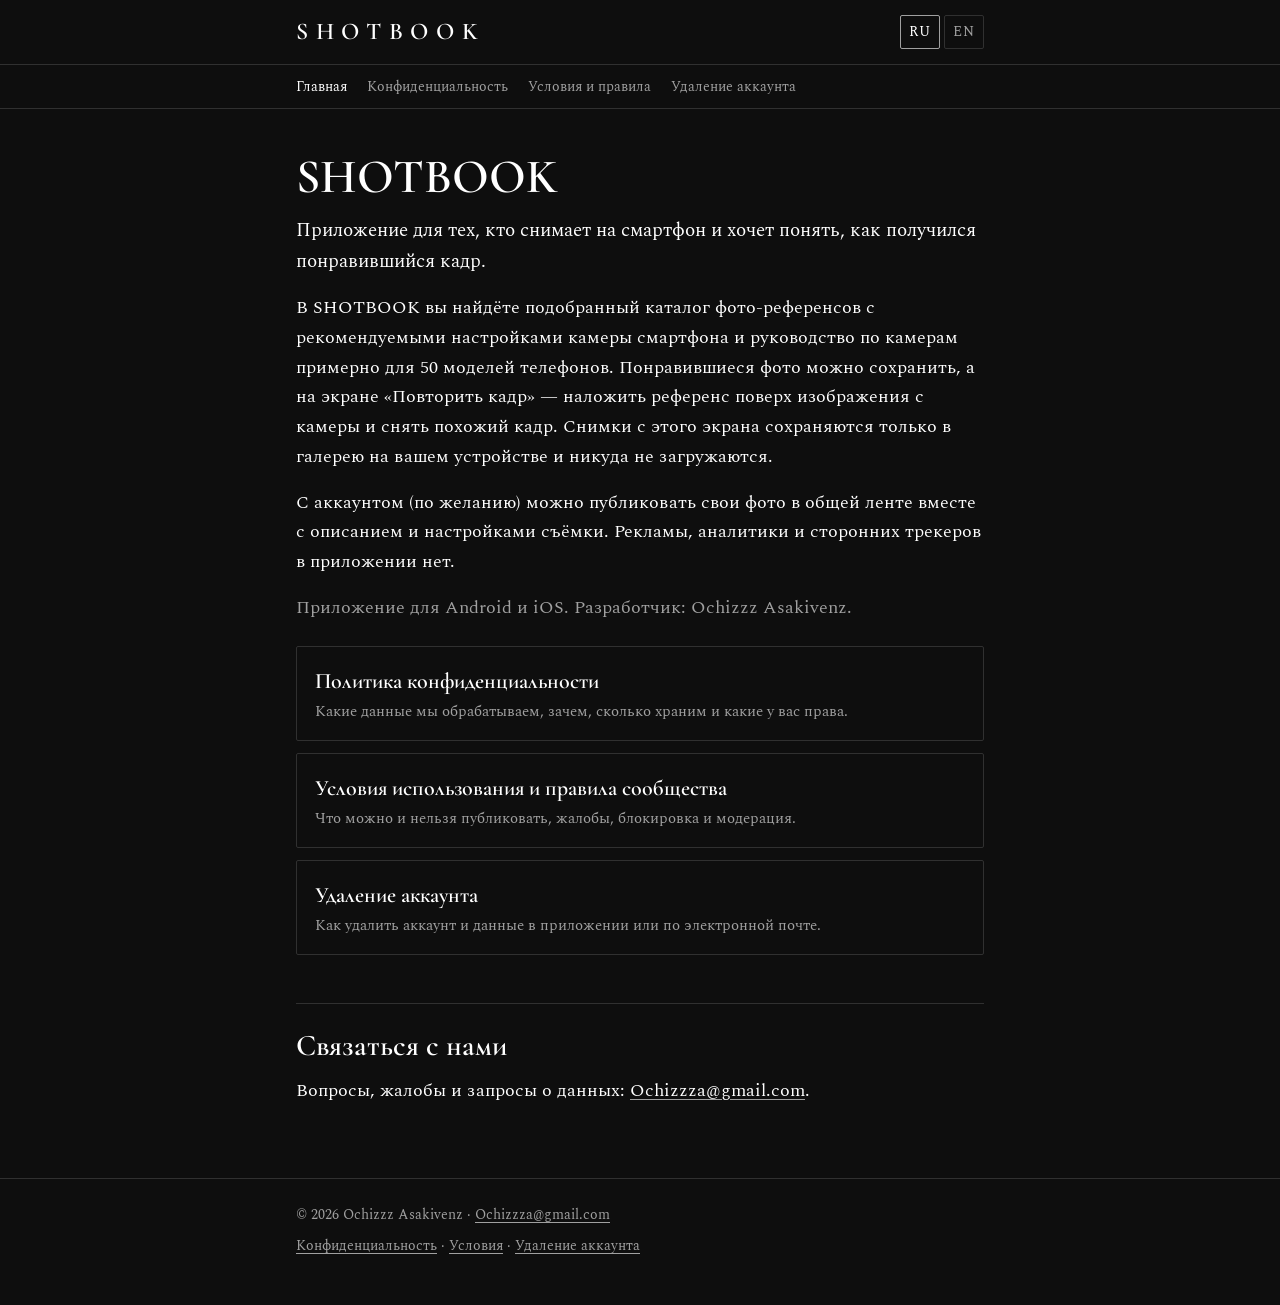
<file: docs/index.html>
<!doctype html>
<html lang="ru">
<head>
<meta charset="utf-8">
<meta name="viewport" content="width=device-width, initial-scale=1">
<title>SHOTBOOK</title>
<meta name="description" content="SHOTBOOK — каталог фото-референсов с настройками камеры смартфона. Политика конфиденциальности, условия использования и удаление аккаунта.">
<meta name="referrer" content="no-referrer">
<link rel="alternate" hreflang="ru" href="index.html">
<link rel="alternate" hreflang="en" href="index.en.html">
<link rel="preconnect" href="https://fonts.googleapis.com">
<link rel="preconnect" href="https://fonts.gstatic.com" crossorigin>
<link rel="stylesheet" href="https://fonts.googleapis.com/css2?family=Cormorant+Garamond:wght@600&amp;family=Spectral:wght@400;600&amp;display=swap">
<link rel="stylesheet" href="style.css">
</head>
<body>
<header class="site-header">
  <div class="wrap">
    <a class="wordmark" href="index.html">SHOTBOOK</a>
    <nav class="lang" aria-label="Язык / Language"><span aria-current="true">RU</span> <a href="index.en.html" hreflang="en" lang="en">EN</a></nav>
  </div>
</header>
<nav class="page-nav" aria-label="Разделы">
  <div class="wrap">
    <a href="index.html" aria-current="page">Главная</a>
    <a href="privacy.html">Конфиденциальность</a>
    <a href="terms.html">Условия и правила</a>
    <a href="delete-account.html">Удаление аккаунта</a>
  </div>
</nav>

<main>
  <div class="wrap">
    <h1>SHOTBOOK</h1>
    <p class="lead">Приложение для тех, кто снимает на смартфон и хочет понять, как получился понравившийся кадр.</p>

    <p>В SHOTBOOK вы найдёте подобранный каталог фото-референсов с рекомендуемыми настройками камеры смартфона и руководство по камерам примерно для 50 моделей телефонов. Понравившиеся фото можно сохранить, а на экране «Повторить кадр» — наложить референс поверх изображения с камеры и снять похожий кадр. Снимки с этого экрана сохраняются только в галерею на вашем устройстве и никуда не загружаются.</p>

    <p>С аккаунтом (по желанию) можно публиковать свои фото в общей ленте вместе с описанием и настройками съёмки. Рекламы, аналитики и сторонних трекеров в приложении нет.</p>

    <p class="muted">Приложение для Android и iOS. Разработчик: Ochizzz Asakivenz.</p>

    <ul class="card-list">
      <li><a href="privacy.html"><span class="title">Политика конфиденциальности</span><span class="desc">Какие данные мы обрабатываем, зачем, сколько храним и какие у вас права.</span></a></li>
      <li><a href="terms.html"><span class="title">Условия использования и правила сообщества</span><span class="desc">Что можно и нельзя публиковать, жалобы, блокировка и модерация.</span></a></li>
      <li><a href="delete-account.html"><span class="title">Удаление аккаунта</span><span class="desc">Как удалить аккаунт и данные в приложении или по электронной почте.</span></a></li>
    </ul>

    <h2>Связаться с нами</h2>
    <p>Вопросы, жалобы и запросы о данных: <a href="mailto:Ochizzza@gmail.com">Ochizzza@gmail.com</a>.</p>
  </div>
</main>

<footer class="site-footer">
  <div class="wrap">
    <p>© 2026 Ochizzz Asakivenz · <a href="mailto:Ochizzza@gmail.com">Ochizzza@gmail.com</a></p>
    <p><a href="privacy.html">Конфиденциальность</a> · <a href="terms.html">Условия</a> · <a href="delete-account.html">Удаление аккаунта</a></p>
  </div>
</footer>
</body>
</html>
</file>
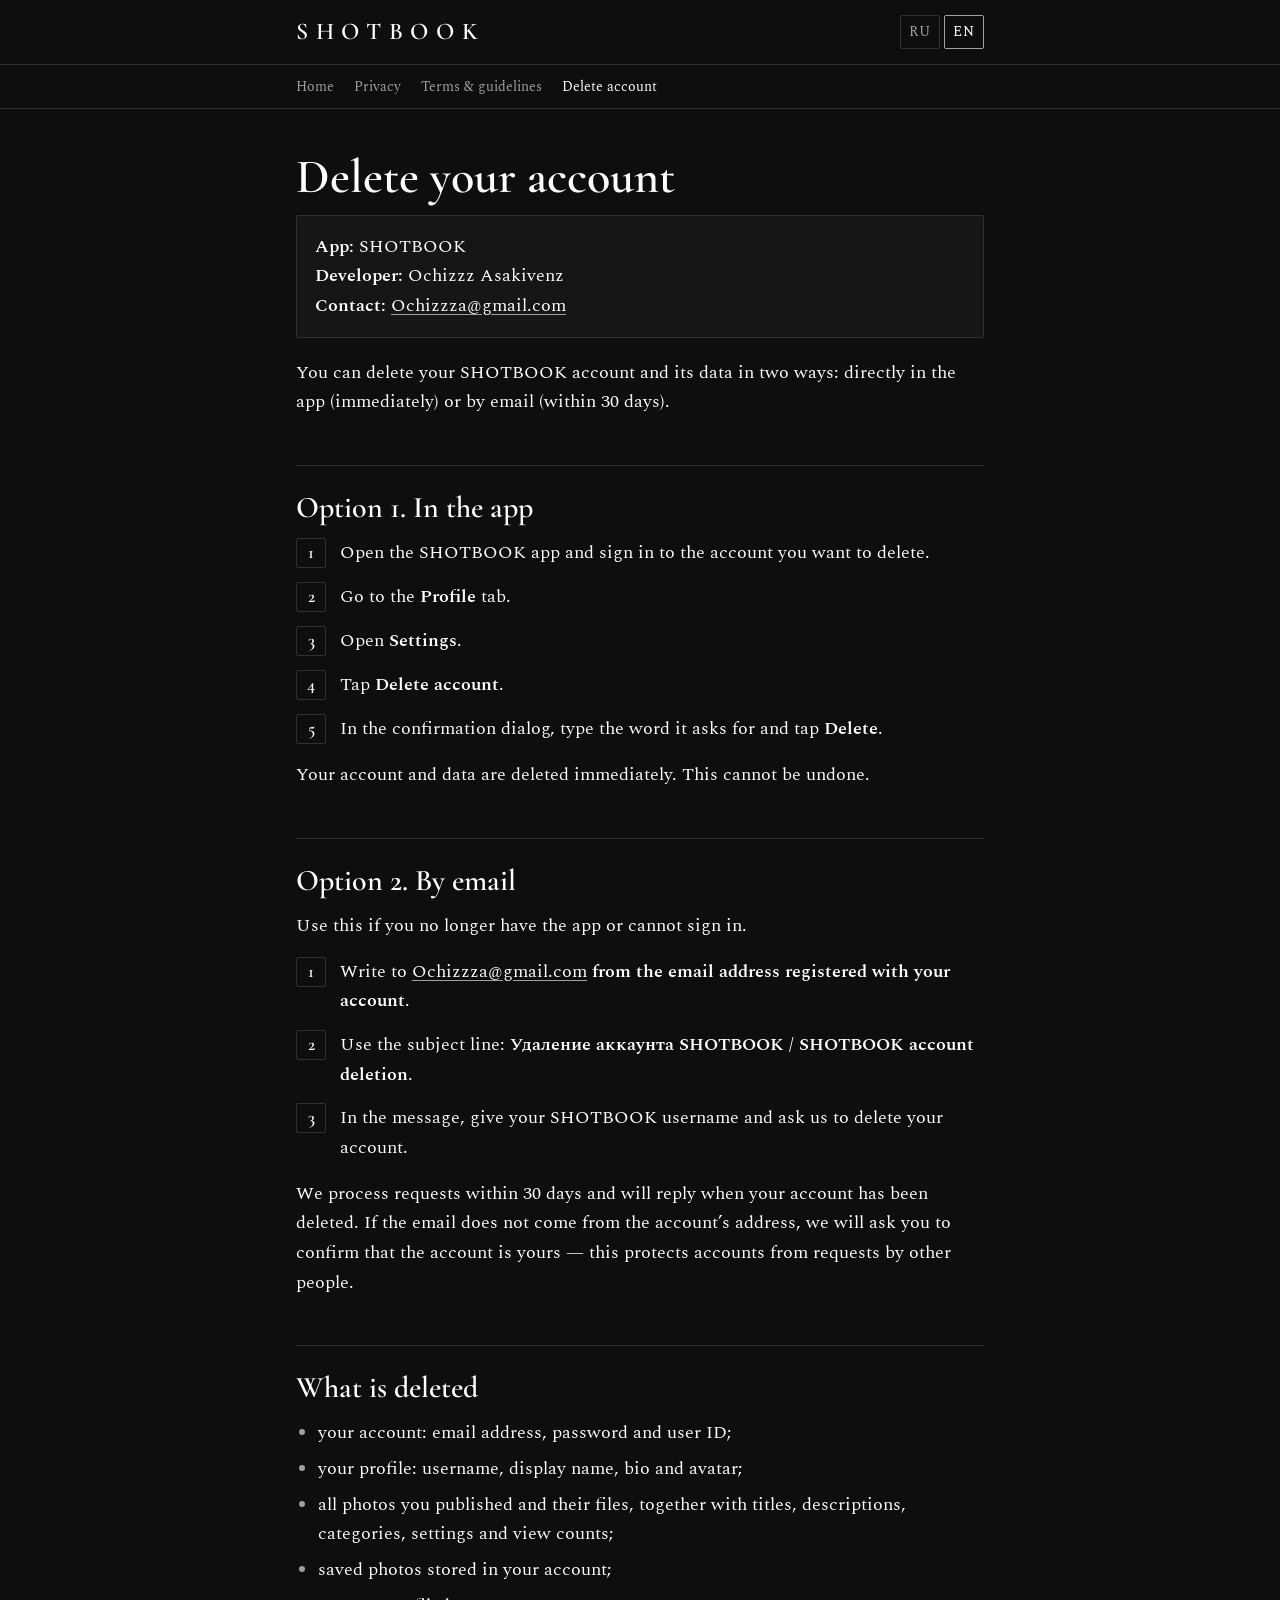
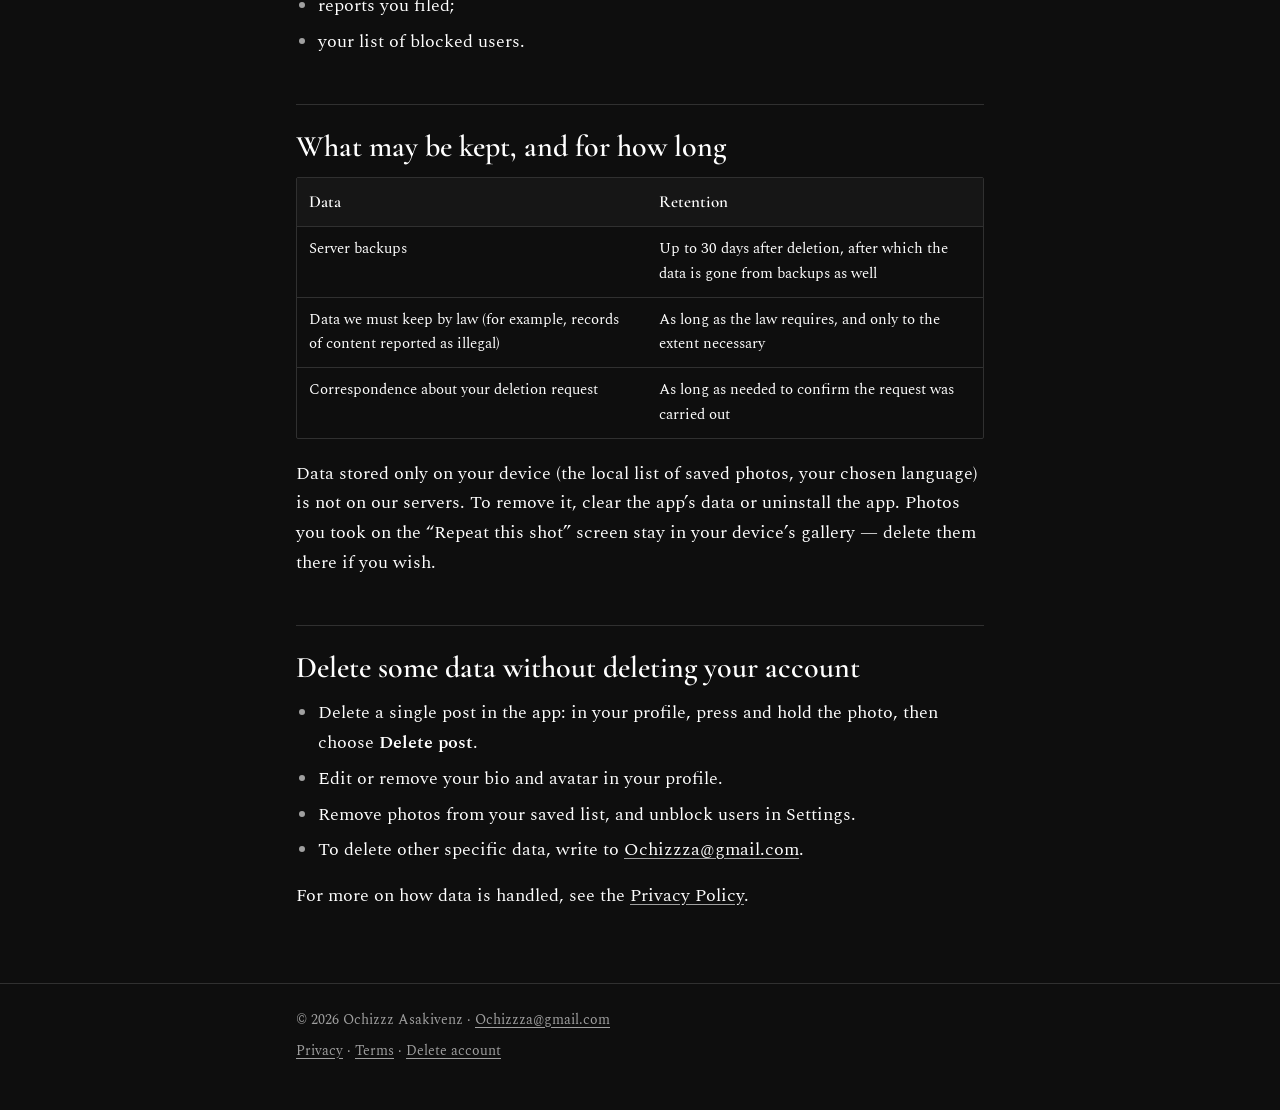
<file: docs/delete-account.en.html>
<!doctype html>
<html lang="en">
<head>
<meta charset="utf-8">
<meta name="viewport" content="width=device-width, initial-scale=1">
<title>Delete Account — SHOTBOOK</title>
<meta name="description" content="How to delete your SHOTBOOK account and related data: in the app or by email.">
<meta name="referrer" content="no-referrer">
<link rel="alternate" hreflang="ru" href="delete-account.html">
<link rel="alternate" hreflang="en" href="delete-account.en.html">
<link rel="preconnect" href="https://fonts.googleapis.com">
<link rel="preconnect" href="https://fonts.gstatic.com" crossorigin>
<link rel="stylesheet" href="https://fonts.googleapis.com/css2?family=Cormorant+Garamond:wght@600&amp;family=Spectral:wght@400;600&amp;display=swap">
<link rel="stylesheet" href="style.css">
</head>
<body>
<header class="site-header">
  <div class="wrap">
    <a class="wordmark" href="index.en.html">SHOTBOOK</a>
    <nav class="lang" aria-label="Language / Язык"><a href="delete-account.html" hreflang="ru" lang="ru">RU</a> <span aria-current="true">EN</span></nav>
  </div>
</header>
<nav class="page-nav" aria-label="Pages">
  <div class="wrap">
    <a href="index.en.html">Home</a>
    <a href="privacy.en.html">Privacy</a>
    <a href="terms.en.html">Terms &amp; guidelines</a>
    <a href="delete-account.en.html" aria-current="page">Delete account</a>
  </div>
</nav>

<main>
  <div class="wrap">
    <h1>Delete your account</h1>

    <div class="box">
      <p><strong>App:</strong> SHOTBOOK<br>
      <strong>Developer:</strong> Ochizzz Asakivenz<br>
      <strong>Contact:</strong> <a href="mailto:Ochizzza@gmail.com">Ochizzza@gmail.com</a></p>
    </div>

    <p>You can delete your SHOTBOOK account and its data in two ways: directly in the app (immediately) or by email (within 30 days).</p>

    <h2 id="in-app">Option 1. In the app</h2>
    <ol class="steps">
      <li>Open the SHOTBOOK app and sign in to the account you want to delete.</li>
      <li>Go to the <strong>Profile</strong> tab.</li>
      <li>Open <strong>Settings</strong>.</li>
      <li>Tap <strong>Delete account</strong>.</li>
      <li>In the confirmation dialog, type the word it asks for and tap <strong>Delete</strong>.</li>
    </ol>
    <p>Your account and data are deleted immediately. This cannot be undone.</p>

    <h2 id="email">Option 2. By email</h2>
    <p>Use this if you no longer have the app or cannot sign in.</p>
    <ol class="steps">
      <li>Write to <a href="mailto:Ochizzza@gmail.com?subject=%D0%A3%D0%B4%D0%B0%D0%BB%D0%B5%D0%BD%D0%B8%D0%B5%20%D0%B0%D0%BA%D0%BA%D0%B0%D1%83%D0%BD%D1%82%D0%B0%20SHOTBOOK%20/%20SHOTBOOK%20account%20deletion">Ochizzza@gmail.com</a> <strong>from the email address registered with your account</strong>.</li>
      <li>Use the subject line: <strong>Удаление аккаунта SHOTBOOK / SHOTBOOK account deletion</strong>.</li>
      <li>In the message, give your SHOTBOOK username and ask us to delete your account.</li>
    </ol>
    <p>We process requests within 30 days and will reply when your account has been deleted. If the email does not come from the account’s address, we will ask you to confirm that the account is yours — this protects accounts from requests by other people.</p>

    <h2 id="what">What is deleted</h2>
    <ul>
      <li>your account: email address, password and user ID;</li>
      <li>your profile: username, display name, bio and avatar;</li>
      <li>all photos you published and their files, together with titles, descriptions, categories, settings and view counts;</li>
      <li>saved photos stored in your account;</li>
      <li>reports you filed;</li>
      <li>your list of blocked users.</li>
    </ul>

    <h2 id="kept">What may be kept, and for how long</h2>
    <div class="table-scroll">
      <table>
        <thead><tr><th>Data</th><th>Retention</th></tr></thead>
        <tbody>
          <tr><td>Server backups</td><td>Up to 30 days after deletion, after which the data is gone from backups as well</td></tr>
          <tr><td>Data we must keep by law (for example, records of content reported as illegal)</td><td>As long as the law requires, and only to the extent necessary</td></tr>
          <tr><td>Correspondence about your deletion request</td><td>As long as needed to confirm the request was carried out</td></tr>
        </tbody>
      </table>
    </div>
    <p>Data stored only on your device (the local list of saved photos, your chosen language) is not on our servers. To remove it, clear the app’s data or uninstall the app. Photos you took on the “Repeat this shot” screen stay in your device’s gallery — delete them there if you wish.</p>

    <h2 id="partial">Delete some data without deleting your account</h2>
    <ul>
      <li>Delete a single post in the app: in your profile, press and hold the photo, then choose <strong>Delete post</strong>.</li>
      <li>Edit or remove your bio and avatar in your profile.</li>
      <li>Remove photos from your saved list, and unblock users in Settings.</li>
      <li>To delete other specific data, write to <a href="mailto:Ochizzza@gmail.com">Ochizzza@gmail.com</a>.</li>
    </ul>

    <p>For more on how data is handled, see the <a href="privacy.en.html">Privacy Policy</a>.</p>
  </div>
</main>

<footer class="site-footer">
  <div class="wrap">
    <p>© 2026 Ochizzz Asakivenz · <a href="mailto:Ochizzza@gmail.com">Ochizzza@gmail.com</a></p>
    <p><a href="privacy.en.html">Privacy</a> · <a href="terms.en.html">Terms</a> · <a href="delete-account.en.html">Delete account</a></p>
  </div>
</footer>
</body>
</html>
</file>
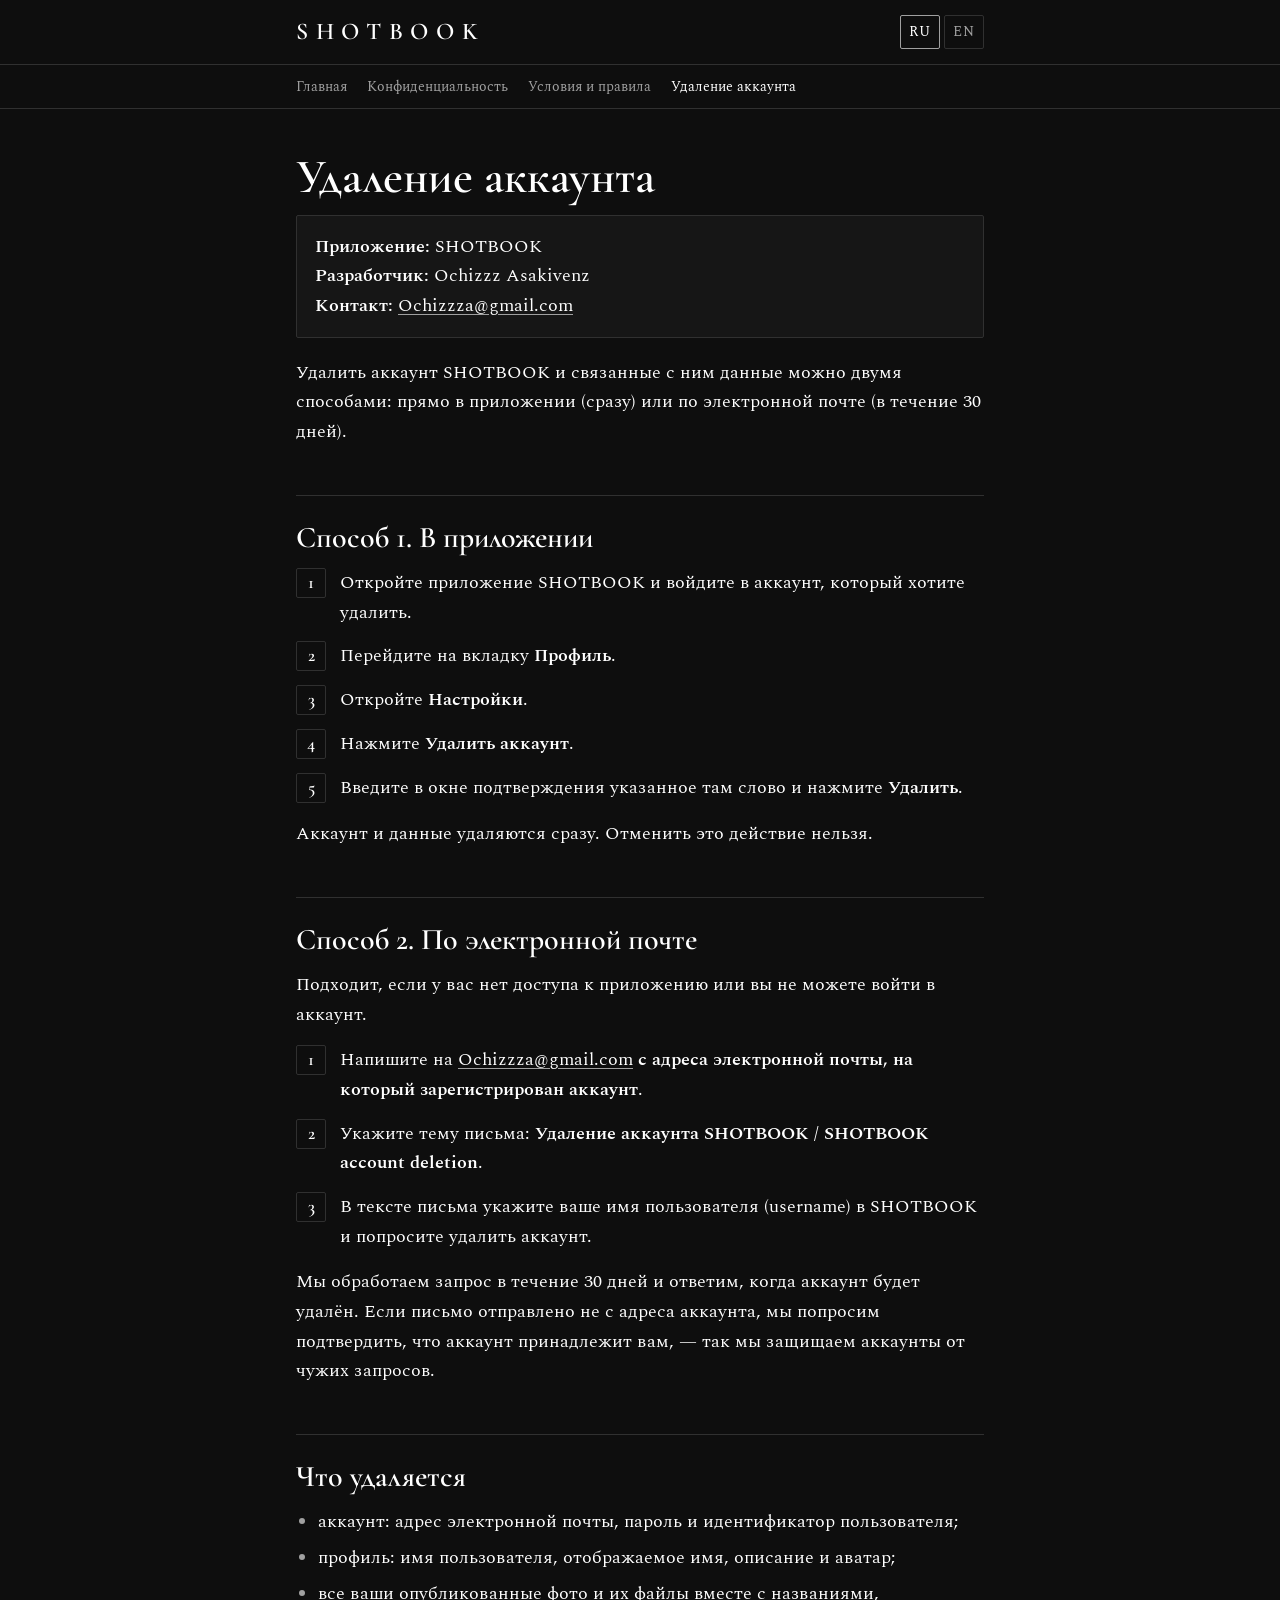
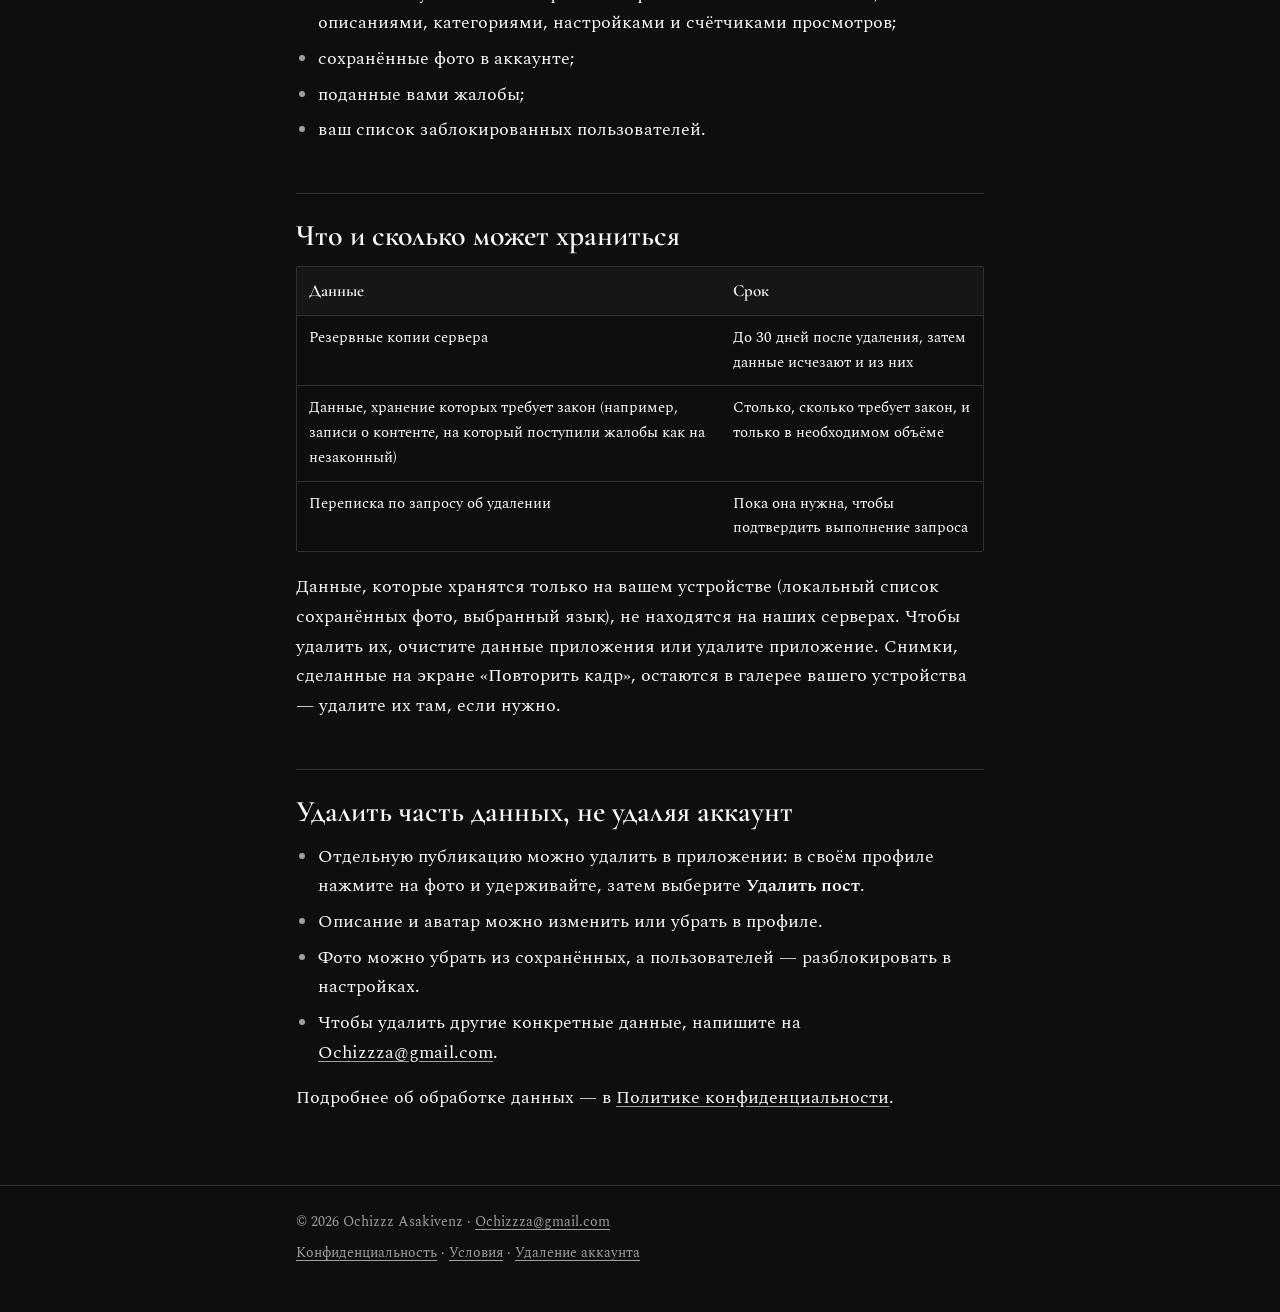
<file: docs/delete-account.html>
<!doctype html>
<html lang="ru">
<head>
<meta charset="utf-8">
<meta name="viewport" content="width=device-width, initial-scale=1">
<title>Удаление аккаунта — SHOTBOOK</title>
<meta name="description" content="Как удалить аккаунт SHOTBOOK и связанные с ним данные: в приложении или по электронной почте.">
<meta name="referrer" content="no-referrer">
<link rel="alternate" hreflang="ru" href="delete-account.html">
<link rel="alternate" hreflang="en" href="delete-account.en.html">
<link rel="preconnect" href="https://fonts.googleapis.com">
<link rel="preconnect" href="https://fonts.gstatic.com" crossorigin>
<link rel="stylesheet" href="https://fonts.googleapis.com/css2?family=Cormorant+Garamond:wght@600&amp;family=Spectral:wght@400;600&amp;display=swap">
<link rel="stylesheet" href="style.css">
</head>
<body>
<header class="site-header">
  <div class="wrap">
    <a class="wordmark" href="index.html">SHOTBOOK</a>
    <nav class="lang" aria-label="Язык / Language"><span aria-current="true">RU</span> <a href="delete-account.en.html" hreflang="en" lang="en">EN</a></nav>
  </div>
</header>
<nav class="page-nav" aria-label="Разделы">
  <div class="wrap">
    <a href="index.html">Главная</a>
    <a href="privacy.html">Конфиденциальность</a>
    <a href="terms.html">Условия и правила</a>
    <a href="delete-account.html" aria-current="page">Удаление аккаунта</a>
  </div>
</nav>

<main>
  <div class="wrap">
    <h1>Удаление аккаунта</h1>

    <div class="box">
      <p><strong>Приложение:</strong> SHOTBOOK<br>
      <strong>Разработчик:</strong> Ochizzz Asakivenz<br>
      <strong>Контакт:</strong> <a href="mailto:Ochizzza@gmail.com">Ochizzza@gmail.com</a></p>
    </div>

    <p>Удалить аккаунт SHOTBOOK и связанные с ним данные можно двумя способами: прямо в приложении (сразу) или по электронной почте (в течение 30 дней).</p>

    <h2 id="in-app">Способ 1. В приложении</h2>
    <ol class="steps">
      <li>Откройте приложение SHOTBOOK и войдите в аккаунт, который хотите удалить.</li>
      <li>Перейдите на вкладку <strong>Профиль</strong>.</li>
      <li>Откройте <strong>Настройки</strong>.</li>
      <li>Нажмите <strong>Удалить аккаунт</strong>.</li>
      <li>Введите в окне подтверждения указанное там слово и нажмите <strong>Удалить</strong>.</li>
    </ol>
    <p>Аккаунт и данные удаляются сразу. Отменить это действие нельзя.</p>

    <h2 id="email">Способ 2. По электронной почте</h2>
    <p>Подходит, если у вас нет доступа к приложению или вы не можете войти в аккаунт.</p>
    <ol class="steps">
      <li>Напишите на <a href="mailto:Ochizzza@gmail.com?subject=%D0%A3%D0%B4%D0%B0%D0%BB%D0%B5%D0%BD%D0%B8%D0%B5%20%D0%B0%D0%BA%D0%BA%D0%B0%D1%83%D0%BD%D1%82%D0%B0%20SHOTBOOK%20/%20SHOTBOOK%20account%20deletion">Ochizzza@gmail.com</a> <strong>с адреса электронной почты, на который зарегистрирован аккаунт</strong>.</li>
      <li>Укажите тему письма: <strong>Удаление аккаунта SHOTBOOK / SHOTBOOK account deletion</strong>.</li>
      <li>В тексте письма укажите ваше имя пользователя (username) в SHOTBOOK и попросите удалить аккаунт.</li>
    </ol>
    <p>Мы обработаем запрос в течение 30 дней и ответим, когда аккаунт будет удалён. Если письмо отправлено не с адреса аккаунта, мы попросим подтвердить, что аккаунт принадлежит вам, — так мы защищаем аккаунты от чужих запросов.</p>

    <h2 id="what">Что удаляется</h2>
    <ul>
      <li>аккаунт: адрес электронной почты, пароль и идентификатор пользователя;</li>
      <li>профиль: имя пользователя, отображаемое имя, описание и аватар;</li>
      <li>все ваши опубликованные фото и их файлы вместе с названиями, описаниями, категориями, настройками и счётчиками просмотров;</li>
      <li>сохранённые фото в аккаунте;</li>
      <li>поданные вами жалобы;</li>
      <li>ваш список заблокированных пользователей.</li>
    </ul>

    <h2 id="kept">Что и сколько может храниться</h2>
    <div class="table-scroll">
      <table>
        <thead><tr><th>Данные</th><th>Срок</th></tr></thead>
        <tbody>
          <tr><td>Резервные копии сервера</td><td>До 30 дней после удаления, затем данные исчезают и из них</td></tr>
          <tr><td>Данные, хранение которых требует закон (например, записи о контенте, на который поступили жалобы как на незаконный)</td><td>Столько, сколько требует закон, и только в необходимом объёме</td></tr>
          <tr><td>Переписка по запросу об удалении</td><td>Пока она нужна, чтобы подтвердить выполнение запроса</td></tr>
        </tbody>
      </table>
    </div>
    <p>Данные, которые хранятся только на вашем устройстве (локальный список сохранённых фото, выбранный язык), не находятся на наших серверах. Чтобы удалить их, очистите данные приложения или удалите приложение. Снимки, сделанные на экране «Повторить кадр», остаются в галерее вашего устройства — удалите их там, если нужно.</p>

    <h2 id="partial">Удалить часть данных, не удаляя аккаунт</h2>
    <ul>
      <li>Отдельную публикацию можно удалить в приложении: в своём профиле нажмите на фото и удерживайте, затем выберите <strong>Удалить пост</strong>.</li>
      <li>Описание и аватар можно изменить или убрать в профиле.</li>
      <li>Фото можно убрать из сохранённых, а пользователей — разблокировать в настройках.</li>
      <li>Чтобы удалить другие конкретные данные, напишите на <a href="mailto:Ochizzza@gmail.com">Ochizzza@gmail.com</a>.</li>
    </ul>

    <p>Подробнее об обработке данных — в <a href="privacy.html">Политике конфиденциальности</a>.</p>
  </div>
</main>

<footer class="site-footer">
  <div class="wrap">
    <p>© 2026 Ochizzz Asakivenz · <a href="mailto:Ochizzza@gmail.com">Ochizzza@gmail.com</a></p>
    <p><a href="privacy.html">Конфиденциальность</a> · <a href="terms.html">Условия</a> · <a href="delete-account.html">Удаление аккаунта</a></p>
  </div>
</footer>
</body>
</html>
</file>
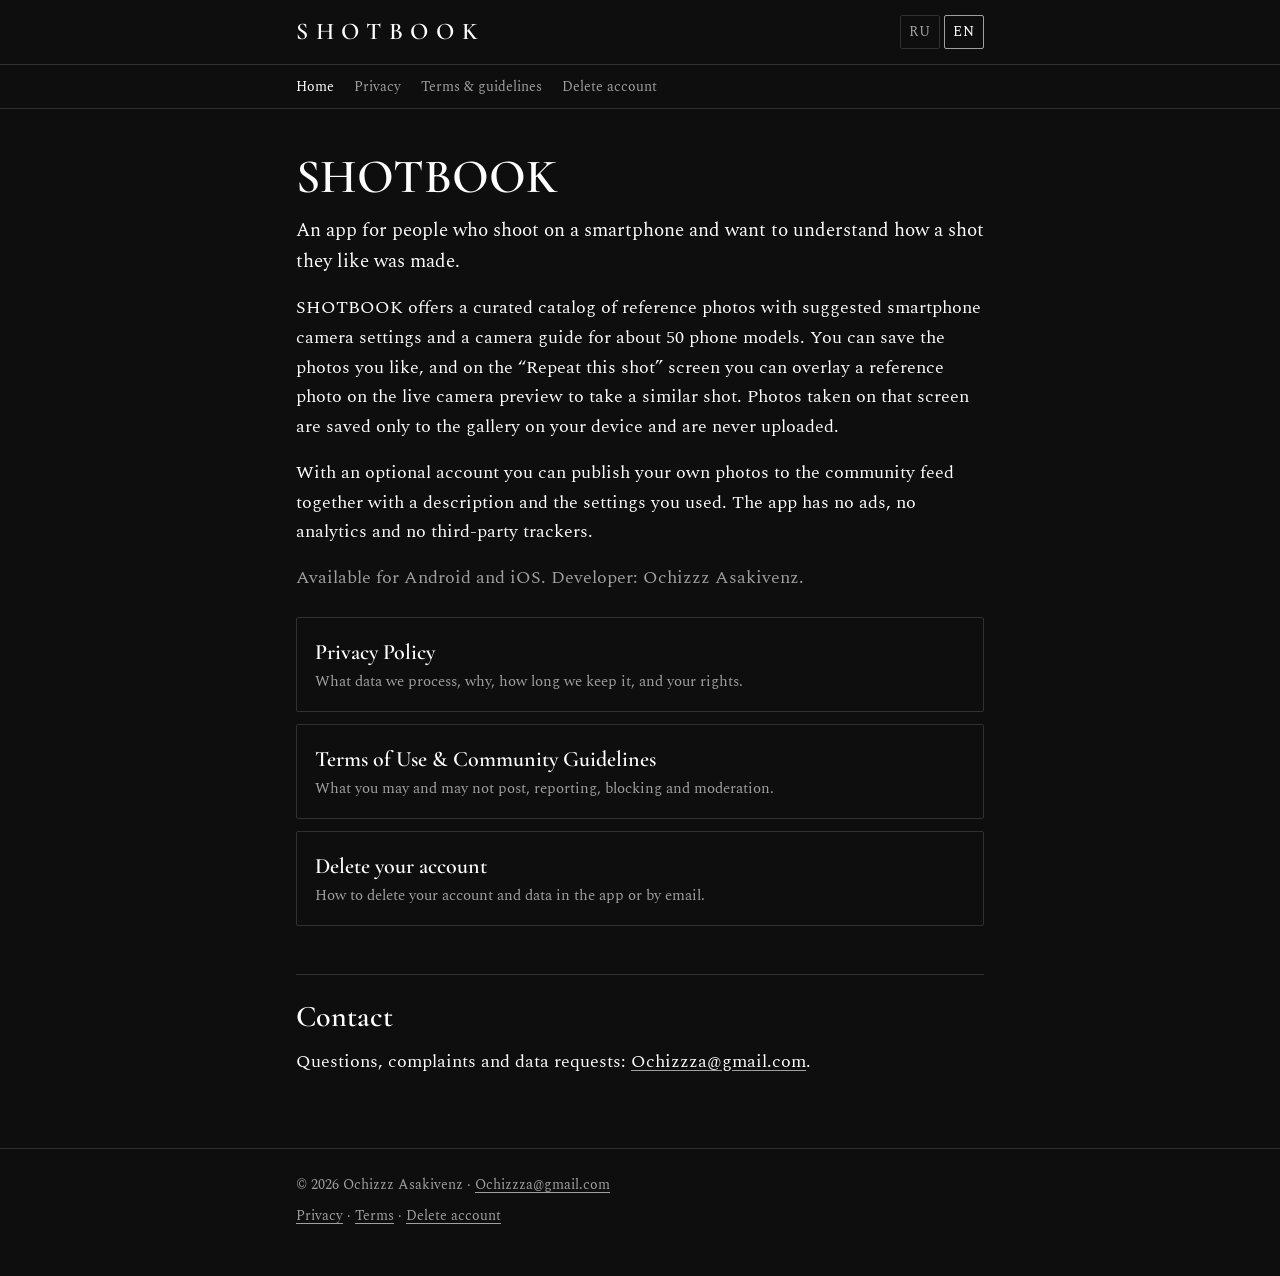
<file: docs/index.en.html>
<!doctype html>
<html lang="en">
<head>
<meta charset="utf-8">
<meta name="viewport" content="width=device-width, initial-scale=1">
<title>SHOTBOOK</title>
<meta name="description" content="SHOTBOOK — a catalog of reference photos with smartphone camera settings. Privacy Policy, Terms of Use and account deletion.">
<meta name="referrer" content="no-referrer">
<link rel="alternate" hreflang="ru" href="index.html">
<link rel="alternate" hreflang="en" href="index.en.html">
<link rel="preconnect" href="https://fonts.googleapis.com">
<link rel="preconnect" href="https://fonts.gstatic.com" crossorigin>
<link rel="stylesheet" href="https://fonts.googleapis.com/css2?family=Cormorant+Garamond:wght@600&amp;family=Spectral:wght@400;600&amp;display=swap">
<link rel="stylesheet" href="style.css">
</head>
<body>
<header class="site-header">
  <div class="wrap">
    <a class="wordmark" href="index.en.html">SHOTBOOK</a>
    <nav class="lang" aria-label="Language / Язык"><a href="index.html" hreflang="ru" lang="ru">RU</a> <span aria-current="true">EN</span></nav>
  </div>
</header>
<nav class="page-nav" aria-label="Pages">
  <div class="wrap">
    <a href="index.en.html" aria-current="page">Home</a>
    <a href="privacy.en.html">Privacy</a>
    <a href="terms.en.html">Terms &amp; guidelines</a>
    <a href="delete-account.en.html">Delete account</a>
  </div>
</nav>

<main>
  <div class="wrap">
    <h1>SHOTBOOK</h1>
    <p class="lead">An app for people who shoot on a smartphone and want to understand how a shot they like was made.</p>

    <p>SHOTBOOK offers a curated catalog of reference photos with suggested smartphone camera settings and a camera guide for about 50 phone models. You can save the photos you like, and on the “Repeat this shot” screen you can overlay a reference photo on the live camera preview to take a similar shot. Photos taken on that screen are saved only to the gallery on your device and are never uploaded.</p>

    <p>With an optional account you can publish your own photos to the community feed together with a description and the settings you used. The app has no ads, no analytics and no third-party trackers.</p>

    <p class="muted">Available for Android and iOS. Developer: Ochizzz Asakivenz.</p>

    <ul class="card-list">
      <li><a href="privacy.en.html"><span class="title">Privacy Policy</span><span class="desc">What data we process, why, how long we keep it, and your rights.</span></a></li>
      <li><a href="terms.en.html"><span class="title">Terms of Use &amp; Community Guidelines</span><span class="desc">What you may and may not post, reporting, blocking and moderation.</span></a></li>
      <li><a href="delete-account.en.html"><span class="title">Delete your account</span><span class="desc">How to delete your account and data in the app or by email.</span></a></li>
    </ul>

    <h2>Contact</h2>
    <p>Questions, complaints and data requests: <a href="mailto:Ochizzza@gmail.com">Ochizzza@gmail.com</a>.</p>
  </div>
</main>

<footer class="site-footer">
  <div class="wrap">
    <p>© 2026 Ochizzz Asakivenz · <a href="mailto:Ochizzza@gmail.com">Ochizzza@gmail.com</a></p>
    <p><a href="privacy.en.html">Privacy</a> · <a href="terms.en.html">Terms</a> · <a href="delete-account.en.html">Delete account</a></p>
  </div>
</footer>
</body>
</html>
</file>
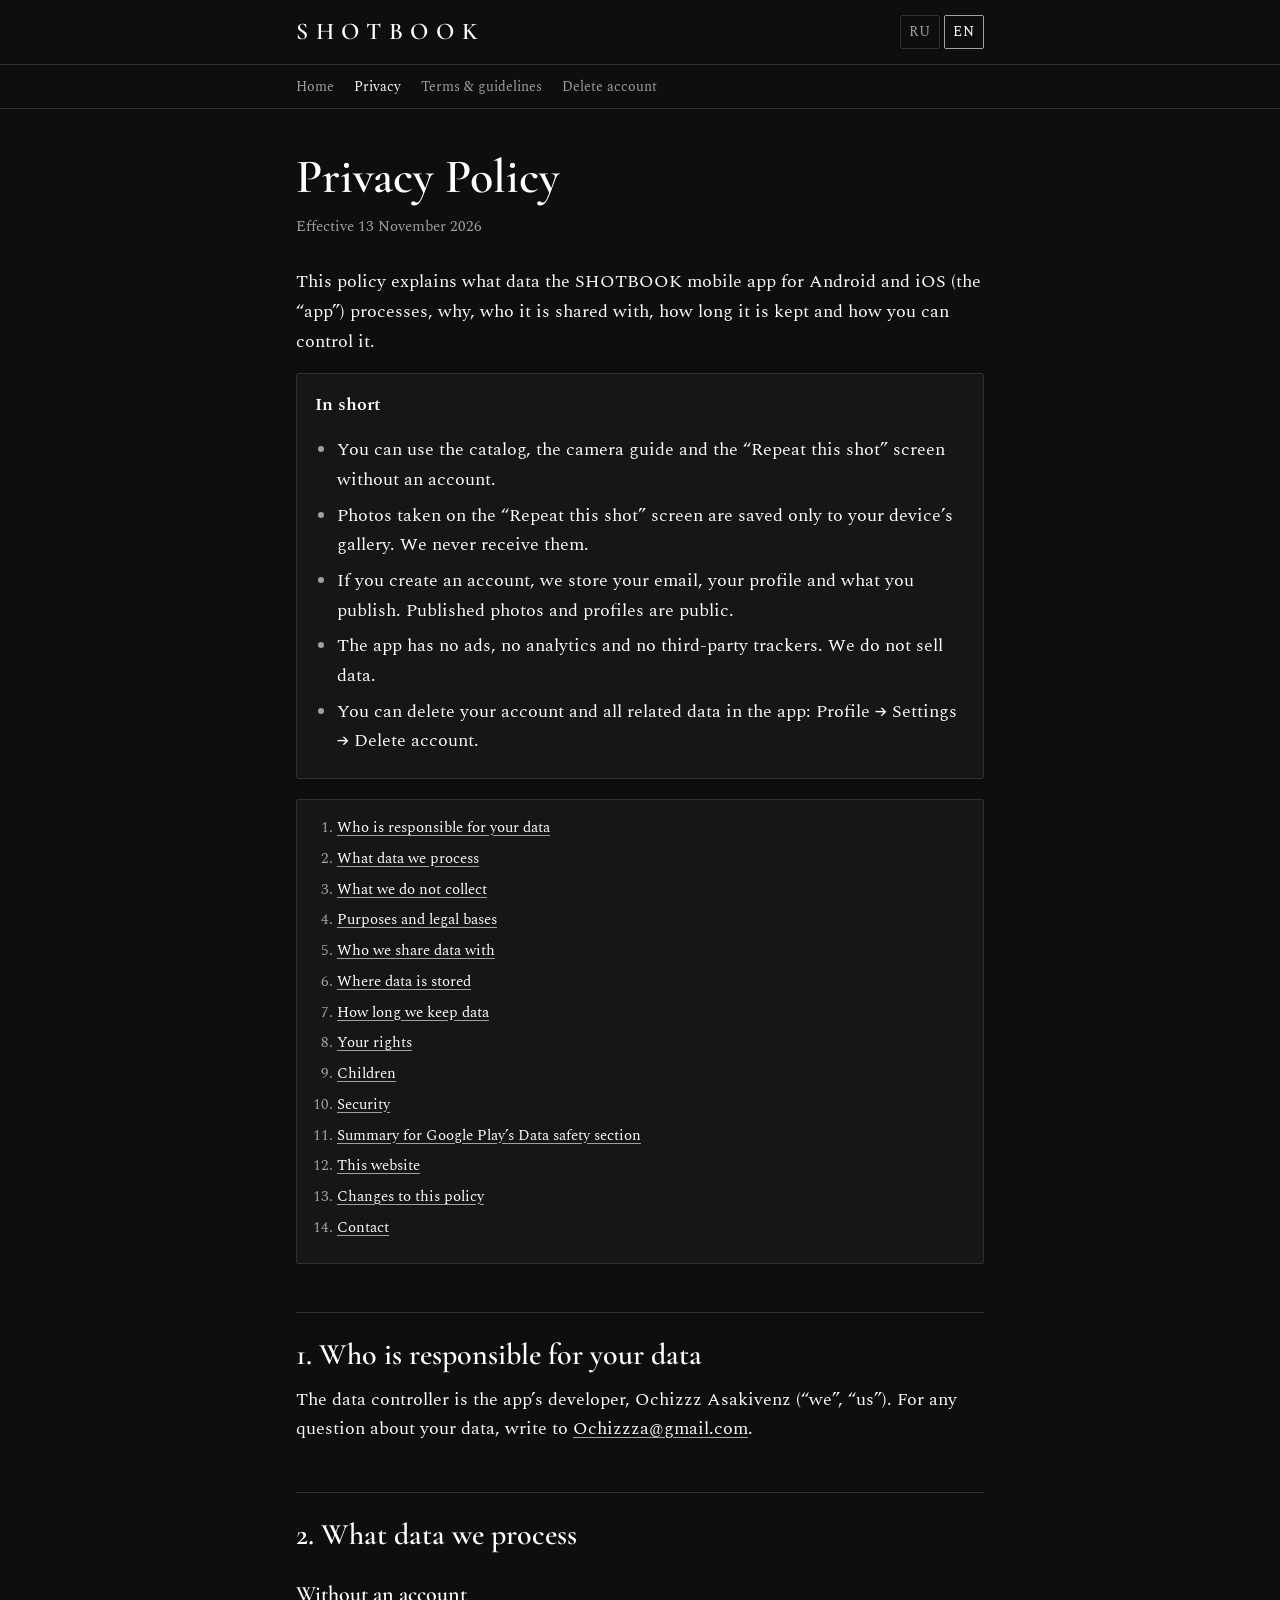
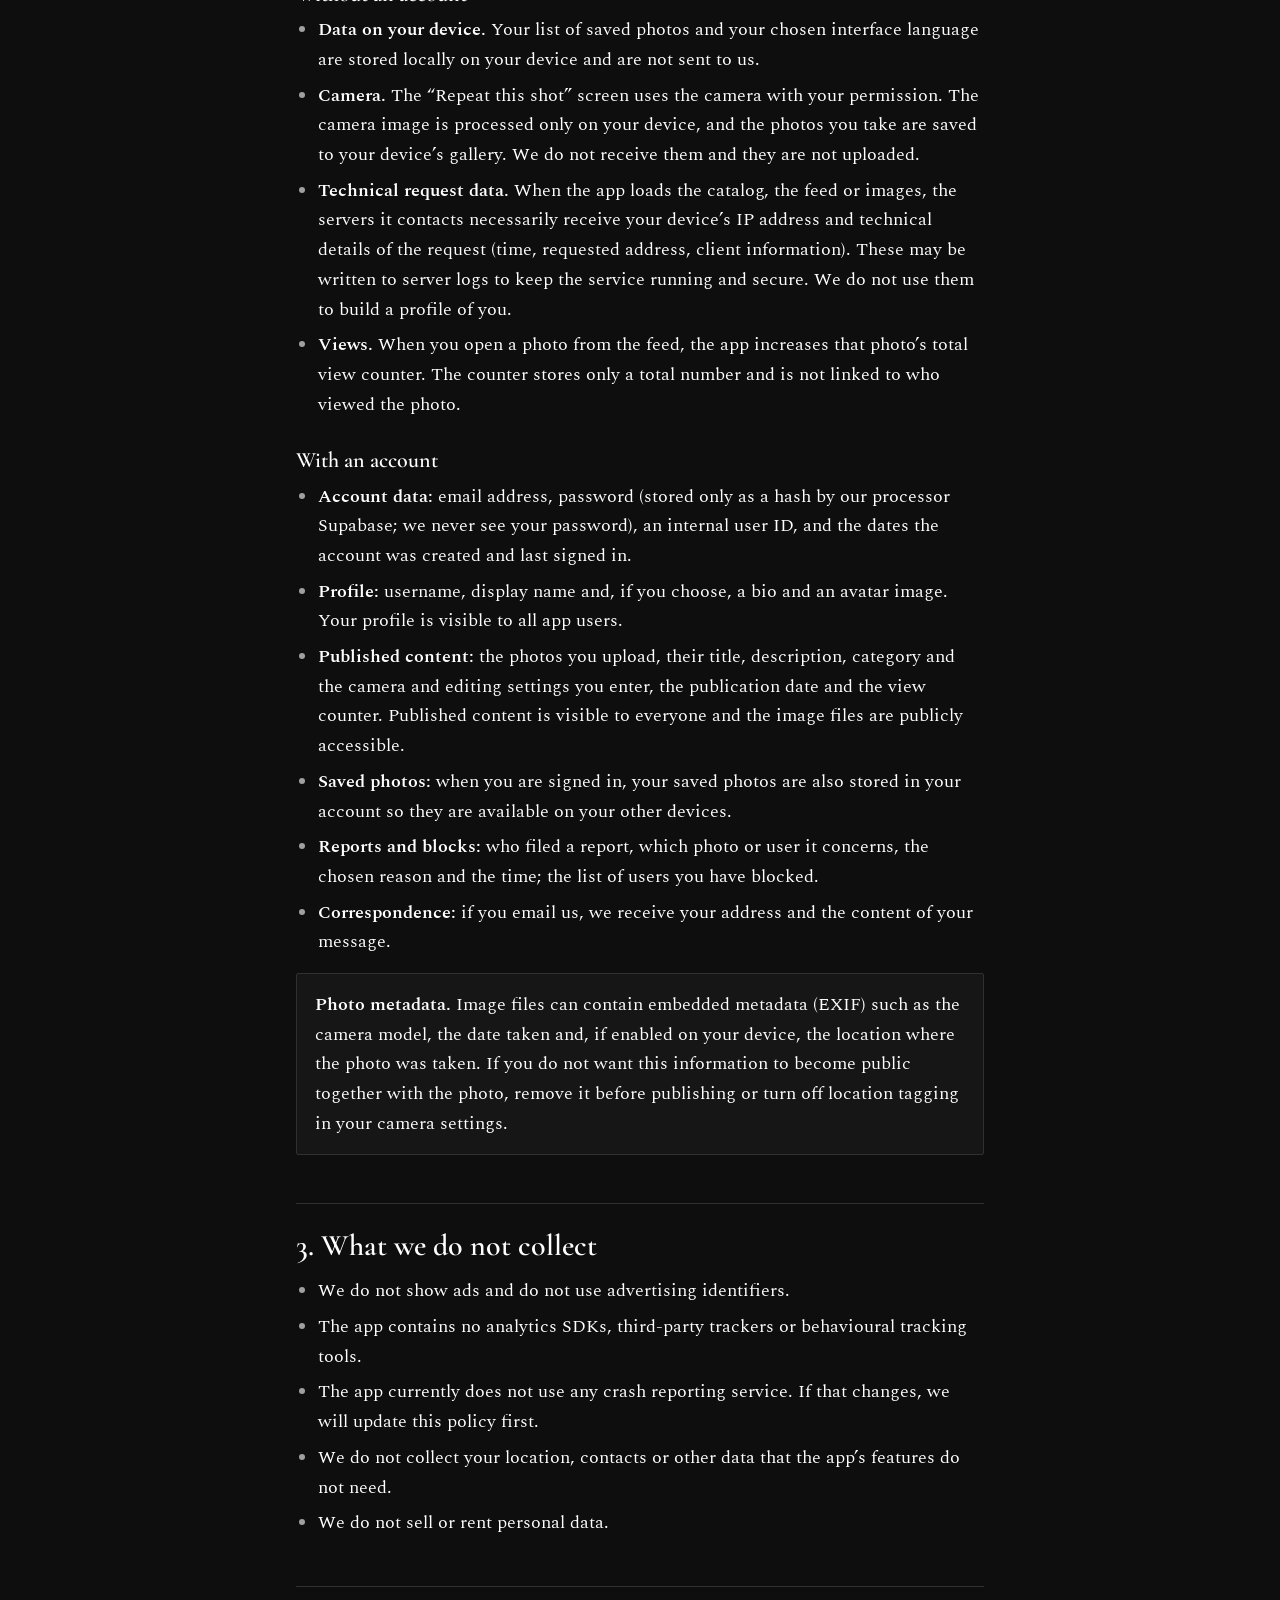
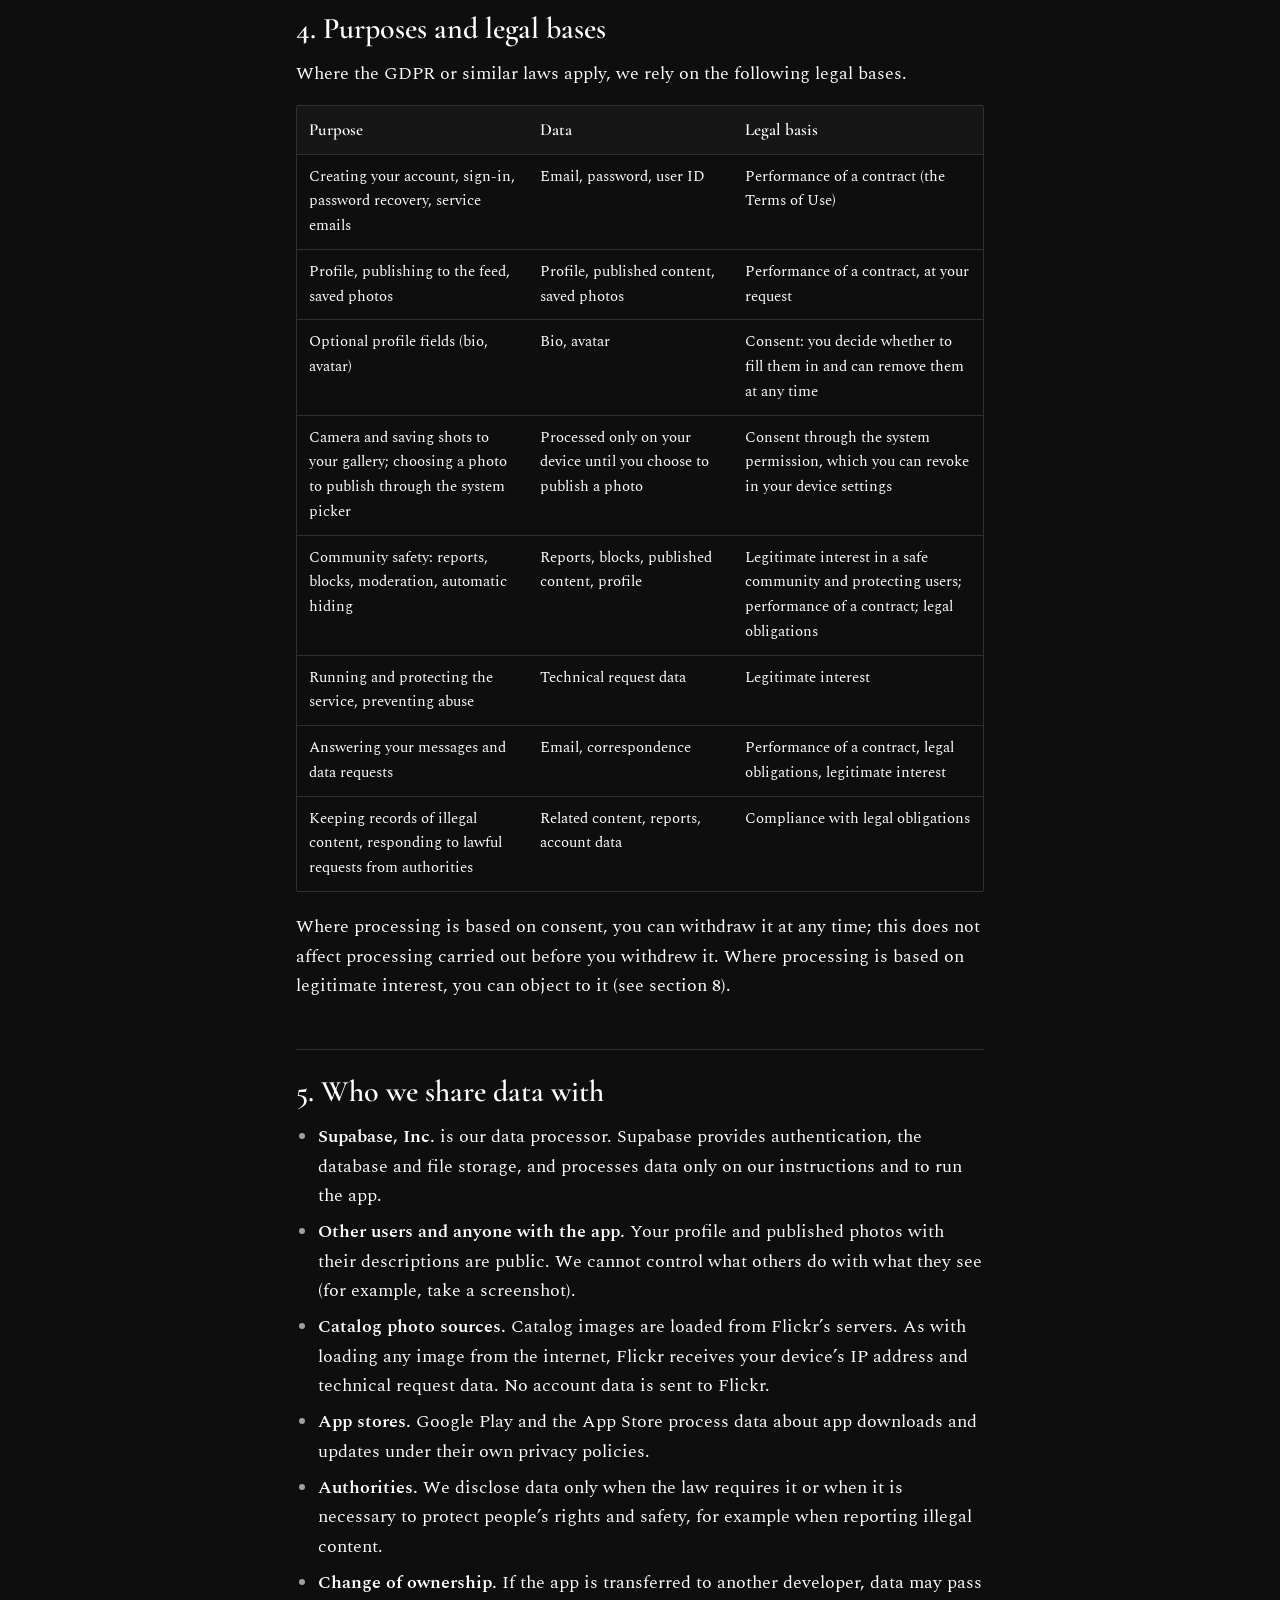
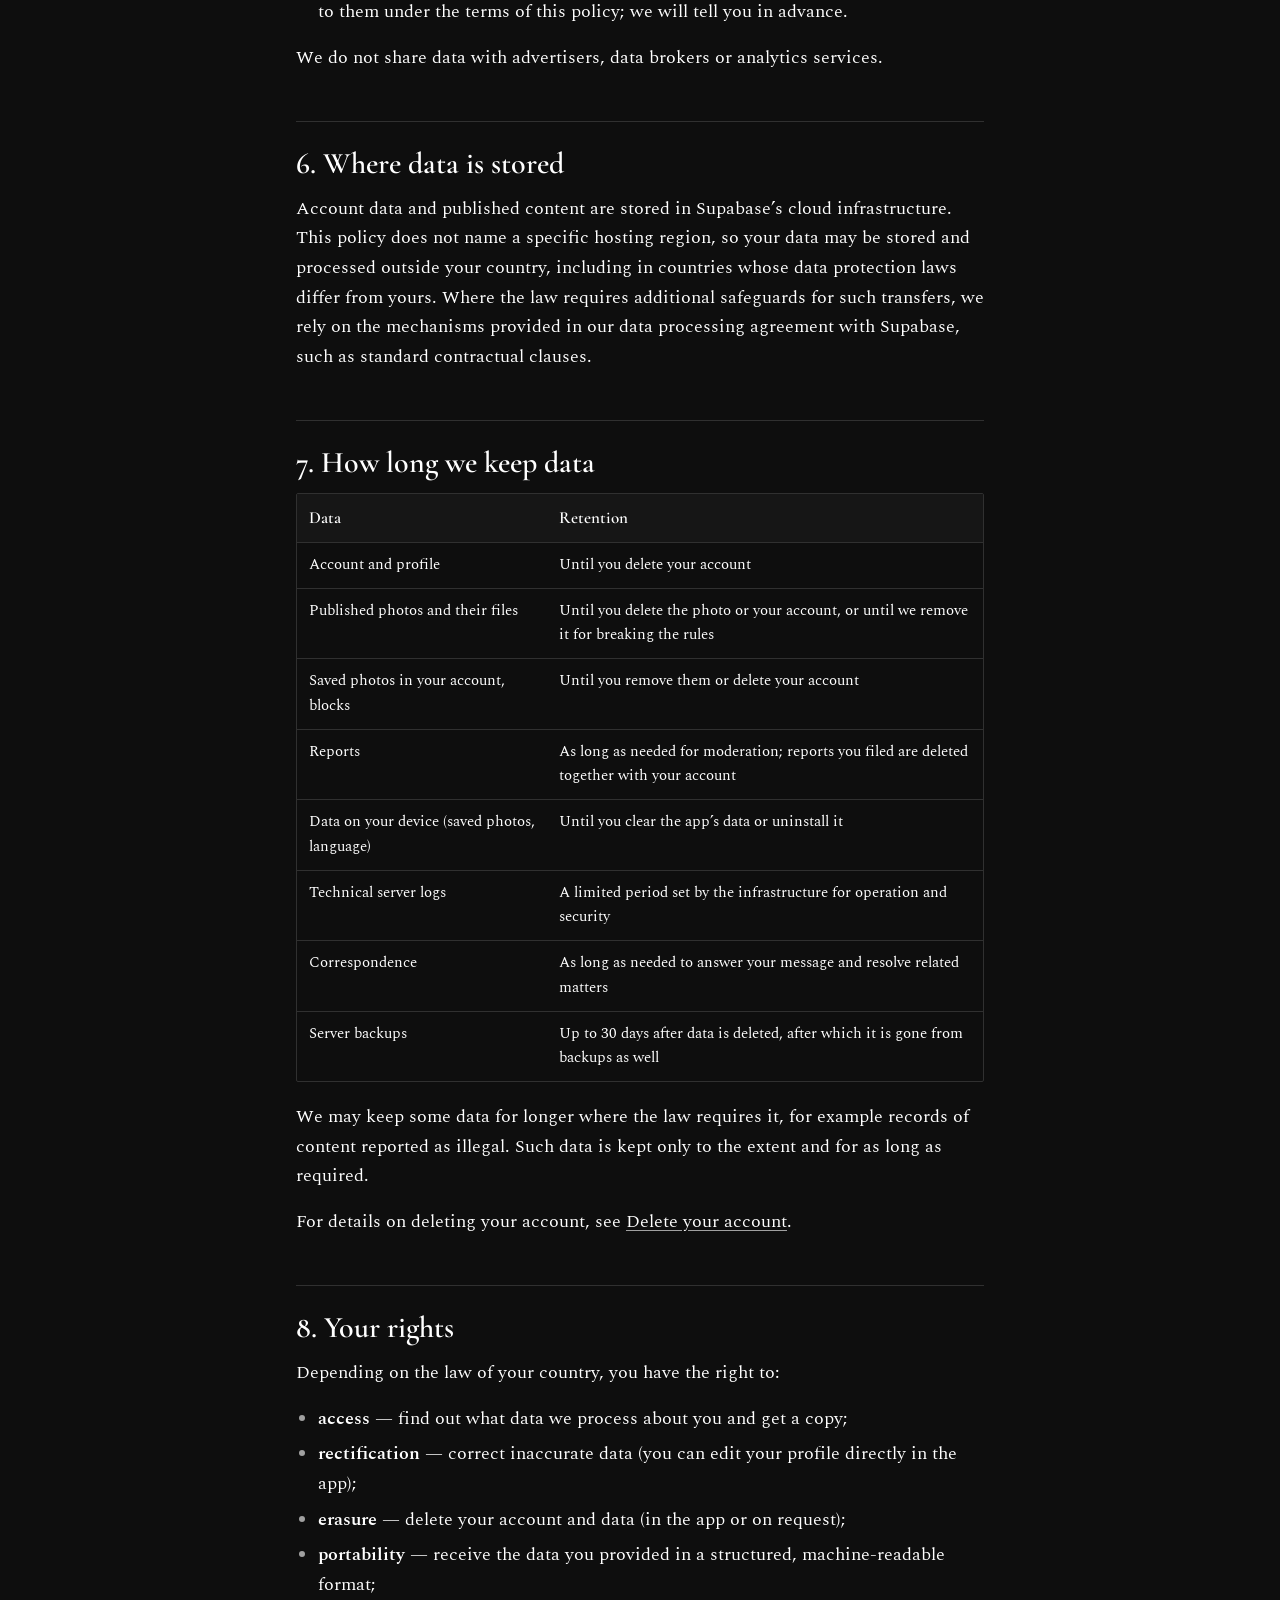
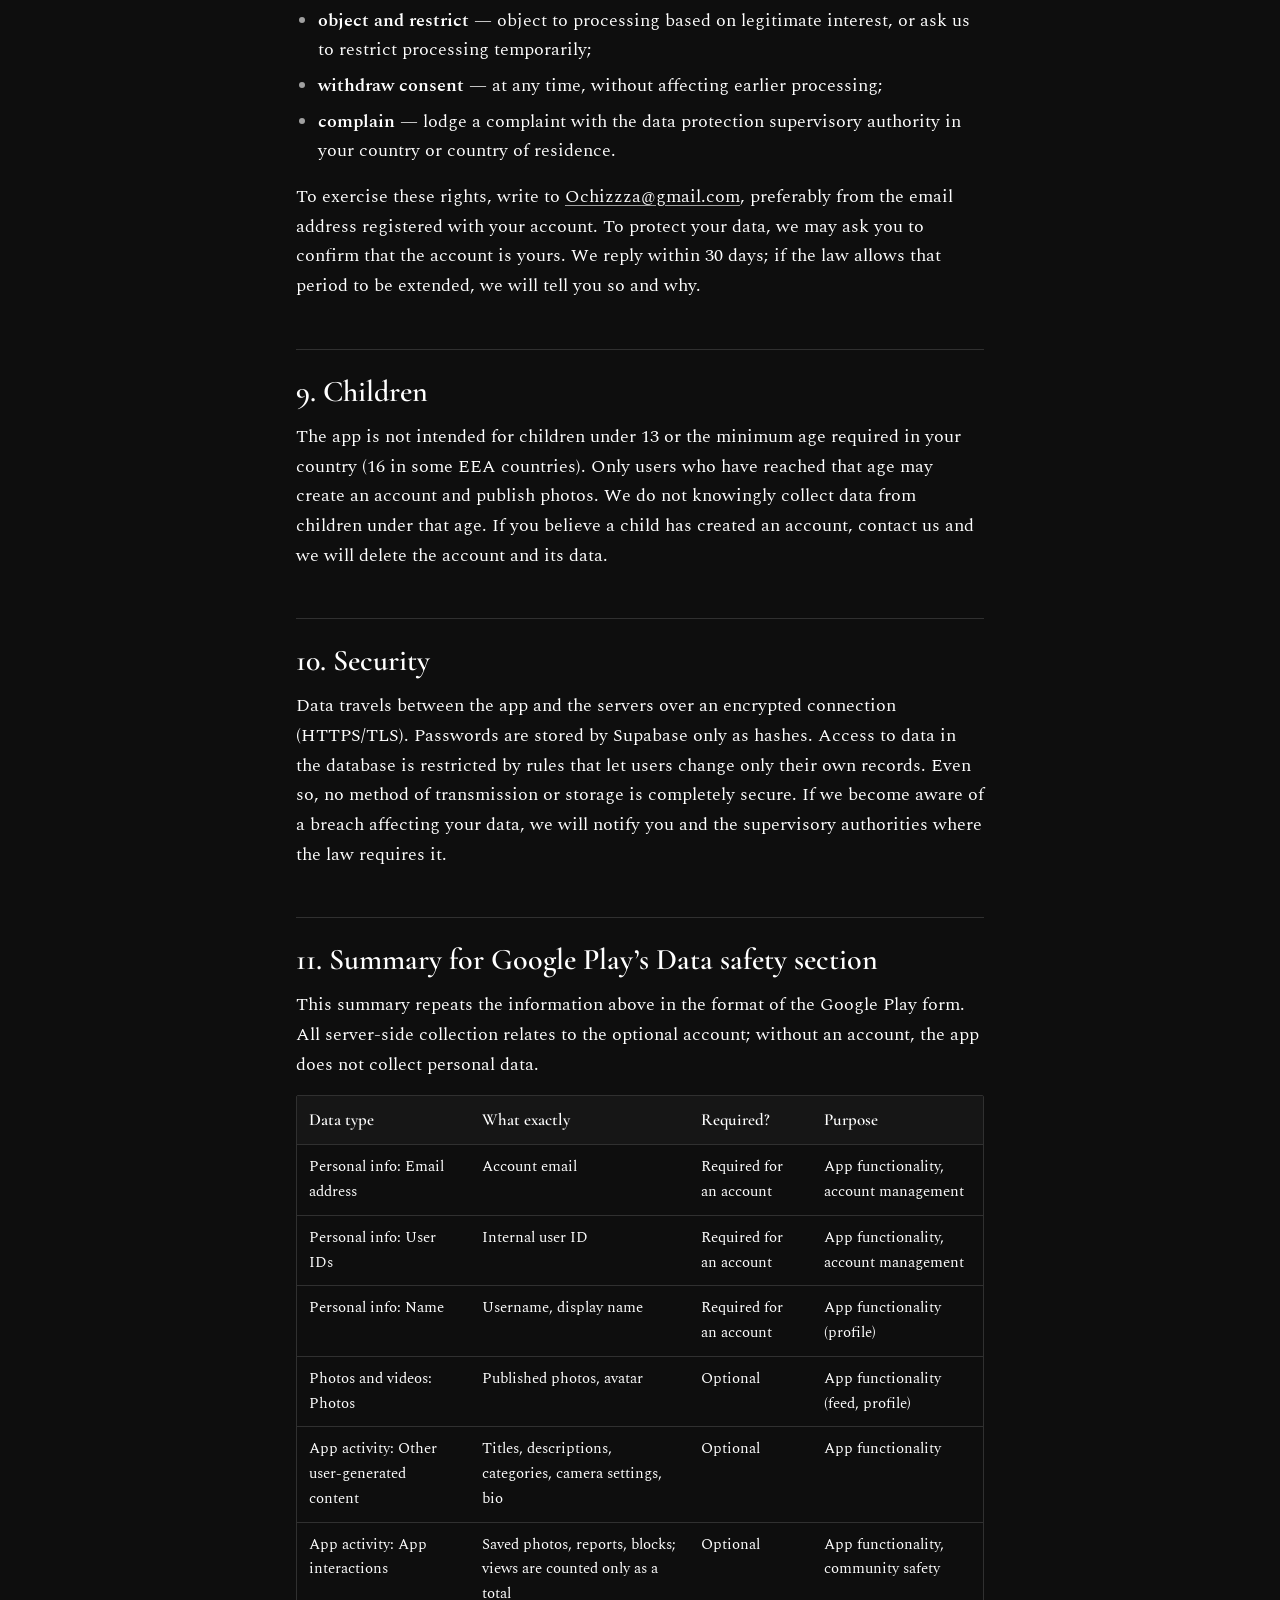
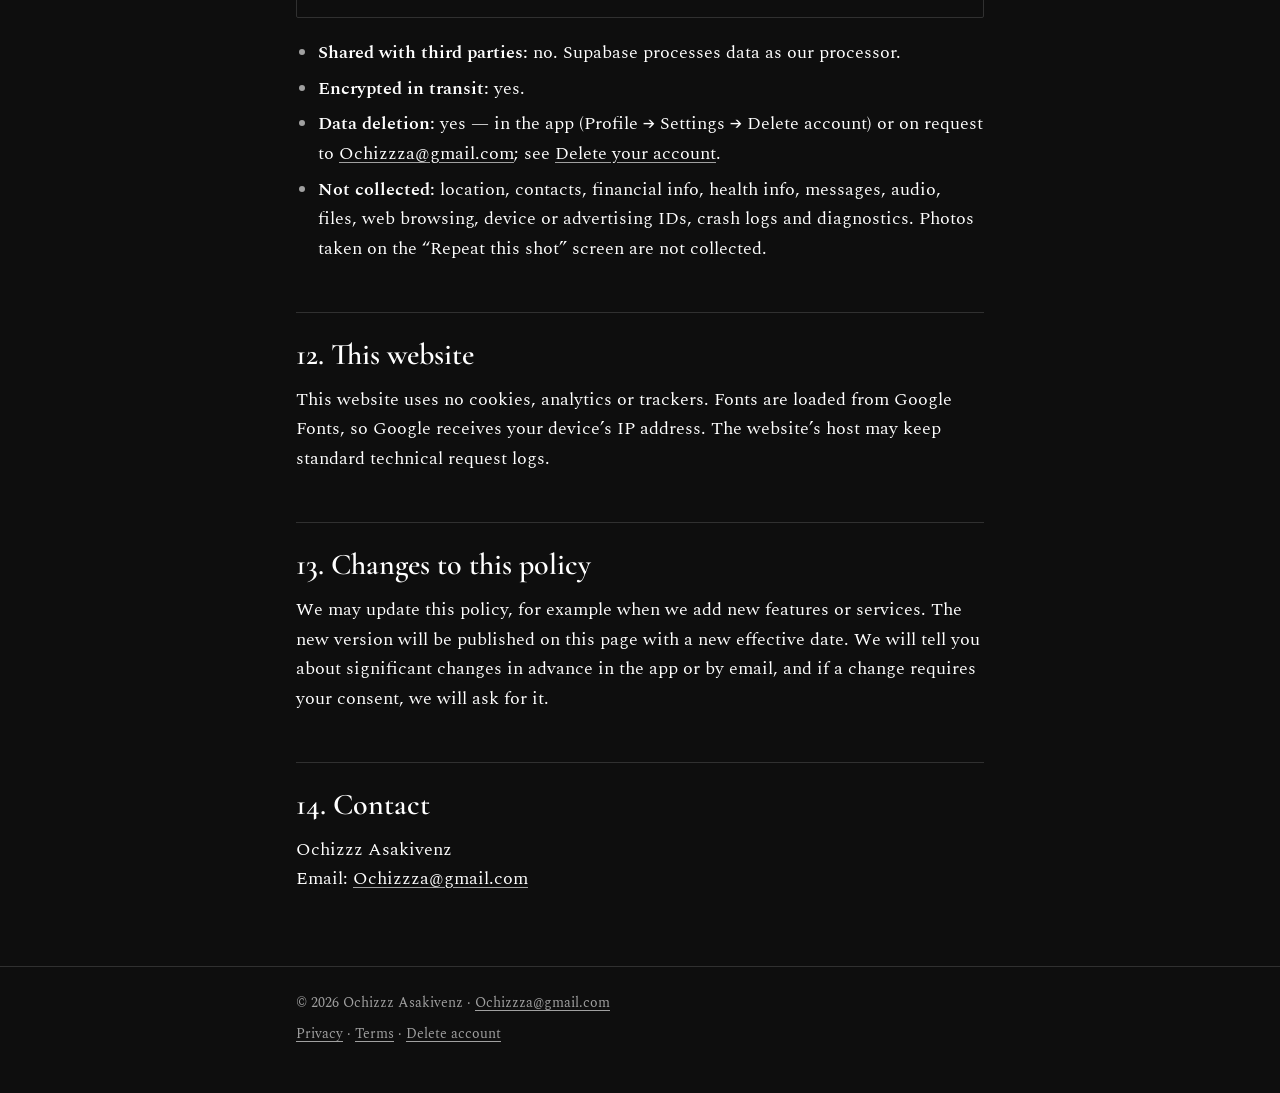
<file: docs/privacy.en.html>
<!doctype html>
<html lang="en">
<head>
<meta charset="utf-8">
<meta name="viewport" content="width=device-width, initial-scale=1">
<title>Privacy Policy — SHOTBOOK</title>
<meta name="description" content="SHOTBOOK Privacy Policy: what data is processed, why, how long it is kept and how to delete it.">
<meta name="referrer" content="no-referrer">
<link rel="alternate" hreflang="ru" href="privacy.html">
<link rel="alternate" hreflang="en" href="privacy.en.html">
<link rel="preconnect" href="https://fonts.googleapis.com">
<link rel="preconnect" href="https://fonts.gstatic.com" crossorigin>
<link rel="stylesheet" href="https://fonts.googleapis.com/css2?family=Cormorant+Garamond:wght@600&amp;family=Spectral:wght@400;600&amp;display=swap">
<link rel="stylesheet" href="style.css">
</head>
<body>
<header class="site-header">
  <div class="wrap">
    <a class="wordmark" href="index.en.html">SHOTBOOK</a>
    <nav class="lang" aria-label="Language / Язык"><a href="privacy.html" hreflang="ru" lang="ru">RU</a> <span aria-current="true">EN</span></nav>
  </div>
</header>
<nav class="page-nav" aria-label="Pages">
  <div class="wrap">
    <a href="index.en.html">Home</a>
    <a href="privacy.en.html" aria-current="page">Privacy</a>
    <a href="terms.en.html">Terms &amp; guidelines</a>
    <a href="delete-account.en.html">Delete account</a>
  </div>
</nav>

<main>
  <div class="wrap">
    <h1>Privacy Policy</h1>
    <p class="meta">Effective 13 November 2026</p>

    <p>This policy explains what data the SHOTBOOK mobile app for Android and iOS (the “app”) processes, why, who it is shared with, how long it is kept and how you can control it.</p>

    <div class="box">
      <p><strong>In short</strong></p>
      <ul>
        <li>You can use the catalog, the camera guide and the “Repeat this shot” screen without an account.</li>
        <li>Photos taken on the “Repeat this shot” screen are saved only to your device’s gallery. We never receive them.</li>
        <li>If you create an account, we store your email, your profile and what you publish. Published photos and profiles are public.</li>
        <li>The app has no ads, no analytics and no third-party trackers. We do not sell data.</li>
        <li>You can delete your account and all related data in the app: Profile → Settings → Delete account.</li>
      </ul>
    </div>

    <nav class="box toc" aria-label="Contents">
      <ol>
        <li><a href="#controller">Who is responsible for your data</a></li>
        <li><a href="#data">What data we process</a></li>
        <li><a href="#not-collected">What we do not collect</a></li>
        <li><a href="#purposes">Purposes and legal bases</a></li>
        <li><a href="#sharing">Who we share data with</a></li>
        <li><a href="#transfers">Where data is stored</a></li>
        <li><a href="#retention">How long we keep data</a></li>
        <li><a href="#rights">Your rights</a></li>
        <li><a href="#children">Children</a></li>
        <li><a href="#security">Security</a></li>
        <li><a href="#data-safety">Summary for Google Play’s Data safety section</a></li>
        <li><a href="#website">This website</a></li>
        <li><a href="#changes">Changes to this policy</a></li>
        <li><a href="#contact">Contact</a></li>
      </ol>
    </nav>

    <h2 id="controller">1. Who is responsible for your data</h2>
    <p>The data controller is the app’s developer, Ochizzz Asakivenz (“we”, “us”). For any question about your data, write to <a href="mailto:Ochizzza@gmail.com">Ochizzza@gmail.com</a>.</p>

    <h2 id="data">2. What data we process</h2>

    <h3>Without an account</h3>
    <ul>
      <li><strong>Data on your device.</strong> Your list of saved photos and your chosen interface language are stored locally on your device and are not sent to us.</li>
      <li><strong>Camera.</strong> The “Repeat this shot” screen uses the camera with your permission. The camera image is processed only on your device, and the photos you take are saved to your device’s gallery. We do not receive them and they are not uploaded.</li>
      <li><strong>Technical request data.</strong> When the app loads the catalog, the feed or images, the servers it contacts necessarily receive your device’s IP address and technical details of the request (time, requested address, client information). These may be written to server logs to keep the service running and secure. We do not use them to build a profile of you.</li>
      <li><strong>Views.</strong> When you open a photo from the feed, the app increases that photo’s total view counter. The counter stores only a total number and is not linked to who viewed the photo.</li>
    </ul>

    <h3>With an account</h3>
    <ul>
      <li><strong>Account data:</strong> email address, password (stored only as a hash by our processor Supabase; we never see your password), an internal user ID, and the dates the account was created and last signed in.</li>
      <li><strong>Profile:</strong> username, display name and, if you choose, a bio and an avatar image. Your profile is visible to all app users.</li>
      <li><strong>Published content:</strong> the photos you upload, their title, description, category and the camera and editing settings you enter, the publication date and the view counter. Published content is visible to everyone and the image files are publicly accessible.</li>
      <li><strong>Saved photos:</strong> when you are signed in, your saved photos are also stored in your account so they are available on your other devices.</li>
      <li><strong>Reports and blocks:</strong> who filed a report, which photo or user it concerns, the chosen reason and the time; the list of users you have blocked.</li>
      <li><strong>Correspondence:</strong> if you email us, we receive your address and the content of your message.</li>
    </ul>

    <div class="box">
      <p><strong>Photo metadata.</strong> Image files can contain embedded metadata (EXIF) such as the camera model, the date taken and, if enabled on your device, the location where the photo was taken. If you do not want this information to become public together with the photo, remove it before publishing or turn off location tagging in your camera settings.</p>
    </div>

    <h2 id="not-collected">3. What we do not collect</h2>
    <ul>
      <li>We do not show ads and do not use advertising identifiers.</li>
      <li>The app contains no analytics SDKs, third-party trackers or behavioural tracking tools.</li>
      <li>The app currently does not use any crash reporting service. If that changes, we will update this policy first.</li>
      <li>We do not collect your location, contacts or other data that the app’s features do not need.</li>
      <li>We do not sell or rent personal data.</li>
    </ul>

    <h2 id="purposes">4. Purposes and legal bases</h2>
    <p>Where the GDPR or similar laws apply, we rely on the following legal bases.</p>
    <div class="table-scroll">
      <table>
        <thead><tr><th>Purpose</th><th>Data</th><th>Legal basis</th></tr></thead>
        <tbody>
          <tr><td>Creating your account, sign-in, password recovery, service emails</td><td>Email, password, user ID</td><td>Performance of a contract (the Terms of Use)</td></tr>
          <tr><td>Profile, publishing to the feed, saved photos</td><td>Profile, published content, saved photos</td><td>Performance of a contract, at your request</td></tr>
          <tr><td>Optional profile fields (bio, avatar)</td><td>Bio, avatar</td><td>Consent: you decide whether to fill them in and can remove them at any time</td></tr>
          <tr><td>Camera and saving shots to your gallery; choosing a photo to publish through the system picker</td><td>Processed only on your device until you choose to publish a photo</td><td>Consent through the system permission, which you can revoke in your device settings</td></tr>
          <tr><td>Community safety: reports, blocks, moderation, automatic hiding</td><td>Reports, blocks, published content, profile</td><td>Legitimate interest in a safe community and protecting users; performance of a contract; legal obligations</td></tr>
          <tr><td>Running and protecting the service, preventing abuse</td><td>Technical request data</td><td>Legitimate interest</td></tr>
          <tr><td>Answering your messages and data requests</td><td>Email, correspondence</td><td>Performance of a contract, legal obligations, legitimate interest</td></tr>
          <tr><td>Keeping records of illegal content, responding to lawful requests from authorities</td><td>Related content, reports, account data</td><td>Compliance with legal obligations</td></tr>
        </tbody>
      </table>
    </div>
    <p>Where processing is based on consent, you can withdraw it at any time; this does not affect processing carried out before you withdrew it. Where processing is based on legitimate interest, you can object to it (see section 8).</p>

    <h2 id="sharing">5. Who we share data with</h2>
    <ul>
      <li><strong>Supabase, Inc.</strong> is our data processor. Supabase provides authentication, the database and file storage, and processes data only on our instructions and to run the app.</li>
      <li><strong>Other users and anyone with the app.</strong> Your profile and published photos with their descriptions are public. We cannot control what others do with what they see (for example, take a screenshot).</li>
      <li><strong>Catalog photo sources.</strong> Catalog images are loaded from Flickr’s servers. As with loading any image from the internet, Flickr receives your device’s IP address and technical request data. No account data is sent to Flickr.</li>
      <li><strong>App stores.</strong> Google Play and the App Store process data about app downloads and updates under their own privacy policies.</li>
      <li><strong>Authorities.</strong> We disclose data only when the law requires it or when it is necessary to protect people’s rights and safety, for example when reporting illegal content.</li>
      <li><strong>Change of ownership.</strong> If the app is transferred to another developer, data may pass to them under the terms of this policy; we will tell you in advance.</li>
    </ul>
    <p>We do not share data with advertisers, data brokers or analytics services.</p>

    <h2 id="transfers">6. Where data is stored</h2>
    <p>Account data and published content are stored in Supabase’s cloud infrastructure. This policy does not name a specific hosting region, so your data may be stored and processed outside your country, including in countries whose data protection laws differ from yours. Where the law requires additional safeguards for such transfers, we rely on the mechanisms provided in our data processing agreement with Supabase, such as standard contractual clauses.</p>

    <h2 id="retention">7. How long we keep data</h2>
    <div class="table-scroll">
      <table>
        <thead><tr><th>Data</th><th>Retention</th></tr></thead>
        <tbody>
          <tr><td>Account and profile</td><td>Until you delete your account</td></tr>
          <tr><td>Published photos and their files</td><td>Until you delete the photo or your account, or until we remove it for breaking the rules</td></tr>
          <tr><td>Saved photos in your account, blocks</td><td>Until you remove them or delete your account</td></tr>
          <tr><td>Reports</td><td>As long as needed for moderation; reports you filed are deleted together with your account</td></tr>
          <tr><td>Data on your device (saved photos, language)</td><td>Until you clear the app’s data or uninstall it</td></tr>
          <tr><td>Technical server logs</td><td>A limited period set by the infrastructure for operation and security</td></tr>
          <tr><td>Correspondence</td><td>As long as needed to answer your message and resolve related matters</td></tr>
          <tr><td>Server backups</td><td>Up to 30 days after data is deleted, after which it is gone from backups as well</td></tr>
        </tbody>
      </table>
    </div>
    <p>We may keep some data for longer where the law requires it, for example records of content reported as illegal. Such data is kept only to the extent and for as long as required.</p>
    <p>For details on deleting your account, see <a href="delete-account.en.html">Delete your account</a>.</p>

    <h2 id="rights">8. Your rights</h2>
    <p>Depending on the law of your country, you have the right to:</p>
    <ul>
      <li><strong>access</strong> — find out what data we process about you and get a copy;</li>
      <li><strong>rectification</strong> — correct inaccurate data (you can edit your profile directly in the app);</li>
      <li><strong>erasure</strong> — delete your account and data (in the app or on request);</li>
      <li><strong>portability</strong> — receive the data you provided in a structured, machine-readable format;</li>
      <li><strong>object and restrict</strong> — object to processing based on legitimate interest, or ask us to restrict processing temporarily;</li>
      <li><strong>withdraw consent</strong> — at any time, without affecting earlier processing;</li>
      <li><strong>complain</strong> — lodge a complaint with the data protection supervisory authority in your country or country of residence.</li>
    </ul>
    <p>To exercise these rights, write to <a href="mailto:Ochizzza@gmail.com">Ochizzza@gmail.com</a>, preferably from the email address registered with your account. To protect your data, we may ask you to confirm that the account is yours. We reply within 30 days; if the law allows that period to be extended, we will tell you so and why.</p>

    <h2 id="children">9. Children</h2>
    <p>The app is not intended for children under 13 or the minimum age required in your country (16 in some EEA countries). Only users who have reached that age may create an account and publish photos. We do not knowingly collect data from children under that age. If you believe a child has created an account, contact us and we will delete the account and its data.</p>

    <h2 id="security">10. Security</h2>
    <p>Data travels between the app and the servers over an encrypted connection (HTTPS/TLS). Passwords are stored by Supabase only as hashes. Access to data in the database is restricted by rules that let users change only their own records. Even so, no method of transmission or storage is completely secure. If we become aware of a breach affecting your data, we will notify you and the supervisory authorities where the law requires it.</p>

    <h2 id="data-safety">11. Summary for Google Play’s Data safety section</h2>
    <p>This summary repeats the information above in the format of the Google Play form. All server-side collection relates to the optional account; without an account, the app does not collect personal data.</p>
    <div class="table-scroll">
      <table>
        <thead><tr><th>Data type</th><th>What exactly</th><th>Required?</th><th>Purpose</th></tr></thead>
        <tbody>
          <tr><td>Personal info: Email address</td><td>Account email</td><td>Required for an account</td><td>App functionality, account management</td></tr>
          <tr><td>Personal info: User IDs</td><td>Internal user ID</td><td>Required for an account</td><td>App functionality, account management</td></tr>
          <tr><td>Personal info: Name</td><td>Username, display name</td><td>Required for an account</td><td>App functionality (profile)</td></tr>
          <tr><td>Photos and videos: Photos</td><td>Published photos, avatar</td><td>Optional</td><td>App functionality (feed, profile)</td></tr>
          <tr><td>App activity: Other user-generated content</td><td>Titles, descriptions, categories, camera settings, bio</td><td>Optional</td><td>App functionality</td></tr>
          <tr><td>App activity: App interactions</td><td>Saved photos, reports, blocks; views are counted only as a total</td><td>Optional</td><td>App functionality, community safety</td></tr>
        </tbody>
      </table>
    </div>
    <ul>
      <li><strong>Shared with third parties:</strong> no. Supabase processes data as our processor.</li>
      <li><strong>Encrypted in transit:</strong> yes.</li>
      <li><strong>Data deletion:</strong> yes — in the app (Profile → Settings → Delete account) or on request to <a href="mailto:Ochizzza@gmail.com">Ochizzza@gmail.com</a>; see <a href="delete-account.en.html">Delete your account</a>.</li>
      <li><strong>Not collected:</strong> location, contacts, financial info, health info, messages, audio, files, web browsing, device or advertising IDs, crash logs and diagnostics. Photos taken on the “Repeat this shot” screen are not collected.</li>
    </ul>

    <h2 id="website">12. This website</h2>
    <p>This website uses no cookies, analytics or trackers. Fonts are loaded from Google Fonts, so Google receives your device’s IP address. The website’s host may keep standard technical request logs.</p>

    <h2 id="changes">13. Changes to this policy</h2>
    <p>We may update this policy, for example when we add new features or services. The new version will be published on this page with a new effective date. We will tell you about significant changes in advance in the app or by email, and if a change requires your consent, we will ask for it.</p>

    <h2 id="contact">14. Contact</h2>
    <p>Ochizzz Asakivenz<br>Email: <a href="mailto:Ochizzza@gmail.com">Ochizzza@gmail.com</a></p>
  </div>
</main>

<footer class="site-footer">
  <div class="wrap">
    <p>© 2026 Ochizzz Asakivenz · <a href="mailto:Ochizzza@gmail.com">Ochizzza@gmail.com</a></p>
    <p><a href="privacy.en.html">Privacy</a> · <a href="terms.en.html">Terms</a> · <a href="delete-account.en.html">Delete account</a></p>
  </div>
</footer>
</body>
</html>
</file>
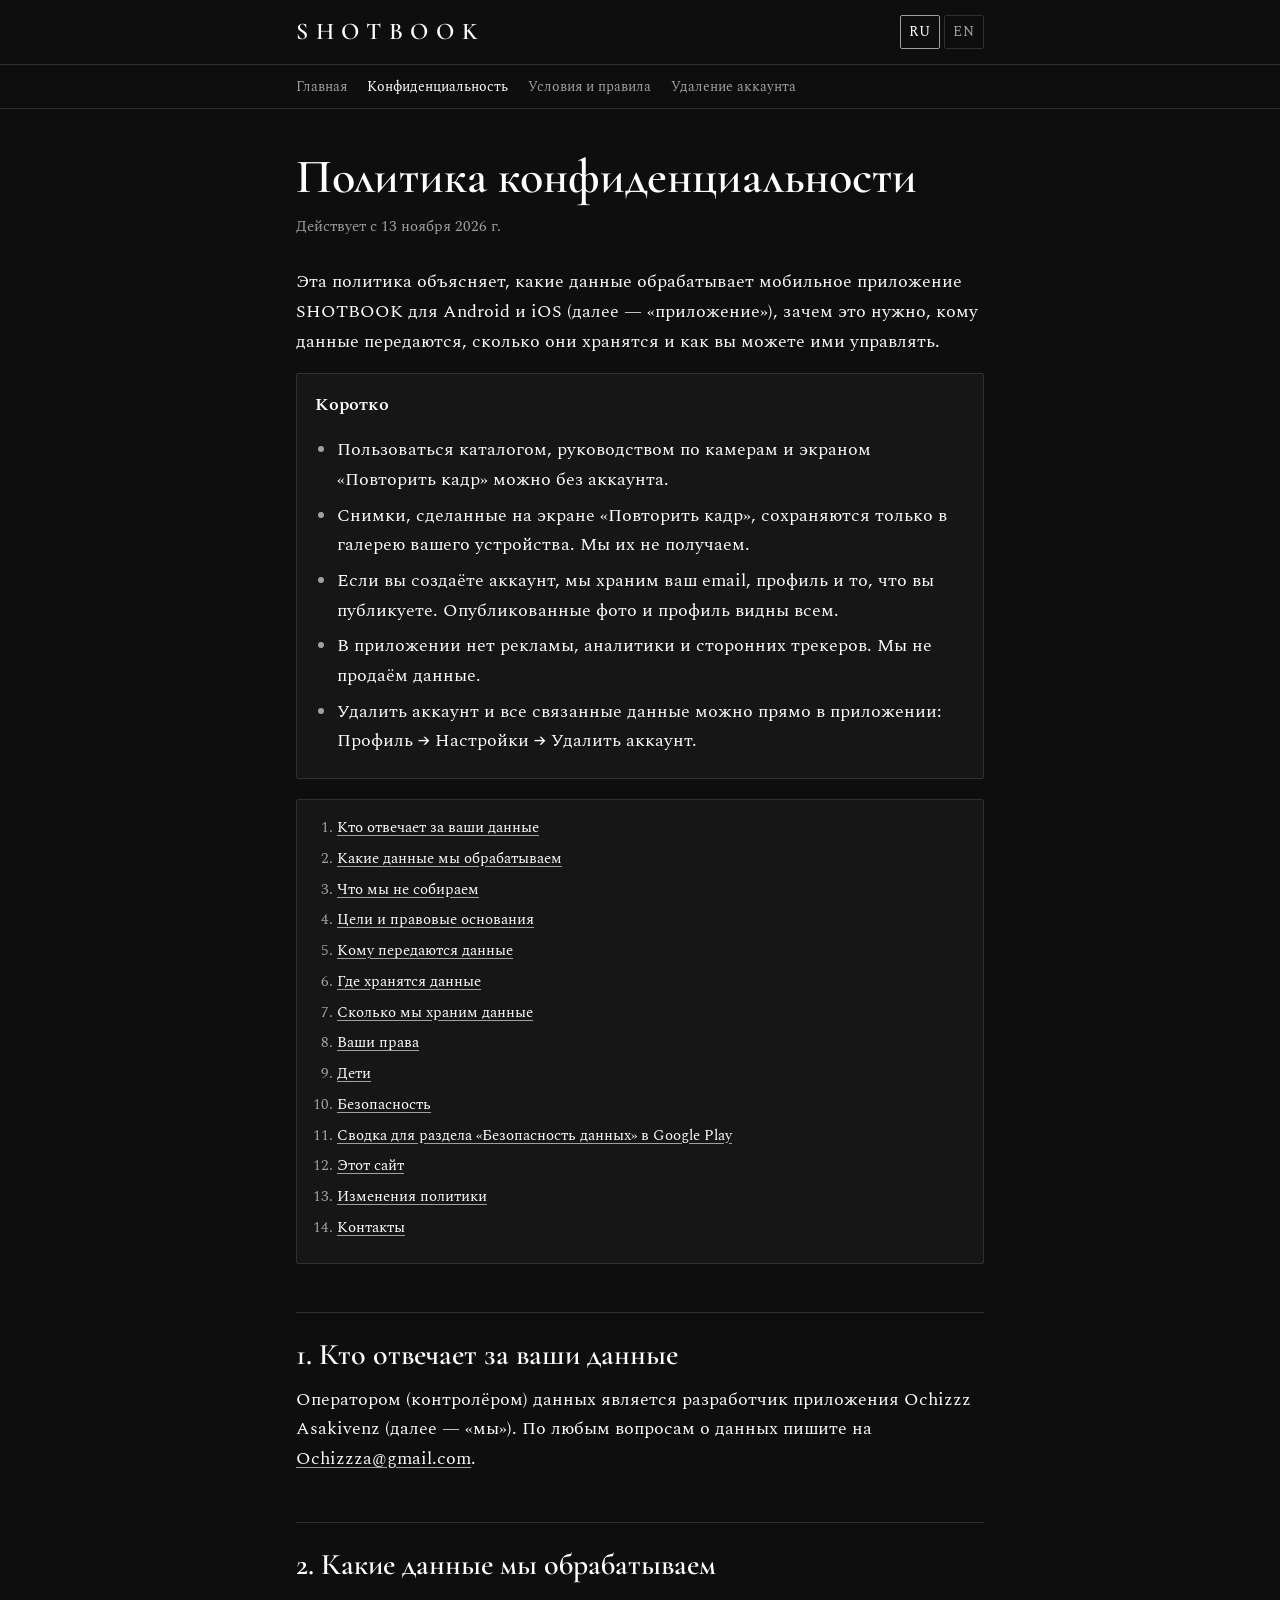
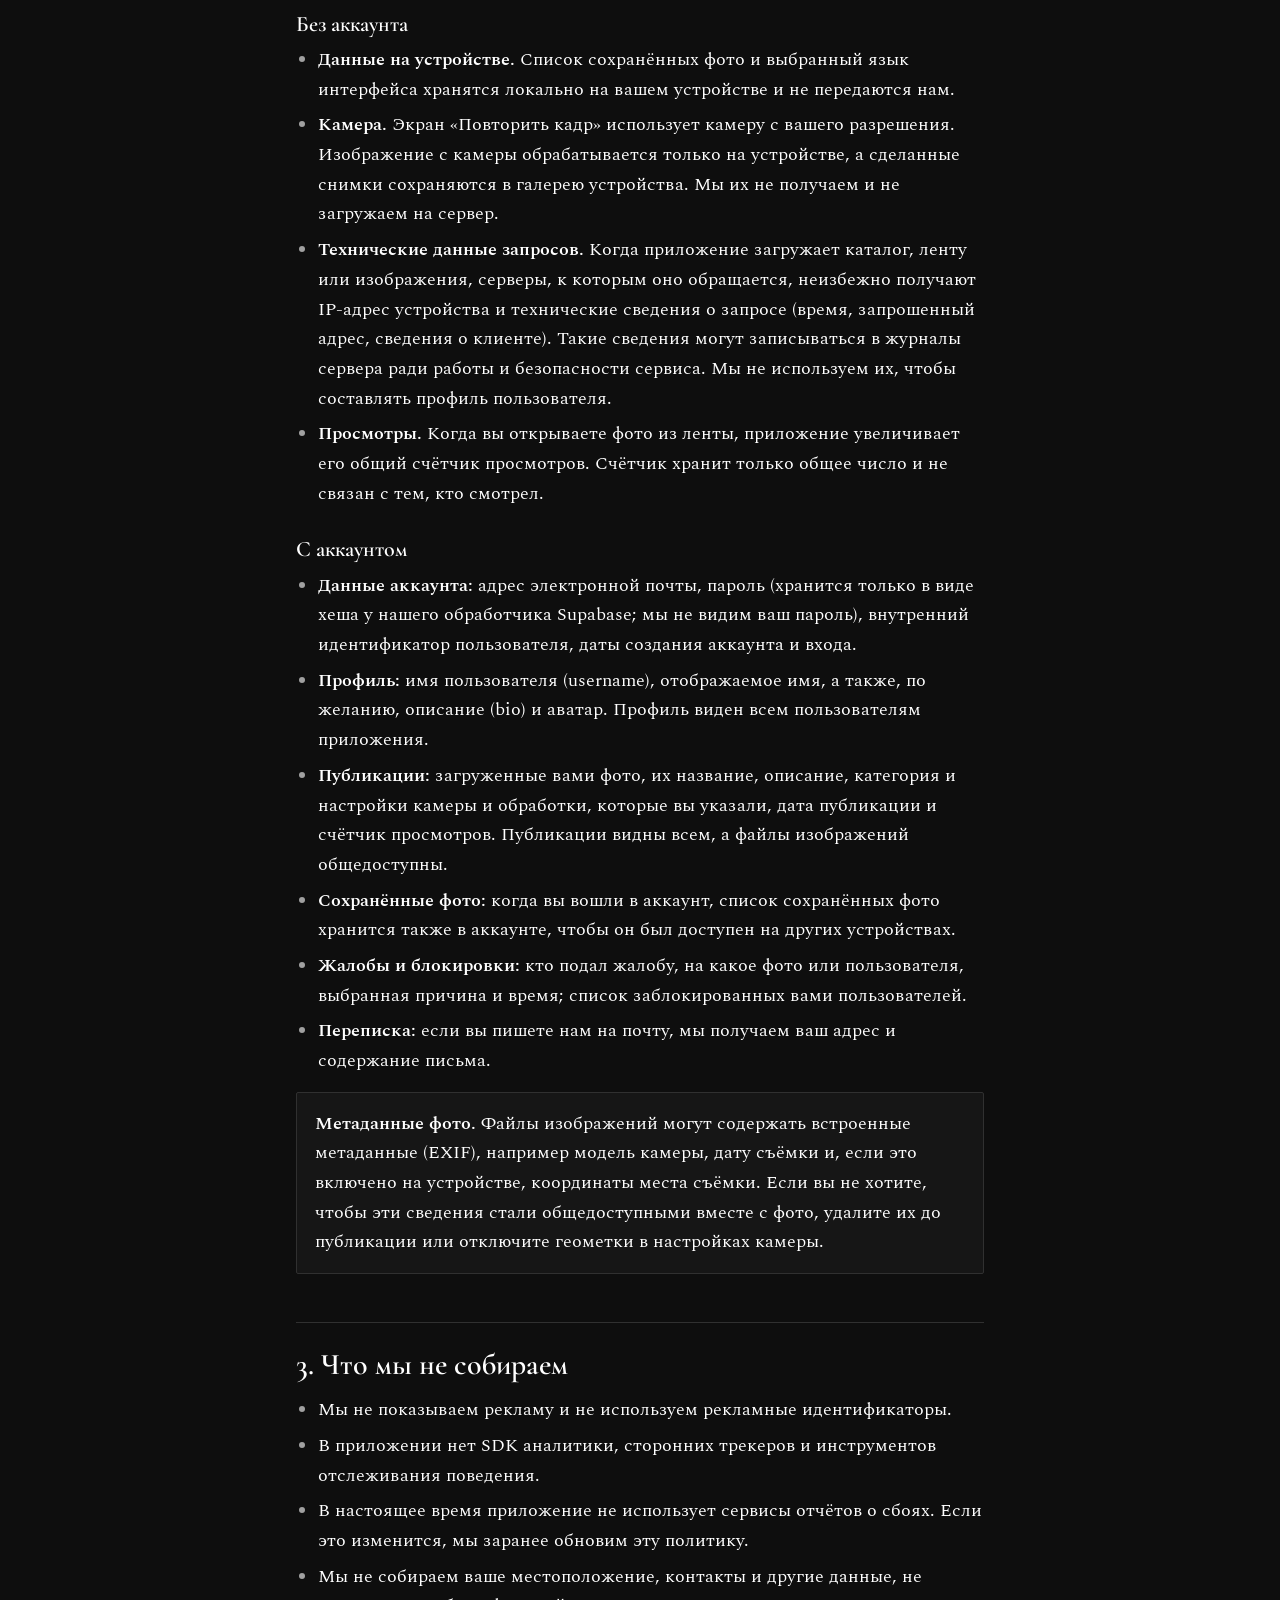
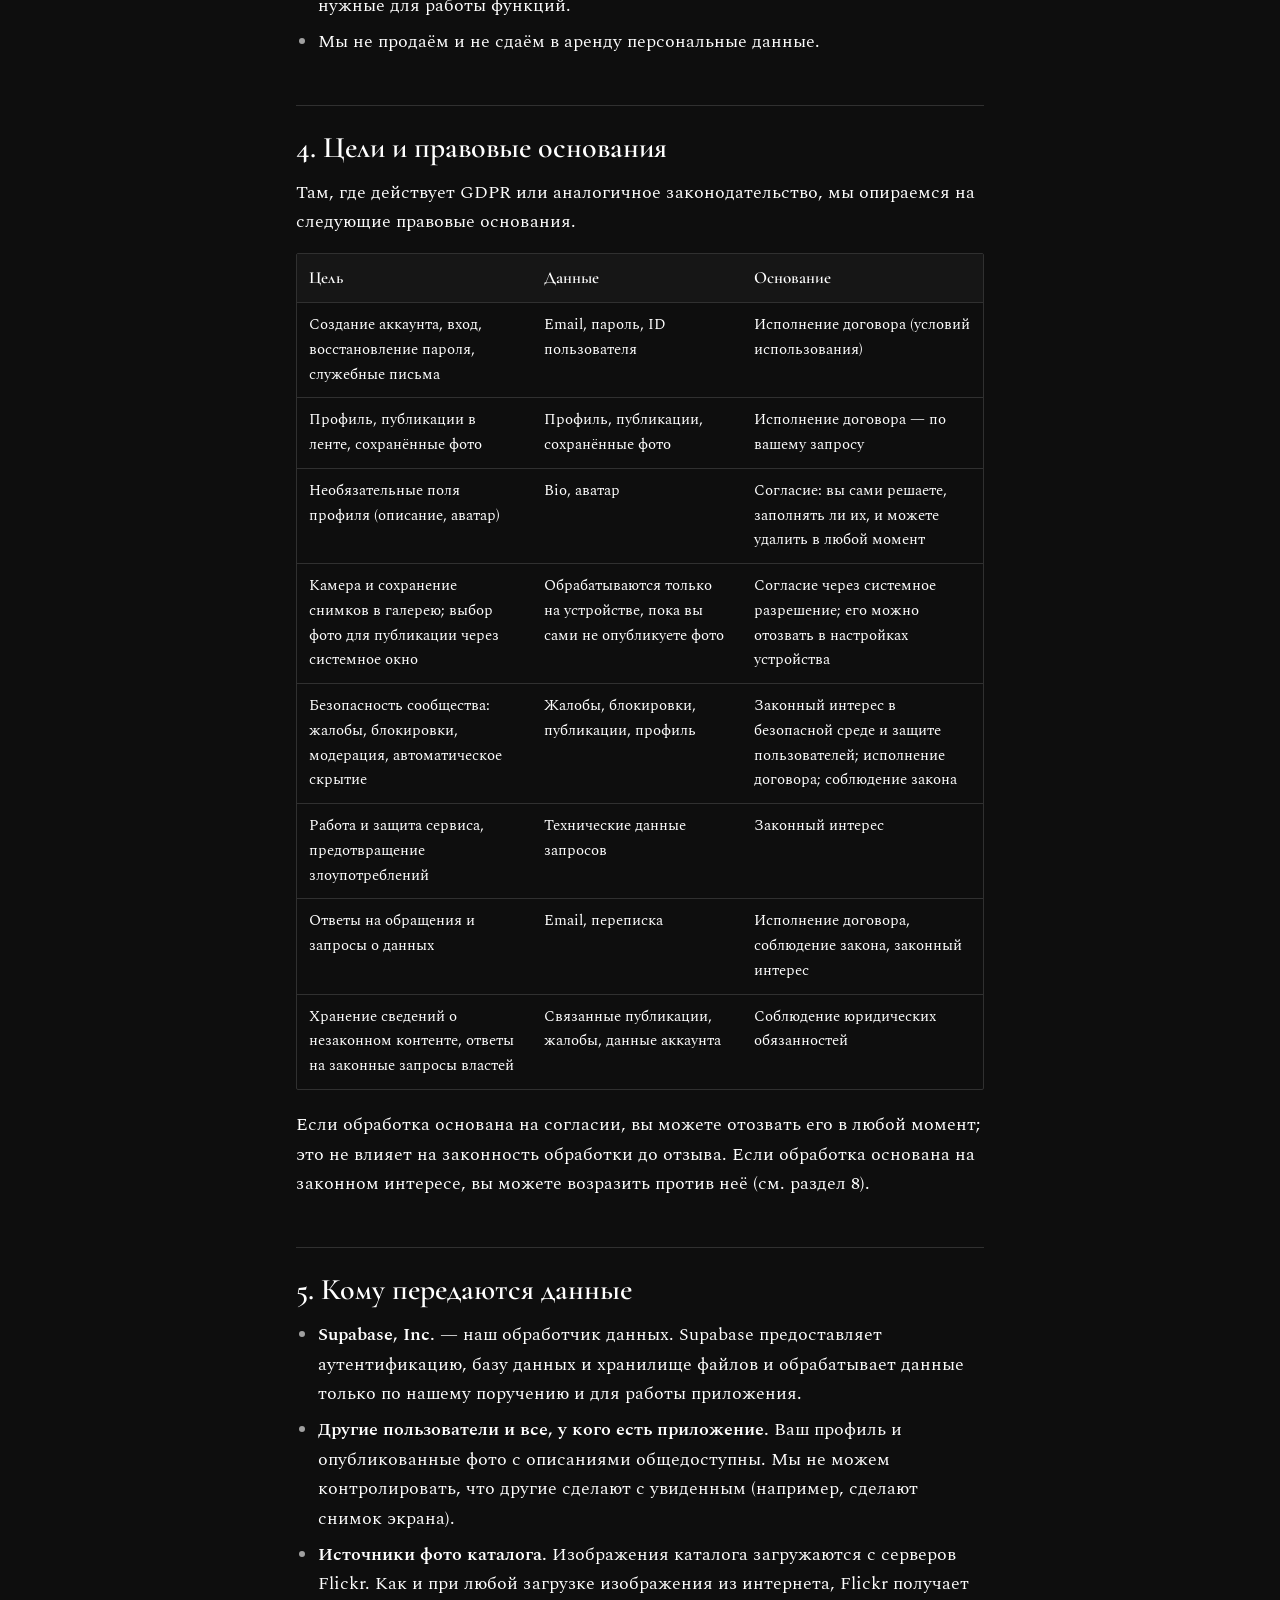
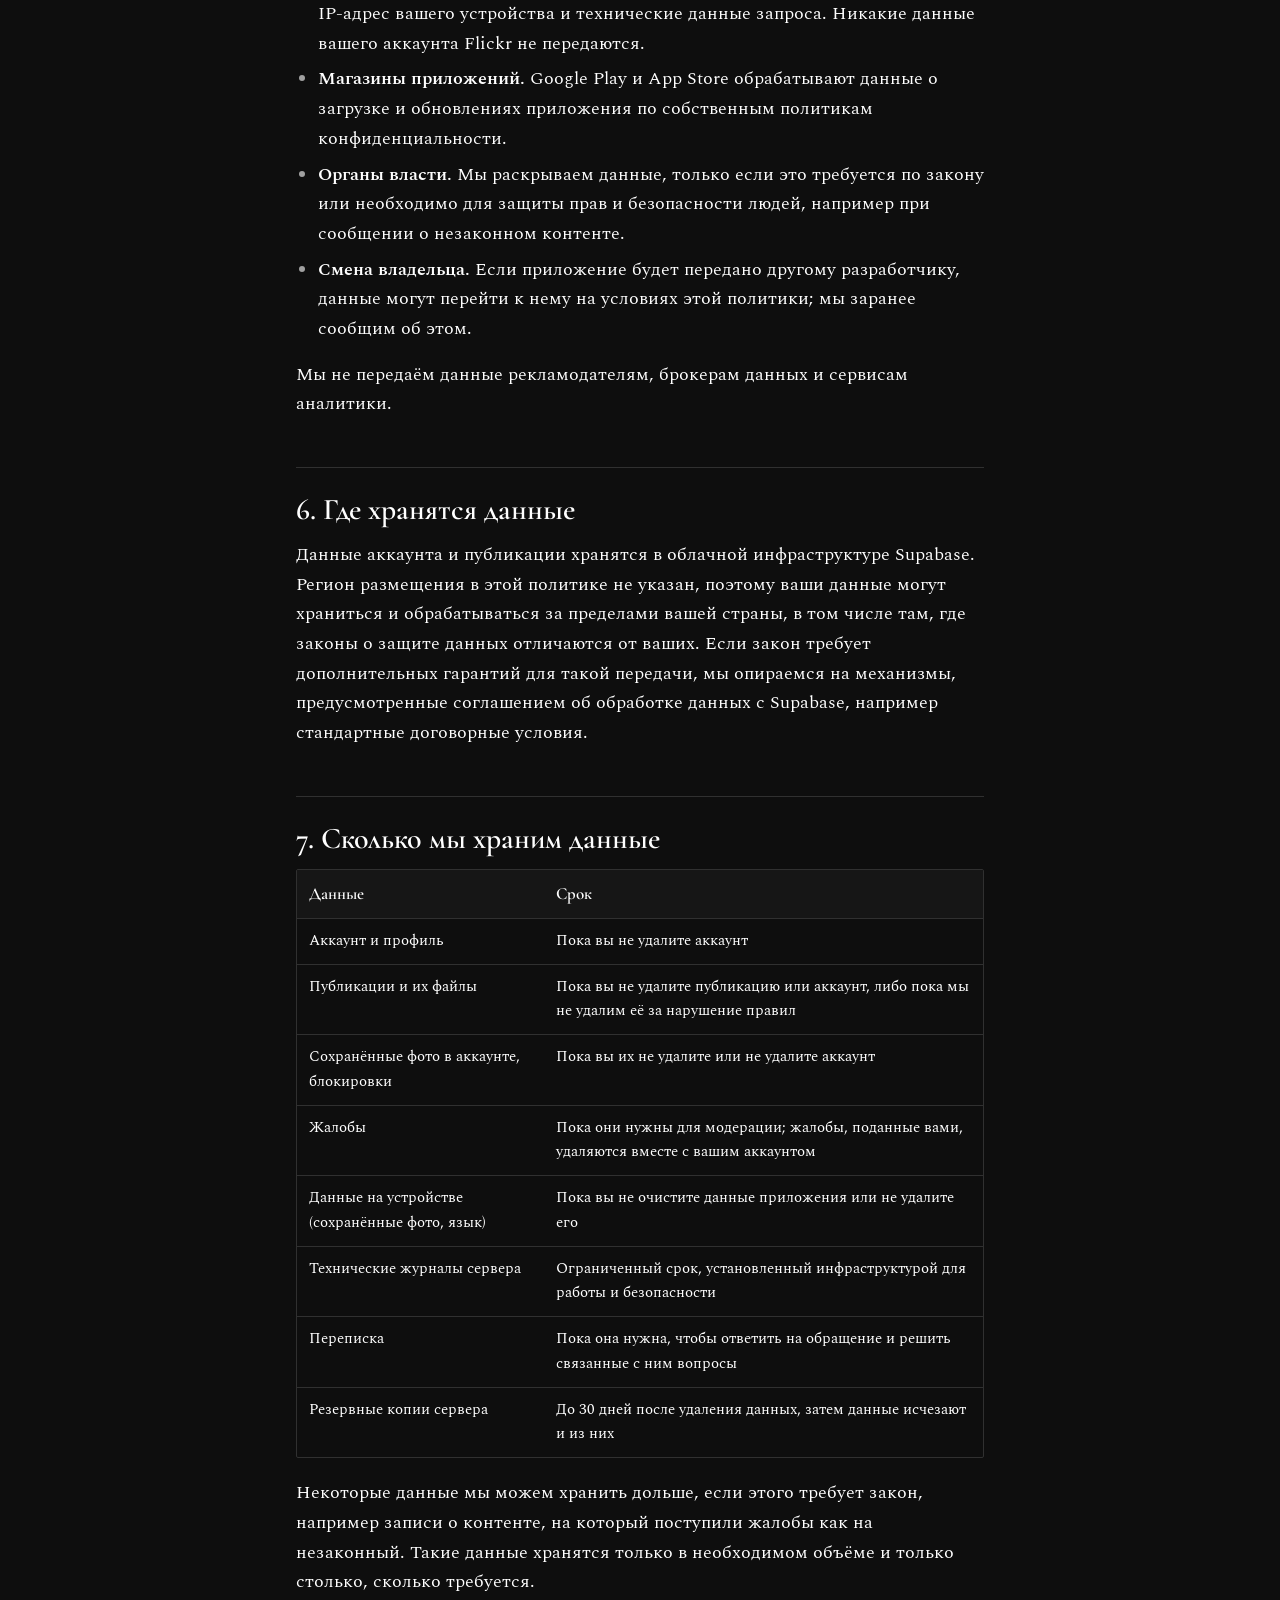
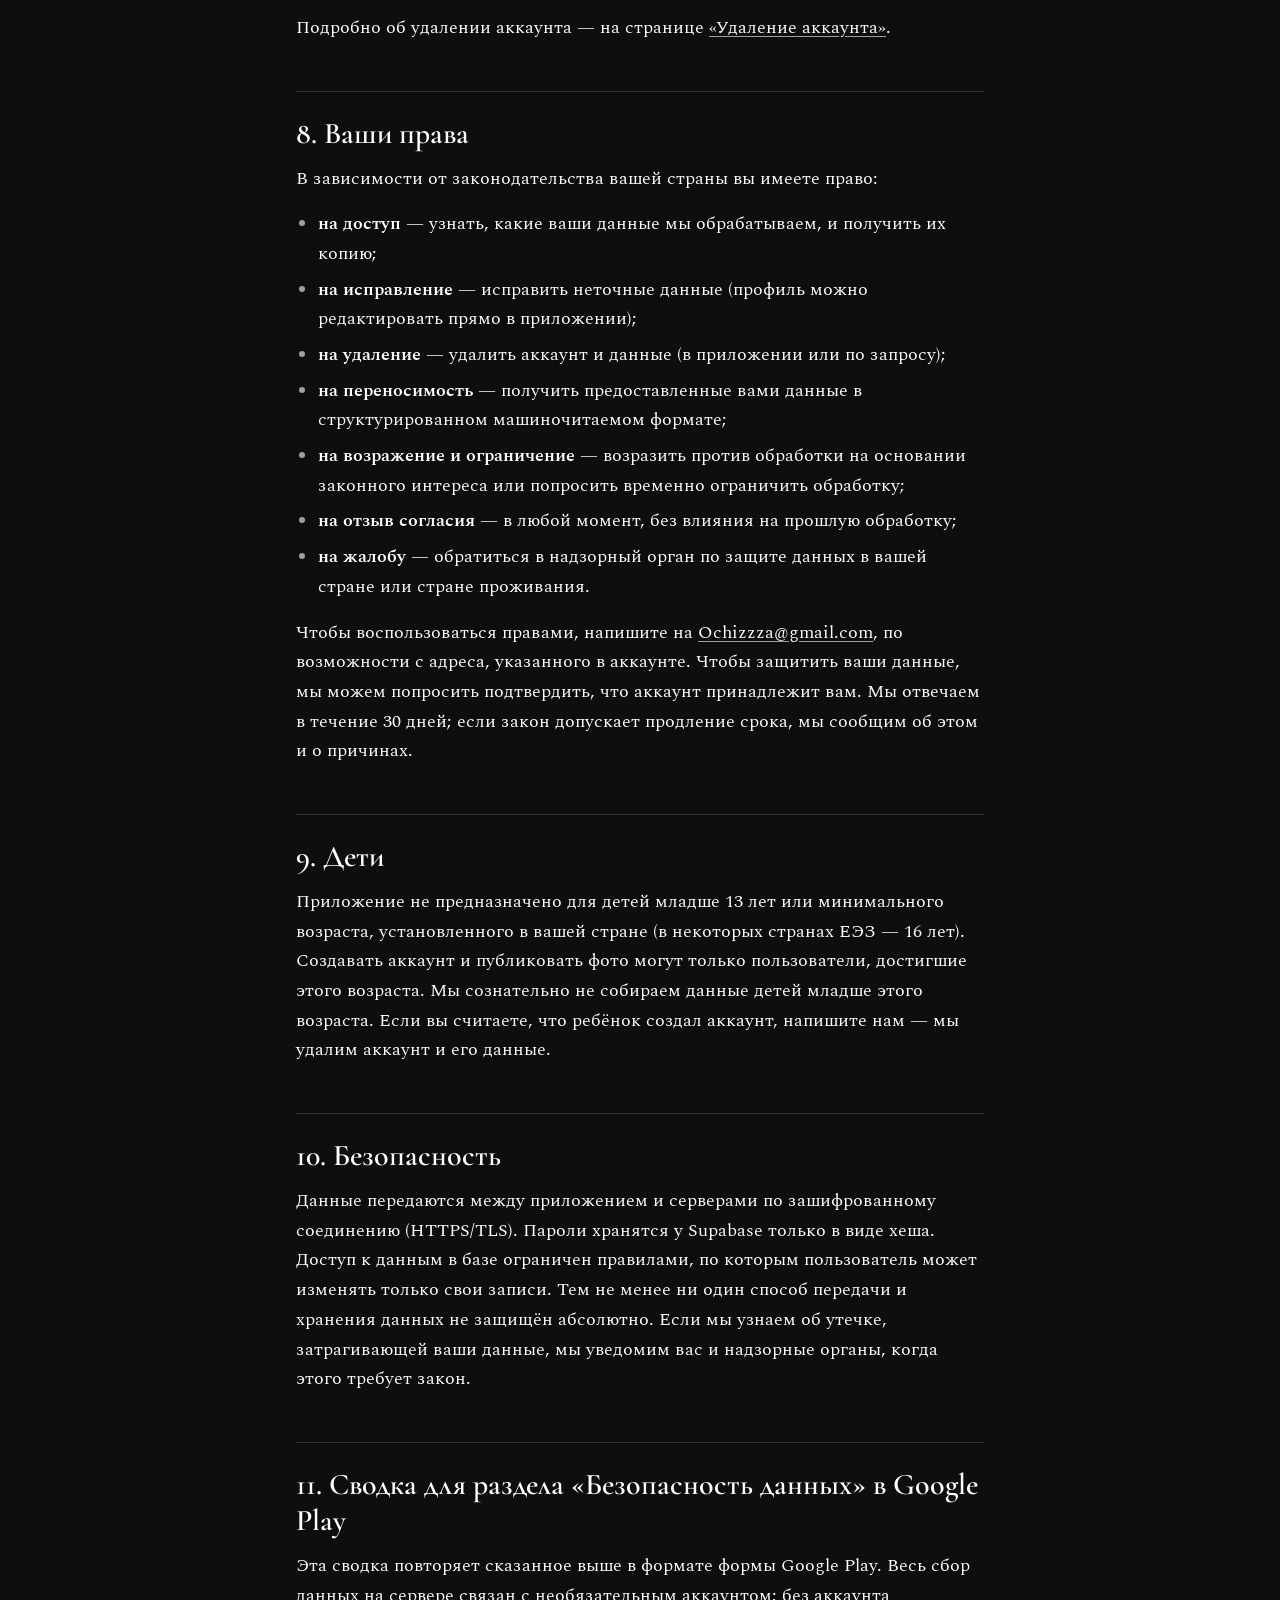
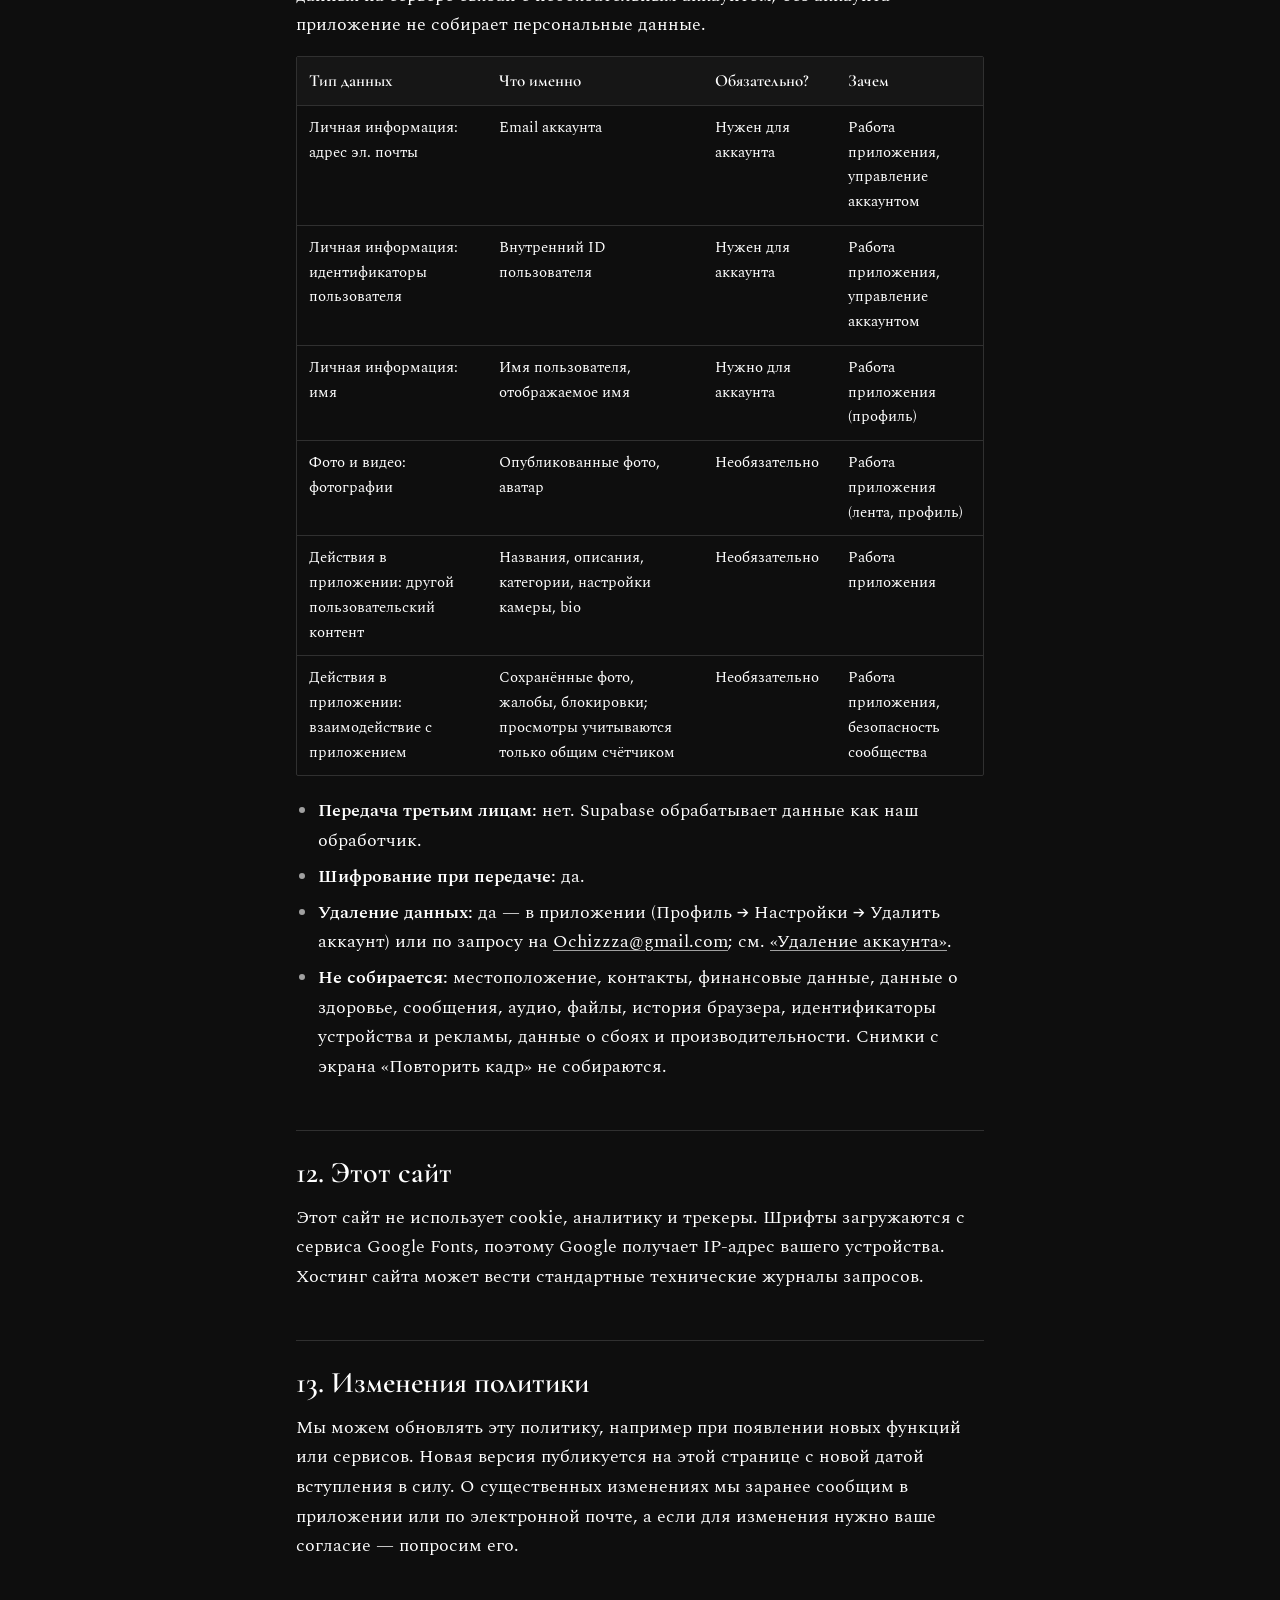
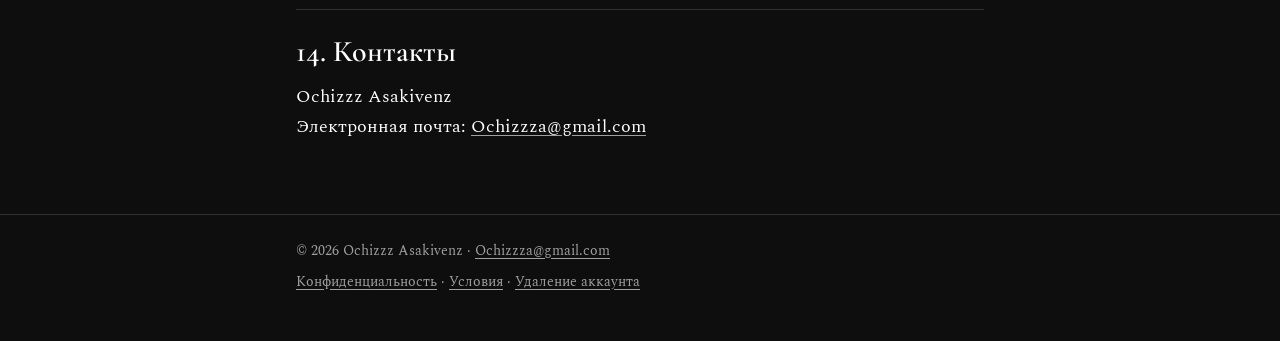
<file: docs/privacy.html>
<!doctype html>
<html lang="ru">
<head>
<meta charset="utf-8">
<meta name="viewport" content="width=device-width, initial-scale=1">
<title>Политика конфиденциальности — SHOTBOOK</title>
<meta name="description" content="Политика конфиденциальности приложения SHOTBOOK: какие данные обрабатываются, зачем, сколько хранятся и как их удалить.">
<meta name="referrer" content="no-referrer">
<link rel="alternate" hreflang="ru" href="privacy.html">
<link rel="alternate" hreflang="en" href="privacy.en.html">
<link rel="preconnect" href="https://fonts.googleapis.com">
<link rel="preconnect" href="https://fonts.gstatic.com" crossorigin>
<link rel="stylesheet" href="https://fonts.googleapis.com/css2?family=Cormorant+Garamond:wght@600&amp;family=Spectral:wght@400;600&amp;display=swap">
<link rel="stylesheet" href="style.css">
</head>
<body>
<header class="site-header">
  <div class="wrap">
    <a class="wordmark" href="index.html">SHOTBOOK</a>
    <nav class="lang" aria-label="Язык / Language"><span aria-current="true">RU</span> <a href="privacy.en.html" hreflang="en" lang="en">EN</a></nav>
  </div>
</header>
<nav class="page-nav" aria-label="Разделы">
  <div class="wrap">
    <a href="index.html">Главная</a>
    <a href="privacy.html" aria-current="page">Конфиденциальность</a>
    <a href="terms.html">Условия и правила</a>
    <a href="delete-account.html">Удаление аккаунта</a>
  </div>
</nav>

<main>
  <div class="wrap">
    <h1>Политика конфиденциальности</h1>
    <p class="meta">Действует с 13 ноября 2026 г.</p>

    <p>Эта политика объясняет, какие данные обрабатывает мобильное приложение SHOTBOOK для Android и iOS (далее — «приложение»), зачем это нужно, кому данные передаются, сколько они хранятся и как вы можете ими управлять.</p>

    <div class="box">
      <p><strong>Коротко</strong></p>
      <ul>
        <li>Пользоваться каталогом, руководством по камерам и экраном «Повторить кадр» можно без аккаунта.</li>
        <li>Снимки, сделанные на экране «Повторить кадр», сохраняются только в галерею вашего устройства. Мы их не получаем.</li>
        <li>Если вы создаёте аккаунт, мы храним ваш email, профиль и то, что вы публикуете. Опубликованные фото и профиль видны всем.</li>
        <li>В приложении нет рекламы, аналитики и сторонних трекеров. Мы не продаём данные.</li>
        <li>Удалить аккаунт и все связанные данные можно прямо в приложении: Профиль → Настройки → Удалить аккаунт.</li>
      </ul>
    </div>

    <nav class="box toc" aria-label="Содержание">
      <ol>
        <li><a href="#controller">Кто отвечает за ваши данные</a></li>
        <li><a href="#data">Какие данные мы обрабатываем</a></li>
        <li><a href="#not-collected">Что мы не собираем</a></li>
        <li><a href="#purposes">Цели и правовые основания</a></li>
        <li><a href="#sharing">Кому передаются данные</a></li>
        <li><a href="#transfers">Где хранятся данные</a></li>
        <li><a href="#retention">Сколько мы храним данные</a></li>
        <li><a href="#rights">Ваши права</a></li>
        <li><a href="#children">Дети</a></li>
        <li><a href="#security">Безопасность</a></li>
        <li><a href="#data-safety">Сводка для раздела «Безопасность данных» в Google Play</a></li>
        <li><a href="#website">Этот сайт</a></li>
        <li><a href="#changes">Изменения политики</a></li>
        <li><a href="#contact">Контакты</a></li>
      </ol>
    </nav>

    <h2 id="controller">1. Кто отвечает за ваши данные</h2>
    <p>Оператором (контролёром) данных является разработчик приложения Ochizzz Asakivenz (далее — «мы»). По любым вопросам о данных пишите на <a href="mailto:Ochizzza@gmail.com">Ochizzza@gmail.com</a>.</p>

    <h2 id="data">2. Какие данные мы обрабатываем</h2>

    <h3>Без аккаунта</h3>
    <ul>
      <li><strong>Данные на устройстве.</strong> Список сохранённых фото и выбранный язык интерфейса хранятся локально на вашем устройстве и не передаются нам.</li>
      <li><strong>Камера.</strong> Экран «Повторить кадр» использует камеру с вашего разрешения. Изображение с камеры обрабатывается только на устройстве, а сделанные снимки сохраняются в галерею устройства. Мы их не получаем и не загружаем на сервер.</li>
      <li><strong>Технические данные запросов.</strong> Когда приложение загружает каталог, ленту или изображения, серверы, к которым оно обращается, неизбежно получают IP-адрес устройства и технические сведения о запросе (время, запрошенный адрес, сведения о клиенте). Такие сведения могут записываться в журналы сервера ради работы и безопасности сервиса. Мы не используем их, чтобы составлять профиль пользователя.</li>
      <li><strong>Просмотры.</strong> Когда вы открываете фото из ленты, приложение увеличивает его общий счётчик просмотров. Счётчик хранит только общее число и не связан с тем, кто смотрел.</li>
    </ul>

    <h3>С аккаунтом</h3>
    <ul>
      <li><strong>Данные аккаунта:</strong> адрес электронной почты, пароль (хранится только в виде хеша у нашего обработчика Supabase; мы не видим ваш пароль), внутренний идентификатор пользователя, даты создания аккаунта и входа.</li>
      <li><strong>Профиль:</strong> имя пользователя (username), отображаемое имя, а также, по желанию, описание (bio) и аватар. Профиль виден всем пользователям приложения.</li>
      <li><strong>Публикации:</strong> загруженные вами фото, их название, описание, категория и настройки камеры и обработки, которые вы указали, дата публикации и счётчик просмотров. Публикации видны всем, а файлы изображений общедоступны.</li>
      <li><strong>Сохранённые фото:</strong> когда вы вошли в аккаунт, список сохранённых фото хранится также в аккаунте, чтобы он был доступен на других устройствах.</li>
      <li><strong>Жалобы и блокировки:</strong> кто подал жалобу, на какое фото или пользователя, выбранная причина и время; список заблокированных вами пользователей.</li>
      <li><strong>Переписка:</strong> если вы пишете нам на почту, мы получаем ваш адрес и содержание письма.</li>
    </ul>

    <div class="box">
      <p><strong>Метаданные фото.</strong> Файлы изображений могут содержать встроенные метаданные (EXIF), например модель камеры, дату съёмки и, если это включено на устройстве, координаты места съёмки. Если вы не хотите, чтобы эти сведения стали общедоступными вместе с фото, удалите их до публикации или отключите геометки в настройках камеры.</p>
    </div>

    <h2 id="not-collected">3. Что мы не собираем</h2>
    <ul>
      <li>Мы не показываем рекламу и не используем рекламные идентификаторы.</li>
      <li>В приложении нет SDK аналитики, сторонних трекеров и инструментов отслеживания поведения.</li>
      <li>В настоящее время приложение не использует сервисы отчётов о сбоях. Если это изменится, мы заранее обновим эту политику.</li>
      <li>Мы не собираем ваше местоположение, контакты и другие данные, не нужные для работы функций.</li>
      <li>Мы не продаём и не сдаём в аренду персональные данные.</li>
    </ul>

    <h2 id="purposes">4. Цели и правовые основания</h2>
    <p>Там, где действует GDPR или аналогичное законодательство, мы опираемся на следующие правовые основания.</p>
    <div class="table-scroll">
      <table>
        <thead><tr><th>Цель</th><th>Данные</th><th>Основание</th></tr></thead>
        <tbody>
          <tr><td>Создание аккаунта, вход, восстановление пароля, служебные письма</td><td>Email, пароль, ID пользователя</td><td>Исполнение договора (условий использования)</td></tr>
          <tr><td>Профиль, публикации в ленте, сохранённые фото</td><td>Профиль, публикации, сохранённые фото</td><td>Исполнение договора — по вашему запросу</td></tr>
          <tr><td>Необязательные поля профиля (описание, аватар)</td><td>Bio, аватар</td><td>Согласие: вы сами решаете, заполнять ли их, и можете удалить в любой момент</td></tr>
          <tr><td>Камера и сохранение снимков в галерею; выбор фото для публикации через системное окно</td><td>Обрабатываются только на устройстве, пока вы сами не опубликуете фото</td><td>Согласие через системное разрешение; его можно отозвать в настройках устройства</td></tr>
          <tr><td>Безопасность сообщества: жалобы, блокировки, модерация, автоматическое скрытие</td><td>Жалобы, блокировки, публикации, профиль</td><td>Законный интерес в безопасной среде и защите пользователей; исполнение договора; соблюдение закона</td></tr>
          <tr><td>Работа и защита сервиса, предотвращение злоупотреблений</td><td>Технические данные запросов</td><td>Законный интерес</td></tr>
          <tr><td>Ответы на обращения и запросы о данных</td><td>Email, переписка</td><td>Исполнение договора, соблюдение закона, законный интерес</td></tr>
          <tr><td>Хранение сведений о незаконном контенте, ответы на законные запросы властей</td><td>Связанные публикации, жалобы, данные аккаунта</td><td>Соблюдение юридических обязанностей</td></tr>
        </tbody>
      </table>
    </div>
    <p>Если обработка основана на согласии, вы можете отозвать его в любой момент; это не влияет на законность обработки до отзыва. Если обработка основана на законном интересе, вы можете возразить против неё (см. раздел 8).</p>

    <h2 id="sharing">5. Кому передаются данные</h2>
    <ul>
      <li><strong>Supabase, Inc.</strong> — наш обработчик данных. Supabase предоставляет аутентификацию, базу данных и хранилище файлов и обрабатывает данные только по нашему поручению и для работы приложения.</li>
      <li><strong>Другие пользователи и все, у кого есть приложение.</strong> Ваш профиль и опубликованные фото с описаниями общедоступны. Мы не можем контролировать, что другие сделают с увиденным (например, сделают снимок экрана).</li>
      <li><strong>Источники фото каталога.</strong> Изображения каталога загружаются с серверов Flickr. Как и при любой загрузке изображения из интернета, Flickr получает IP-адрес вашего устройства и технические данные запроса. Никакие данные вашего аккаунта Flickr не передаются.</li>
      <li><strong>Магазины приложений.</strong> Google Play и App Store обрабатывают данные о загрузке и обновлениях приложения по собственным политикам конфиденциальности.</li>
      <li><strong>Органы власти.</strong> Мы раскрываем данные, только если это требуется по закону или необходимо для защиты прав и безопасности людей, например при сообщении о незаконном контенте.</li>
      <li><strong>Смена владельца.</strong> Если приложение будет передано другому разработчику, данные могут перейти к нему на условиях этой политики; мы заранее сообщим об этом.</li>
    </ul>
    <p>Мы не передаём данные рекламодателям, брокерам данных и сервисам аналитики.</p>

    <h2 id="transfers">6. Где хранятся данные</h2>
    <p>Данные аккаунта и публикации хранятся в облачной инфраструктуре Supabase. Регион размещения в этой политике не указан, поэтому ваши данные могут храниться и обрабатываться за пределами вашей страны, в том числе там, где законы о защите данных отличаются от ваших. Если закон требует дополнительных гарантий для такой передачи, мы опираемся на механизмы, предусмотренные соглашением об обработке данных с Supabase, например стандартные договорные условия.</p>

    <h2 id="retention">7. Сколько мы храним данные</h2>
    <div class="table-scroll">
      <table>
        <thead><tr><th>Данные</th><th>Срок</th></tr></thead>
        <tbody>
          <tr><td>Аккаунт и профиль</td><td>Пока вы не удалите аккаунт</td></tr>
          <tr><td>Публикации и их файлы</td><td>Пока вы не удалите публикацию или аккаунт, либо пока мы не удалим её за нарушение правил</td></tr>
          <tr><td>Сохранённые фото в аккаунте, блокировки</td><td>Пока вы их не удалите или не удалите аккаунт</td></tr>
          <tr><td>Жалобы</td><td>Пока они нужны для модерации; жалобы, поданные вами, удаляются вместе с вашим аккаунтом</td></tr>
          <tr><td>Данные на устройстве (сохранённые фото, язык)</td><td>Пока вы не очистите данные приложения или не удалите его</td></tr>
          <tr><td>Технические журналы сервера</td><td>Ограниченный срок, установленный инфраструктурой для работы и безопасности</td></tr>
          <tr><td>Переписка</td><td>Пока она нужна, чтобы ответить на обращение и решить связанные с ним вопросы</td></tr>
          <tr><td>Резервные копии сервера</td><td>До 30 дней после удаления данных, затем данные исчезают и из них</td></tr>
        </tbody>
      </table>
    </div>
    <p>Некоторые данные мы можем хранить дольше, если этого требует закон, например записи о контенте, на который поступили жалобы как на незаконный. Такие данные хранятся только в необходимом объёме и только столько, сколько требуется.</p>
    <p>Подробно об удалении аккаунта — на странице <a href="delete-account.html">«Удаление аккаунта»</a>.</p>

    <h2 id="rights">8. Ваши права</h2>
    <p>В зависимости от законодательства вашей страны вы имеете право:</p>
    <ul>
      <li><strong>на доступ</strong> — узнать, какие ваши данные мы обрабатываем, и получить их копию;</li>
      <li><strong>на исправление</strong> — исправить неточные данные (профиль можно редактировать прямо в приложении);</li>
      <li><strong>на удаление</strong> — удалить аккаунт и данные (в приложении или по запросу);</li>
      <li><strong>на переносимость</strong> — получить предоставленные вами данные в структурированном машиночитаемом формате;</li>
      <li><strong>на возражение и ограничение</strong> — возразить против обработки на основании законного интереса или попросить временно ограничить обработку;</li>
      <li><strong>на отзыв согласия</strong> — в любой момент, без влияния на прошлую обработку;</li>
      <li><strong>на жалобу</strong> — обратиться в надзорный орган по защите данных в вашей стране или стране проживания.</li>
    </ul>
    <p>Чтобы воспользоваться правами, напишите на <a href="mailto:Ochizzza@gmail.com">Ochizzza@gmail.com</a>, по возможности с адреса, указанного в аккаунте. Чтобы защитить ваши данные, мы можем попросить подтвердить, что аккаунт принадлежит вам. Мы отвечаем в течение 30 дней; если закон допускает продление срока, мы сообщим об этом и о причинах.</p>

    <h2 id="children">9. Дети</h2>
    <p>Приложение не предназначено для детей младше 13 лет или минимального возраста, установленного в вашей стране (в некоторых странах ЕЭЗ — 16 лет). Создавать аккаунт и публиковать фото могут только пользователи, достигшие этого возраста. Мы сознательно не собираем данные детей младше этого возраста. Если вы считаете, что ребёнок создал аккаунт, напишите нам — мы удалим аккаунт и его данные.</p>

    <h2 id="security">10. Безопасность</h2>
    <p>Данные передаются между приложением и серверами по зашифрованному соединению (HTTPS/TLS). Пароли хранятся у Supabase только в виде хеша. Доступ к данным в базе ограничен правилами, по которым пользователь может изменять только свои записи. Тем не менее ни один способ передачи и хранения данных не защищён абсолютно. Если мы узнаем об утечке, затрагивающей ваши данные, мы уведомим вас и надзорные органы, когда этого требует закон.</p>

    <h2 id="data-safety">11. Сводка для раздела «Безопасность данных» в Google Play</h2>
    <p>Эта сводка повторяет сказанное выше в формате формы Google Play. Весь сбор данных на сервере связан с необязательным аккаунтом; без аккаунта приложение не собирает персональные данные.</p>
    <div class="table-scroll">
      <table>
        <thead><tr><th>Тип данных</th><th>Что именно</th><th>Обязательно?</th><th>Зачем</th></tr></thead>
        <tbody>
          <tr><td>Личная информация: адрес эл. почты</td><td>Email аккаунта</td><td>Нужен для аккаунта</td><td>Работа приложения, управление аккаунтом</td></tr>
          <tr><td>Личная информация: идентификаторы пользователя</td><td>Внутренний ID пользователя</td><td>Нужен для аккаунта</td><td>Работа приложения, управление аккаунтом</td></tr>
          <tr><td>Личная информация: имя</td><td>Имя пользователя, отображаемое имя</td><td>Нужно для аккаунта</td><td>Работа приложения (профиль)</td></tr>
          <tr><td>Фото и видео: фотографии</td><td>Опубликованные фото, аватар</td><td>Необязательно</td><td>Работа приложения (лента, профиль)</td></tr>
          <tr><td>Действия в приложении: другой пользовательский контент</td><td>Названия, описания, категории, настройки камеры, bio</td><td>Необязательно</td><td>Работа приложения</td></tr>
          <tr><td>Действия в приложении: взаимодействие с приложением</td><td>Сохранённые фото, жалобы, блокировки; просмотры учитываются только общим счётчиком</td><td>Необязательно</td><td>Работа приложения, безопасность сообщества</td></tr>
        </tbody>
      </table>
    </div>
    <ul>
      <li><strong>Передача третьим лицам:</strong> нет. Supabase обрабатывает данные как наш обработчик.</li>
      <li><strong>Шифрование при передаче:</strong> да.</li>
      <li><strong>Удаление данных:</strong> да — в приложении (Профиль → Настройки → Удалить аккаунт) или по запросу на <a href="mailto:Ochizzza@gmail.com">Ochizzza@gmail.com</a>; см. <a href="delete-account.html">«Удаление аккаунта»</a>.</li>
      <li><strong>Не собирается:</strong> местоположение, контакты, финансовые данные, данные о здоровье, сообщения, аудио, файлы, история браузера, идентификаторы устройства и рекламы, данные о сбоях и производительности. Снимки с экрана «Повторить кадр» не собираются.</li>
    </ul>

    <h2 id="website">12. Этот сайт</h2>
    <p>Этот сайт не использует cookie, аналитику и трекеры. Шрифты загружаются с сервиса Google Fonts, поэтому Google получает IP-адрес вашего устройства. Хостинг сайта может вести стандартные технические журналы запросов.</p>

    <h2 id="changes">13. Изменения политики</h2>
    <p>Мы можем обновлять эту политику, например при появлении новых функций или сервисов. Новая версия публикуется на этой странице с новой датой вступления в силу. О существенных изменениях мы заранее сообщим в приложении или по электронной почте, а если для изменения нужно ваше согласие — попросим его.</p>

    <h2 id="contact">14. Контакты</h2>
    <p>Ochizzz Asakivenz<br>Электронная почта: <a href="mailto:Ochizzza@gmail.com">Ochizzza@gmail.com</a></p>
  </div>
</main>

<footer class="site-footer">
  <div class="wrap">
    <p>© 2026 Ochizzz Asakivenz · <a href="mailto:Ochizzza@gmail.com">Ochizzza@gmail.com</a></p>
    <p><a href="privacy.html">Конфиденциальность</a> · <a href="terms.html">Условия</a> · <a href="delete-account.html">Удаление аккаунта</a></p>
  </div>
</footer>
</body>
</html>
</file>
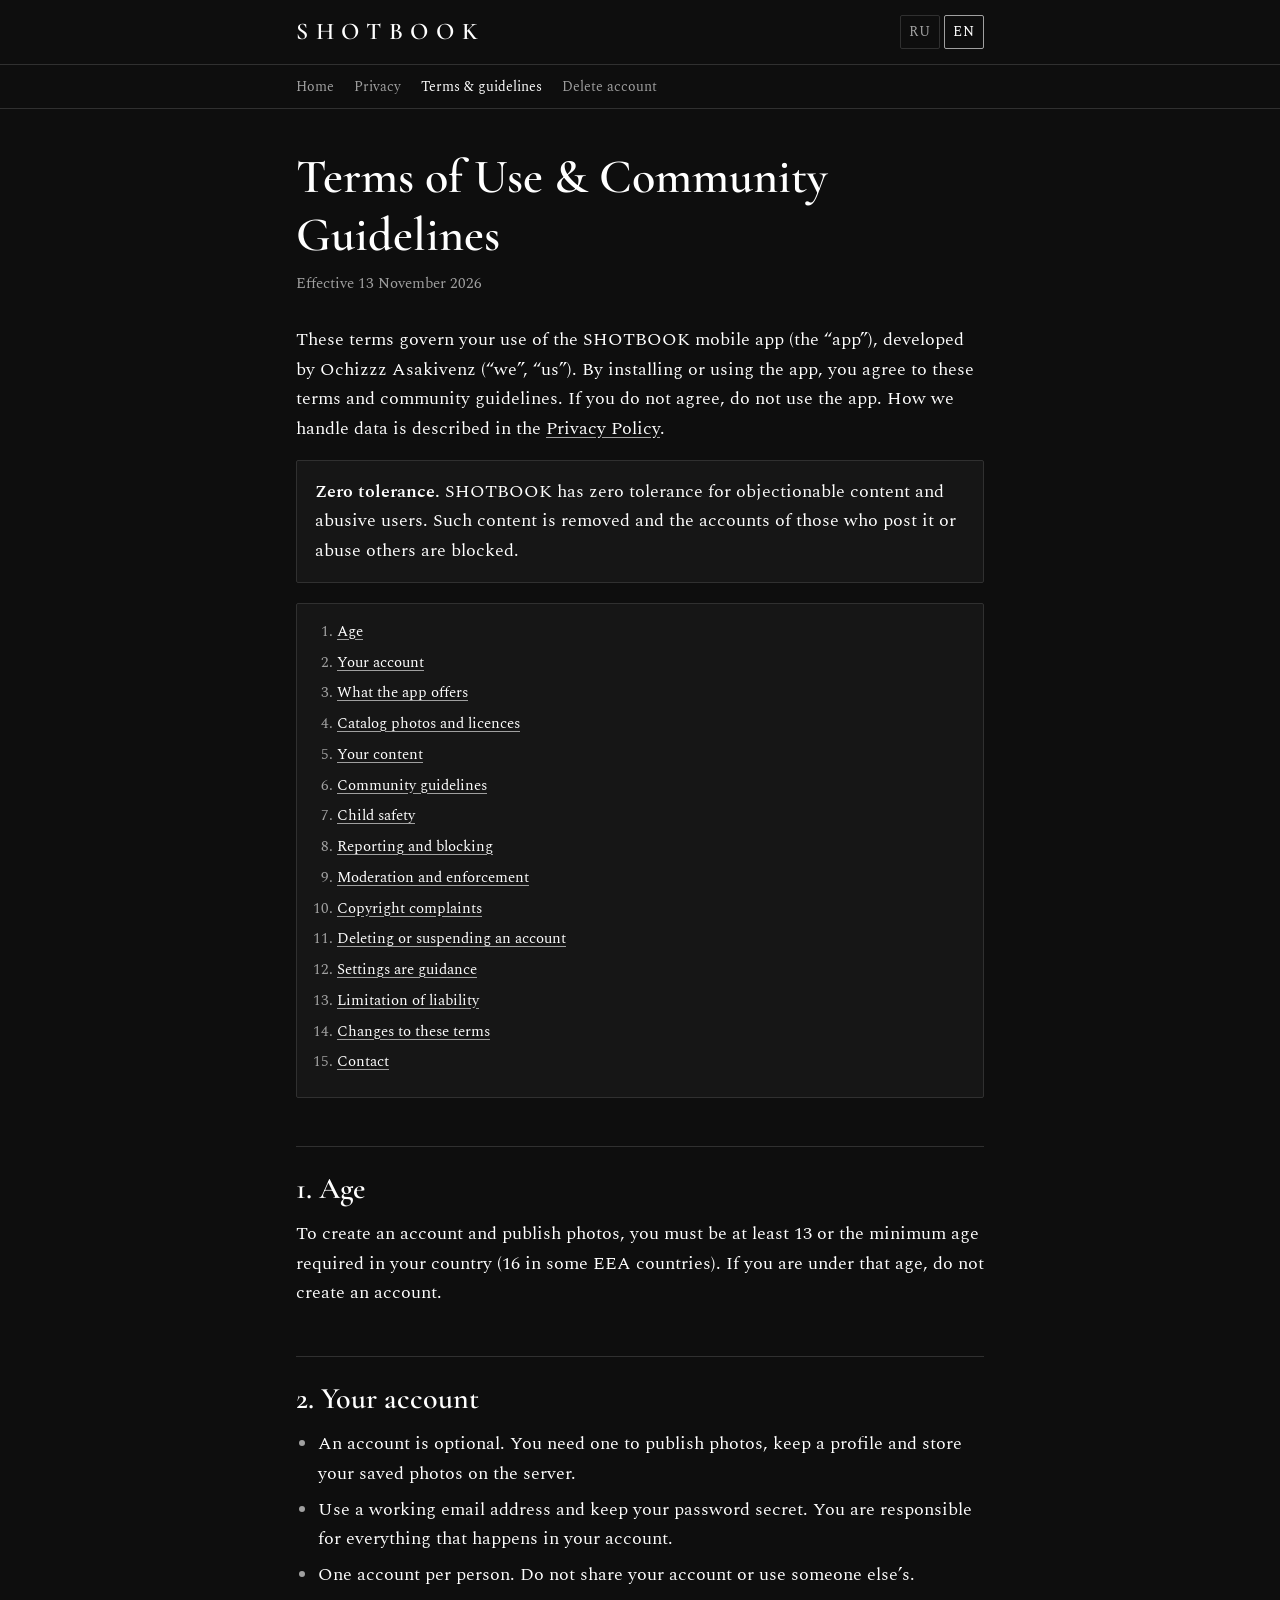
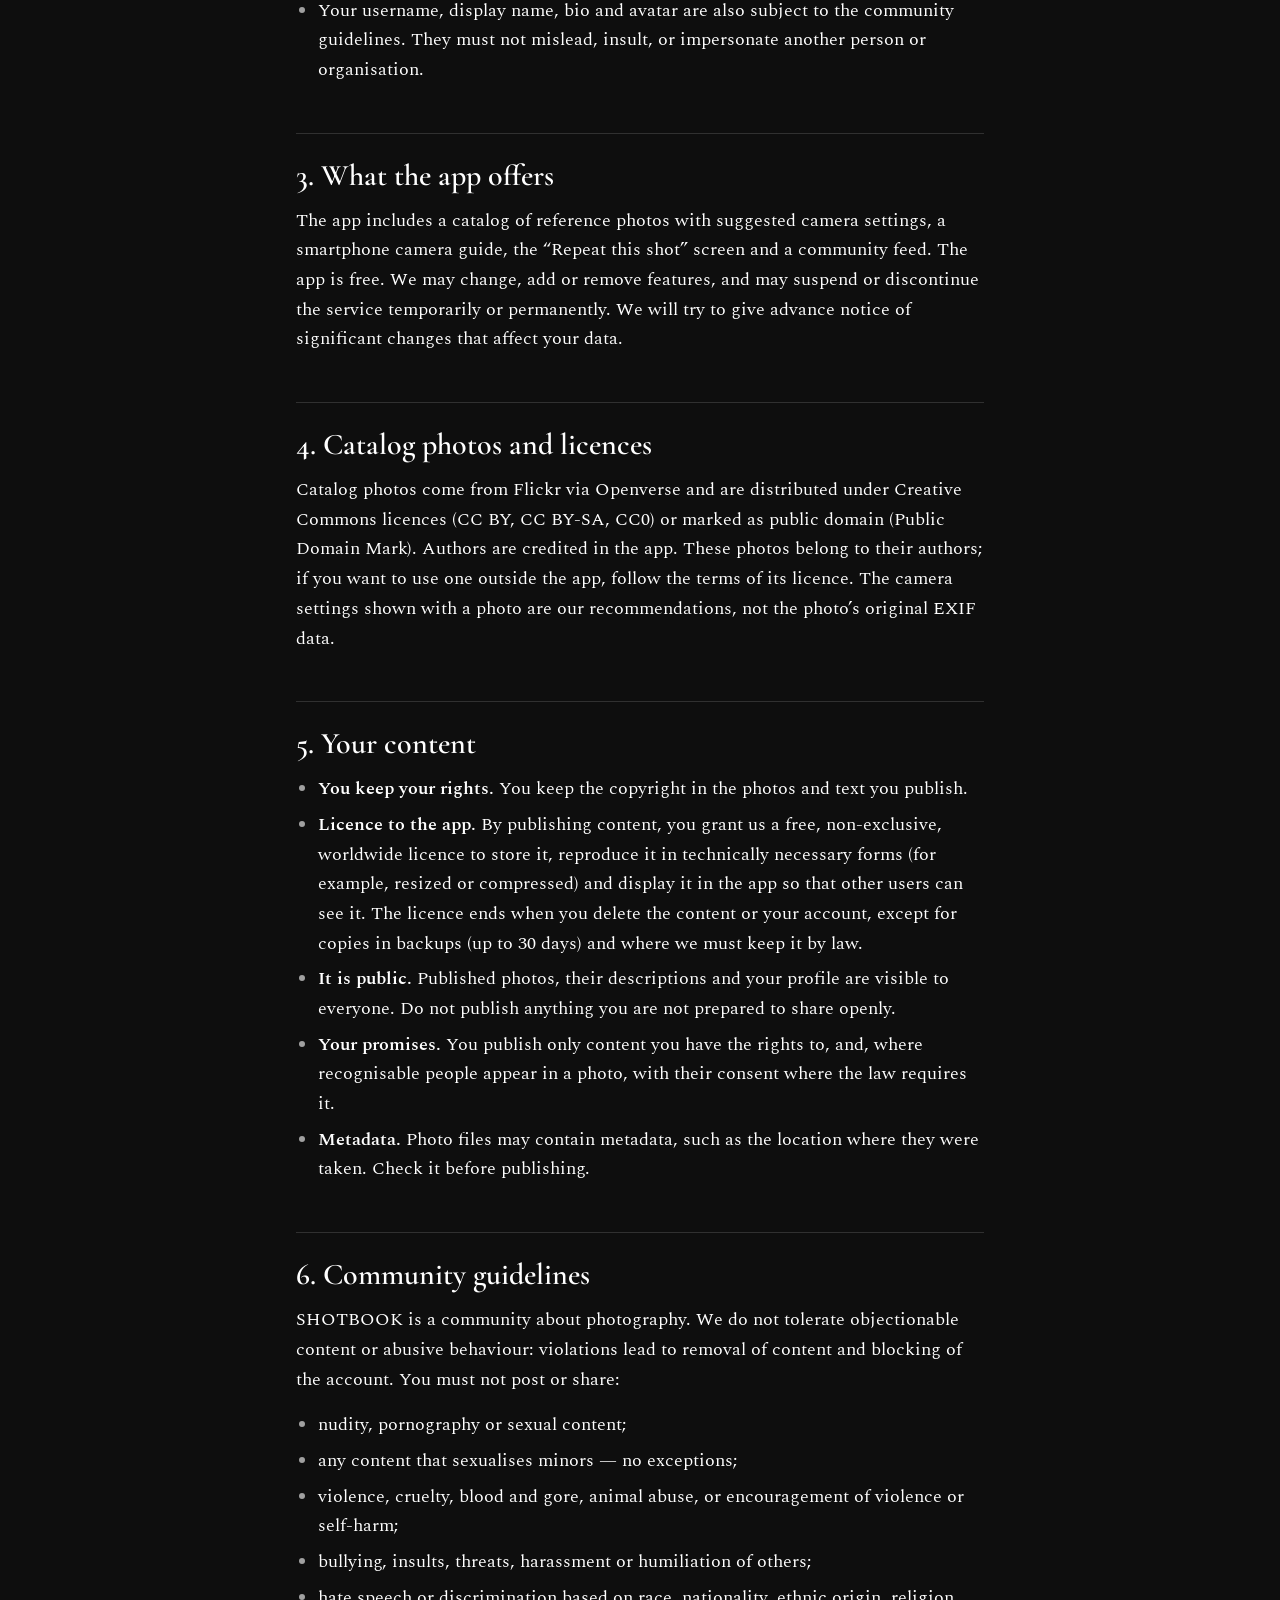
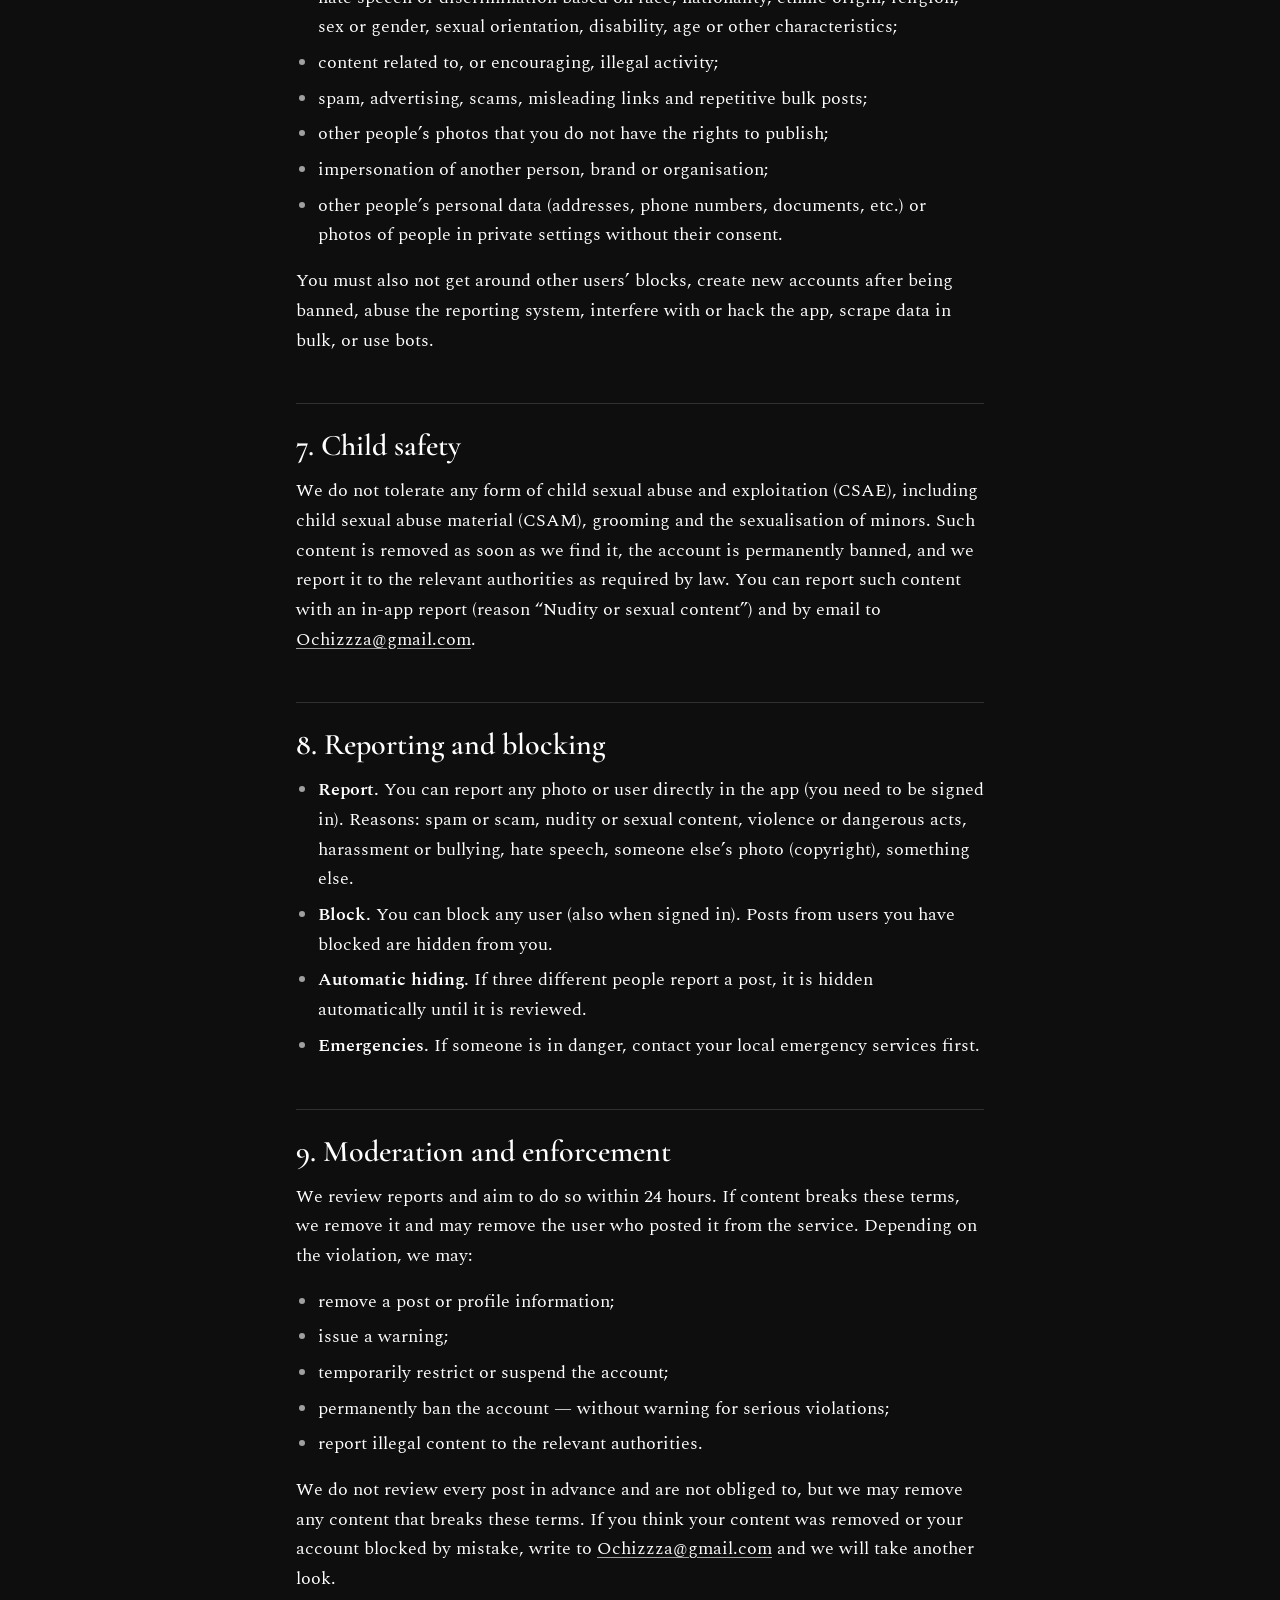
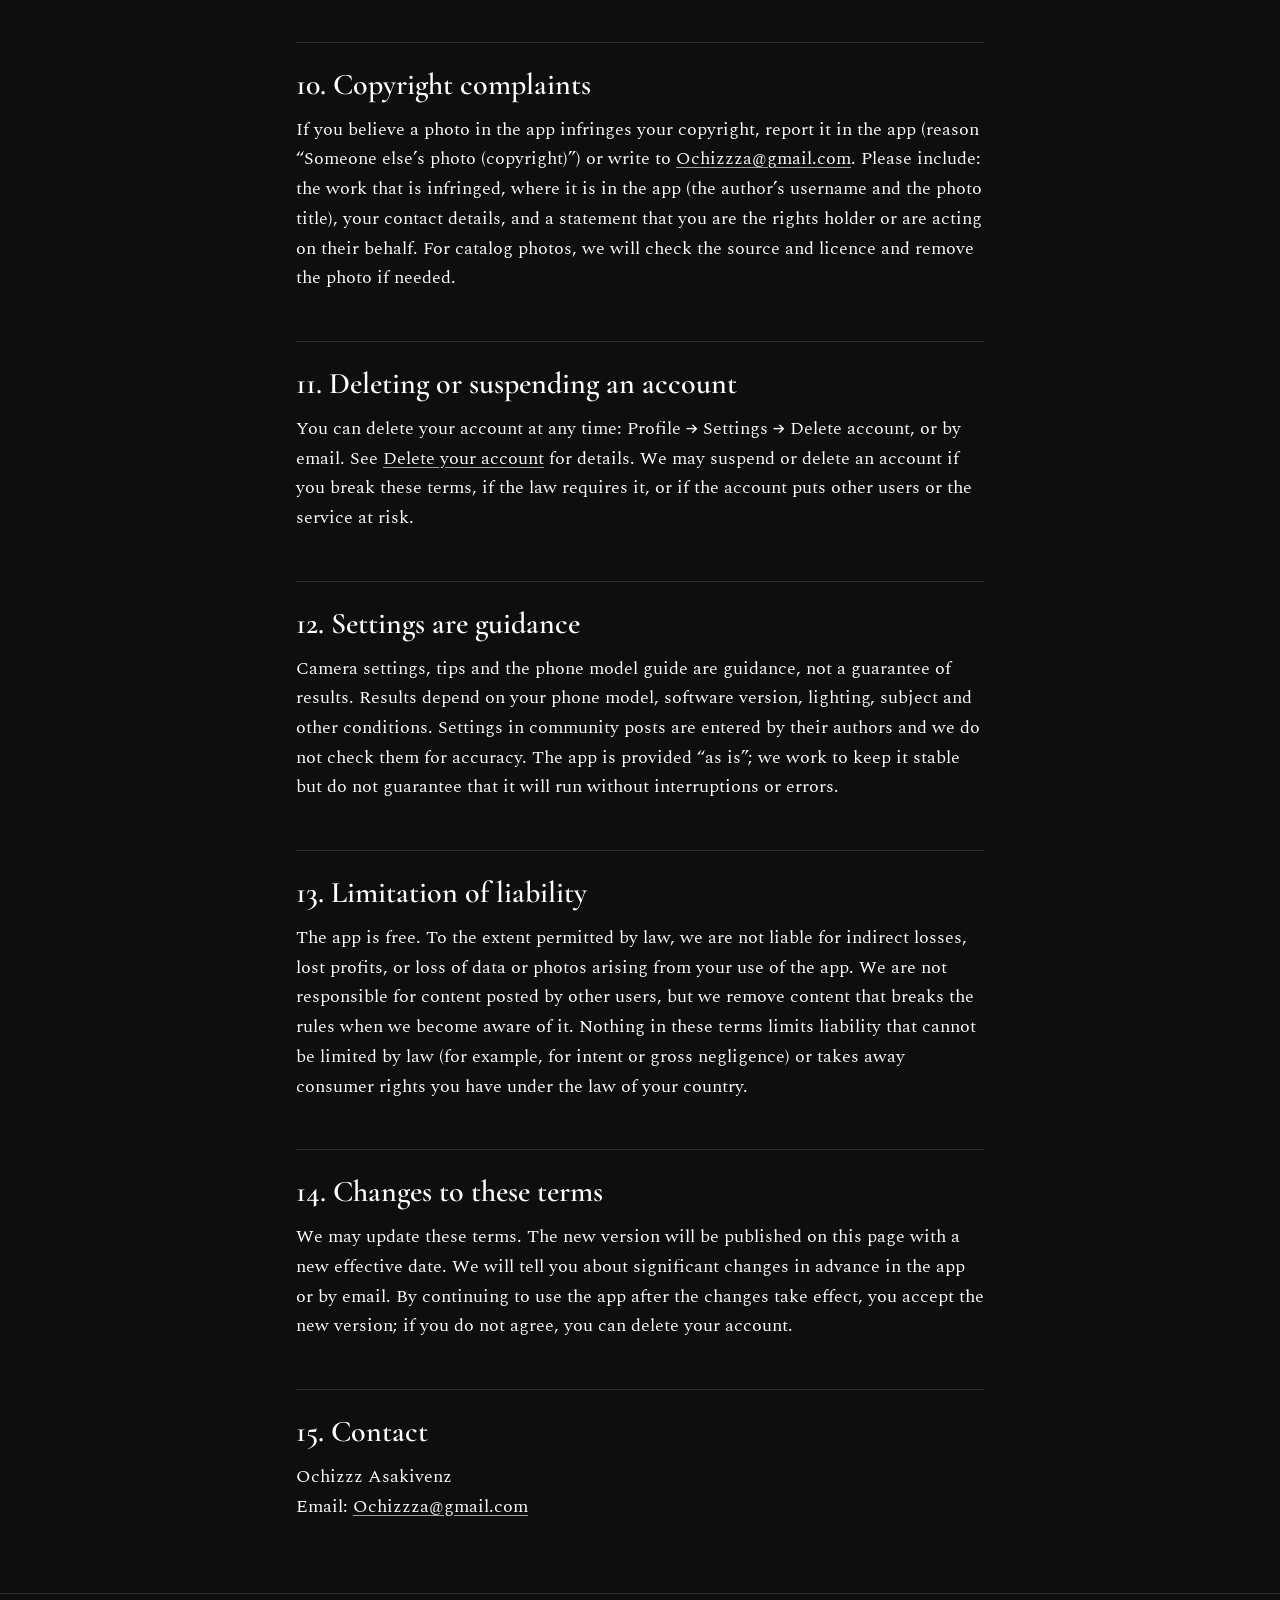
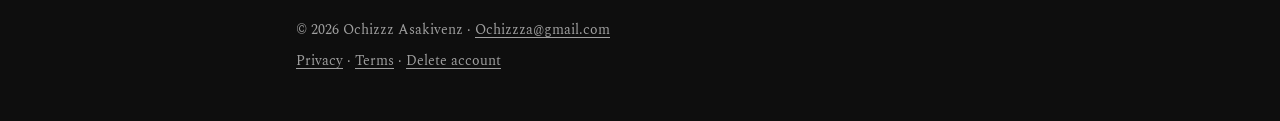
<file: docs/terms.en.html>
<!doctype html>
<html lang="en">
<head>
<meta charset="utf-8">
<meta name="viewport" content="width=device-width, initial-scale=1">
<title>Terms &amp; Guidelines — SHOTBOOK</title>
<meta name="description" content="SHOTBOOK Terms of Use and Community Guidelines: zero tolerance for objectionable content, reporting, blocking and moderation.">
<meta name="referrer" content="no-referrer">
<link rel="alternate" hreflang="ru" href="terms.html">
<link rel="alternate" hreflang="en" href="terms.en.html">
<link rel="preconnect" href="https://fonts.googleapis.com">
<link rel="preconnect" href="https://fonts.gstatic.com" crossorigin>
<link rel="stylesheet" href="https://fonts.googleapis.com/css2?family=Cormorant+Garamond:wght@600&amp;family=Spectral:wght@400;600&amp;display=swap">
<link rel="stylesheet" href="style.css">
</head>
<body>
<header class="site-header">
  <div class="wrap">
    <a class="wordmark" href="index.en.html">SHOTBOOK</a>
    <nav class="lang" aria-label="Language / Язык"><a href="terms.html" hreflang="ru" lang="ru">RU</a> <span aria-current="true">EN</span></nav>
  </div>
</header>
<nav class="page-nav" aria-label="Pages">
  <div class="wrap">
    <a href="index.en.html">Home</a>
    <a href="privacy.en.html">Privacy</a>
    <a href="terms.en.html" aria-current="page">Terms &amp; guidelines</a>
    <a href="delete-account.en.html">Delete account</a>
  </div>
</nav>

<main>
  <div class="wrap">
    <h1>Terms of Use &amp; Community Guidelines</h1>
    <p class="meta">Effective 13 November 2026</p>

    <p>These terms govern your use of the SHOTBOOK mobile app (the “app”), developed by Ochizzz Asakivenz (“we”, “us”). By installing or using the app, you agree to these terms and community guidelines. If you do not agree, do not use the app. How we handle data is described in the <a href="privacy.en.html">Privacy Policy</a>.</p>

    <div class="box">
      <p><strong>Zero tolerance.</strong> SHOTBOOK has zero tolerance for objectionable content and abusive users. Such content is removed and the accounts of those who post it or abuse others are blocked.</p>
    </div>

    <nav class="box toc" aria-label="Contents">
      <ol>
        <li><a href="#age">Age</a></li>
        <li><a href="#account">Your account</a></li>
        <li><a href="#service">What the app offers</a></li>
        <li><a href="#catalog">Catalog photos and licences</a></li>
        <li><a href="#your-content">Your content</a></li>
        <li><a href="#guidelines">Community guidelines</a></li>
        <li><a href="#child-safety">Child safety</a></li>
        <li><a href="#report">Reporting and blocking</a></li>
        <li><a href="#moderation">Moderation and enforcement</a></li>
        <li><a href="#copyright">Copyright complaints</a></li>
        <li><a href="#termination">Deleting or suspending an account</a></li>
        <li><a href="#disclaimer">Settings are guidance</a></li>
        <li><a href="#liability">Limitation of liability</a></li>
        <li><a href="#changes">Changes to these terms</a></li>
        <li><a href="#contact">Contact</a></li>
      </ol>
    </nav>

    <h2 id="age">1. Age</h2>
    <p>To create an account and publish photos, you must be at least 13 or the minimum age required in your country (16 in some EEA countries). If you are under that age, do not create an account.</p>

    <h2 id="account">2. Your account</h2>
    <ul>
      <li>An account is optional. You need one to publish photos, keep a profile and store your saved photos on the server.</li>
      <li>Use a working email address and keep your password secret. You are responsible for everything that happens in your account.</li>
      <li>One account per person. Do not share your account or use someone else’s.</li>
      <li>Your username, display name, bio and avatar are also subject to the community guidelines. They must not mislead, insult, or impersonate another person or organisation.</li>
    </ul>

    <h2 id="service">3. What the app offers</h2>
    <p>The app includes a catalog of reference photos with suggested camera settings, a smartphone camera guide, the “Repeat this shot” screen and a community feed. The app is free. We may change, add or remove features, and may suspend or discontinue the service temporarily or permanently. We will try to give advance notice of significant changes that affect your data.</p>

    <h2 id="catalog">4. Catalog photos and licences</h2>
    <p>Catalog photos come from Flickr via Openverse and are distributed under Creative Commons licences (CC BY, CC BY-SA, CC0) or marked as public domain (Public Domain Mark). Authors are credited in the app. These photos belong to their authors; if you want to use one outside the app, follow the terms of its licence. The camera settings shown with a photo are our recommendations, not the photo’s original EXIF data.</p>

    <h2 id="your-content">5. Your content</h2>
    <ul>
      <li><strong>You keep your rights.</strong> You keep the copyright in the photos and text you publish.</li>
      <li><strong>Licence to the app.</strong> By publishing content, you grant us a free, non-exclusive, worldwide licence to store it, reproduce it in technically necessary forms (for example, resized or compressed) and display it in the app so that other users can see it. The licence ends when you delete the content or your account, except for copies in backups (up to 30 days) and where we must keep it by law.</li>
      <li><strong>It is public.</strong> Published photos, their descriptions and your profile are visible to everyone. Do not publish anything you are not prepared to share openly.</li>
      <li><strong>Your promises.</strong> You publish only content you have the rights to, and, where recognisable people appear in a photo, with their consent where the law requires it.</li>
      <li><strong>Metadata.</strong> Photo files may contain metadata, such as the location where they were taken. Check it before publishing.</li>
    </ul>

    <h2 id="guidelines">6. Community guidelines</h2>
    <p>SHOTBOOK is a community about photography. We do not tolerate objectionable content or abusive behaviour: violations lead to removal of content and blocking of the account. You must not post or share:</p>
    <ul>
      <li>nudity, pornography or sexual content;</li>
      <li>any content that sexualises minors — no exceptions;</li>
      <li>violence, cruelty, blood and gore, animal abuse, or encouragement of violence or self-harm;</li>
      <li>bullying, insults, threats, harassment or humiliation of others;</li>
      <li>hate speech or discrimination based on race, nationality, ethnic origin, religion, sex or gender, sexual orientation, disability, age or other characteristics;</li>
      <li>content related to, or encouraging, illegal activity;</li>
      <li>spam, advertising, scams, misleading links and repetitive bulk posts;</li>
      <li>other people’s photos that you do not have the rights to publish;</li>
      <li>impersonation of another person, brand or organisation;</li>
      <li>other people’s personal data (addresses, phone numbers, documents, etc.) or photos of people in private settings without their consent.</li>
    </ul>
    <p>You must also not get around other users’ blocks, create new accounts after being banned, abuse the reporting system, interfere with or hack the app, scrape data in bulk, or use bots.</p>

    <h2 id="child-safety">7. Child safety</h2>
    <p>We do not tolerate any form of child sexual abuse and exploitation (CSAE), including child sexual abuse material (CSAM), grooming and the sexualisation of minors. Such content is removed as soon as we find it, the account is permanently banned, and we report it to the relevant authorities as required by law. You can report such content with an in-app report (reason “Nudity or sexual content”) and by email to <a href="mailto:Ochizzza@gmail.com">Ochizzza@gmail.com</a>.</p>

    <h2 id="report">8. Reporting and blocking</h2>
    <ul>
      <li><strong>Report.</strong> You can report any photo or user directly in the app (you need to be signed in). Reasons: spam or scam, nudity or sexual content, violence or dangerous acts, harassment or bullying, hate speech, someone else’s photo (copyright), something else.</li>
      <li><strong>Block.</strong> You can block any user (also when signed in). Posts from users you have blocked are hidden from you.</li>
      <li><strong>Automatic hiding.</strong> If three different people report a post, it is hidden automatically until it is reviewed.</li>
      <li><strong>Emergencies.</strong> If someone is in danger, contact your local emergency services first.</li>
    </ul>

    <h2 id="moderation">9. Moderation and enforcement</h2>
    <p>We review reports and aim to do so within 24 hours. If content breaks these terms, we remove it and may remove the user who posted it from the service. Depending on the violation, we may:</p>
    <ul>
      <li>remove a post or profile information;</li>
      <li>issue a warning;</li>
      <li>temporarily restrict or suspend the account;</li>
      <li>permanently ban the account — without warning for serious violations;</li>
      <li>report illegal content to the relevant authorities.</li>
    </ul>
    <p>We do not review every post in advance and are not obliged to, but we may remove any content that breaks these terms. If you think your content was removed or your account blocked by mistake, write to <a href="mailto:Ochizzza@gmail.com">Ochizzza@gmail.com</a> and we will take another look.</p>

    <h2 id="copyright">10. Copyright complaints</h2>
    <p>If you believe a photo in the app infringes your copyright, report it in the app (reason “Someone else’s photo (copyright)”) or write to <a href="mailto:Ochizzza@gmail.com">Ochizzza@gmail.com</a>. Please include: the work that is infringed, where it is in the app (the author’s username and the photo title), your contact details, and a statement that you are the rights holder or are acting on their behalf. For catalog photos, we will check the source and licence and remove the photo if needed.</p>

    <h2 id="termination">11. Deleting or suspending an account</h2>
    <p>You can delete your account at any time: Profile → Settings → Delete account, or by email. See <a href="delete-account.en.html">Delete your account</a> for details. We may suspend or delete an account if you break these terms, if the law requires it, or if the account puts other users or the service at risk.</p>

    <h2 id="disclaimer">12. Settings are guidance</h2>
    <p>Camera settings, tips and the phone model guide are guidance, not a guarantee of results. Results depend on your phone model, software version, lighting, subject and other conditions. Settings in community posts are entered by their authors and we do not check them for accuracy. The app is provided “as is”; we work to keep it stable but do not guarantee that it will run without interruptions or errors.</p>

    <h2 id="liability">13. Limitation of liability</h2>
    <p>The app is free. To the extent permitted by law, we are not liable for indirect losses, lost profits, or loss of data or photos arising from your use of the app. We are not responsible for content posted by other users, but we remove content that breaks the rules when we become aware of it. Nothing in these terms limits liability that cannot be limited by law (for example, for intent or gross negligence) or takes away consumer rights you have under the law of your country.</p>

    <h2 id="changes">14. Changes to these terms</h2>
    <p>We may update these terms. The new version will be published on this page with a new effective date. We will tell you about significant changes in advance in the app or by email. By continuing to use the app after the changes take effect, you accept the new version; if you do not agree, you can delete your account.</p>

    <h2 id="contact">15. Contact</h2>
    <p>Ochizzz Asakivenz<br>Email: <a href="mailto:Ochizzza@gmail.com">Ochizzza@gmail.com</a></p>
  </div>
</main>

<footer class="site-footer">
  <div class="wrap">
    <p>© 2026 Ochizzz Asakivenz · <a href="mailto:Ochizzza@gmail.com">Ochizzza@gmail.com</a></p>
    <p><a href="privacy.en.html">Privacy</a> · <a href="terms.en.html">Terms</a> · <a href="delete-account.en.html">Delete account</a></p>
  </div>
</footer>
</body>
</html>
</file>
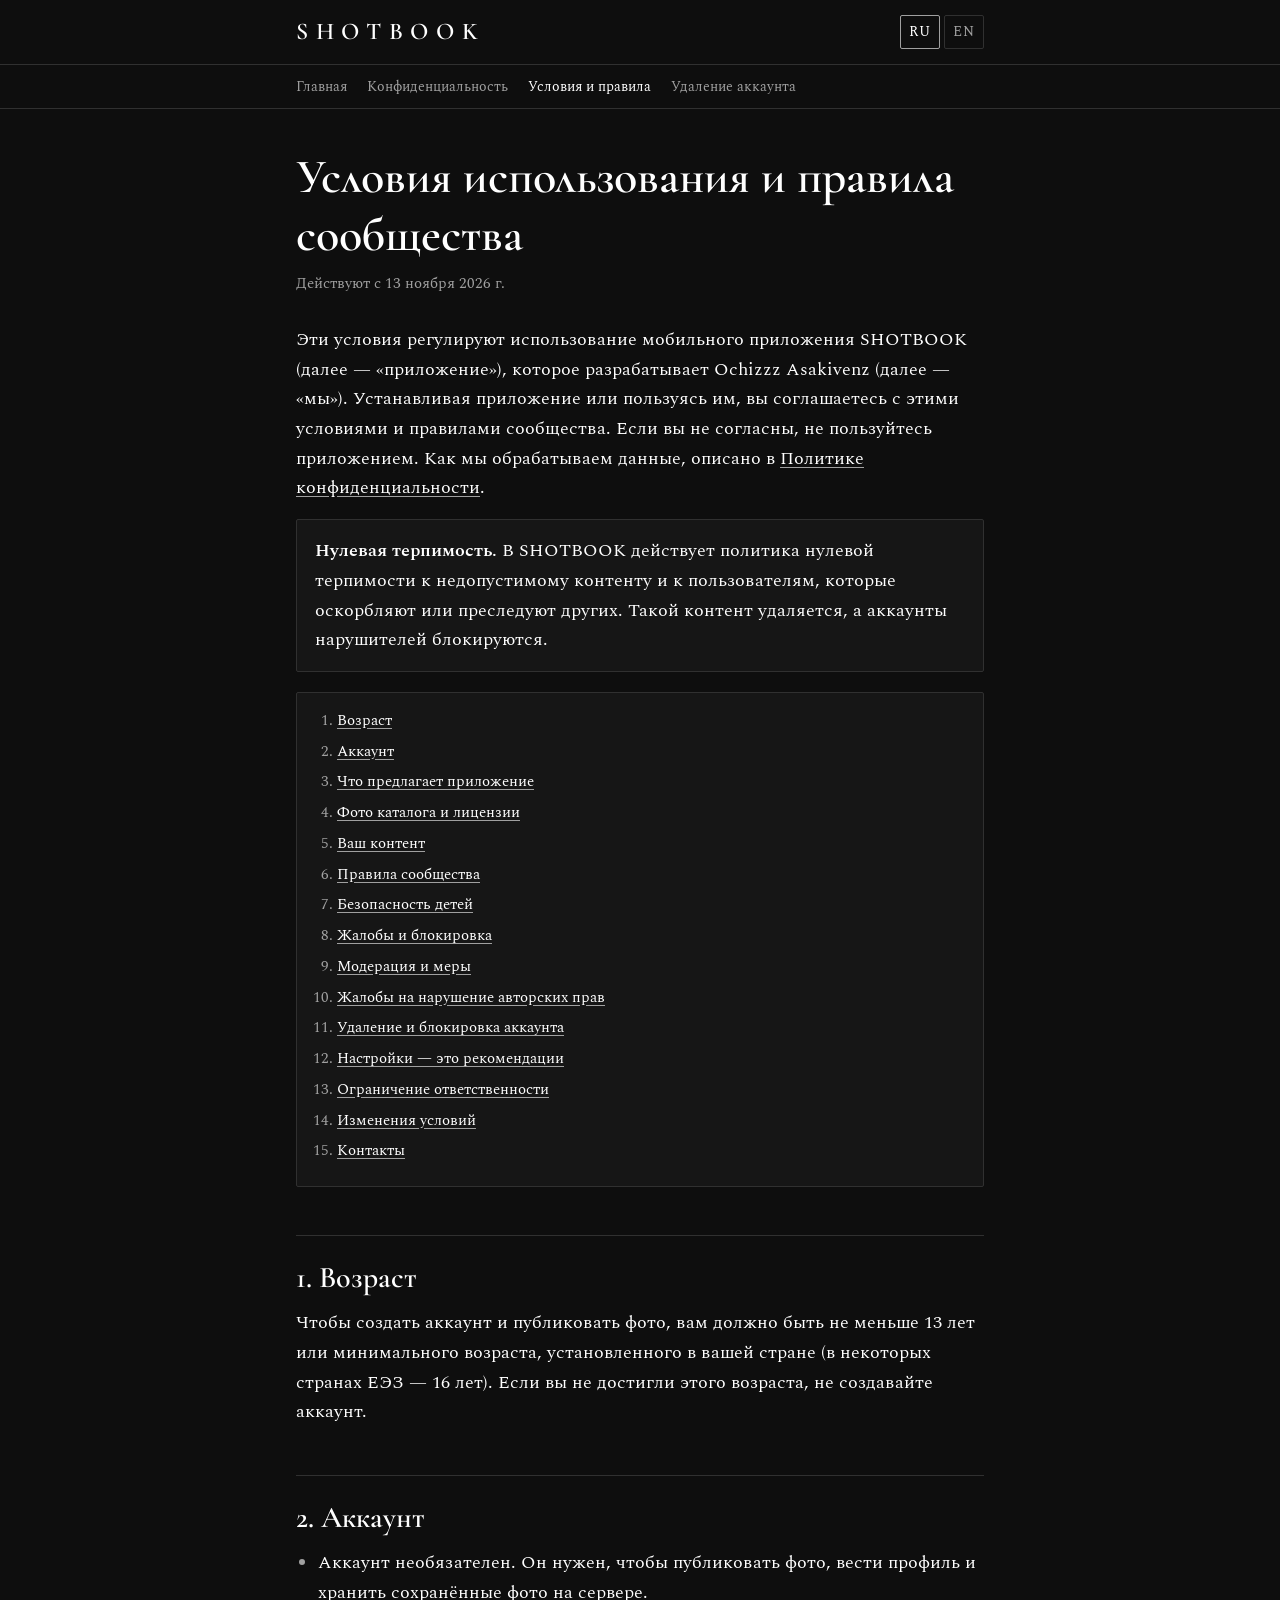
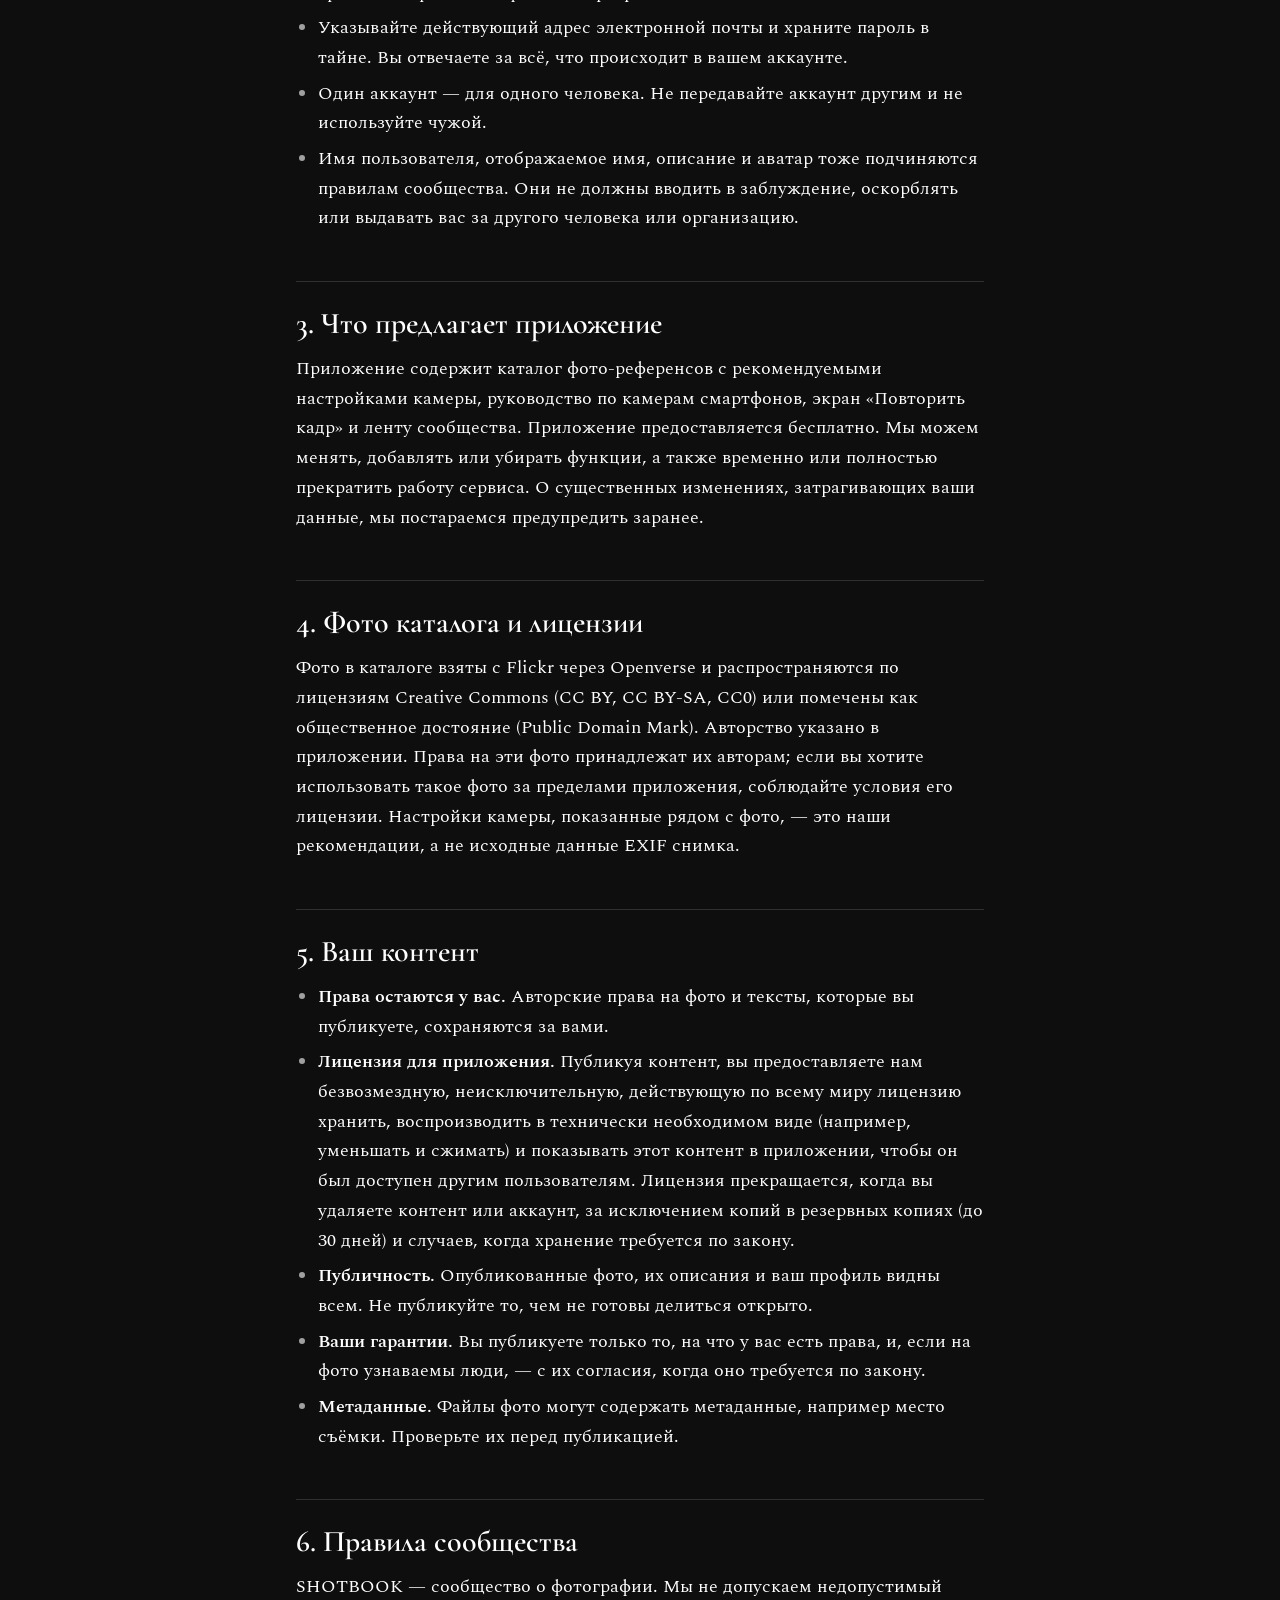
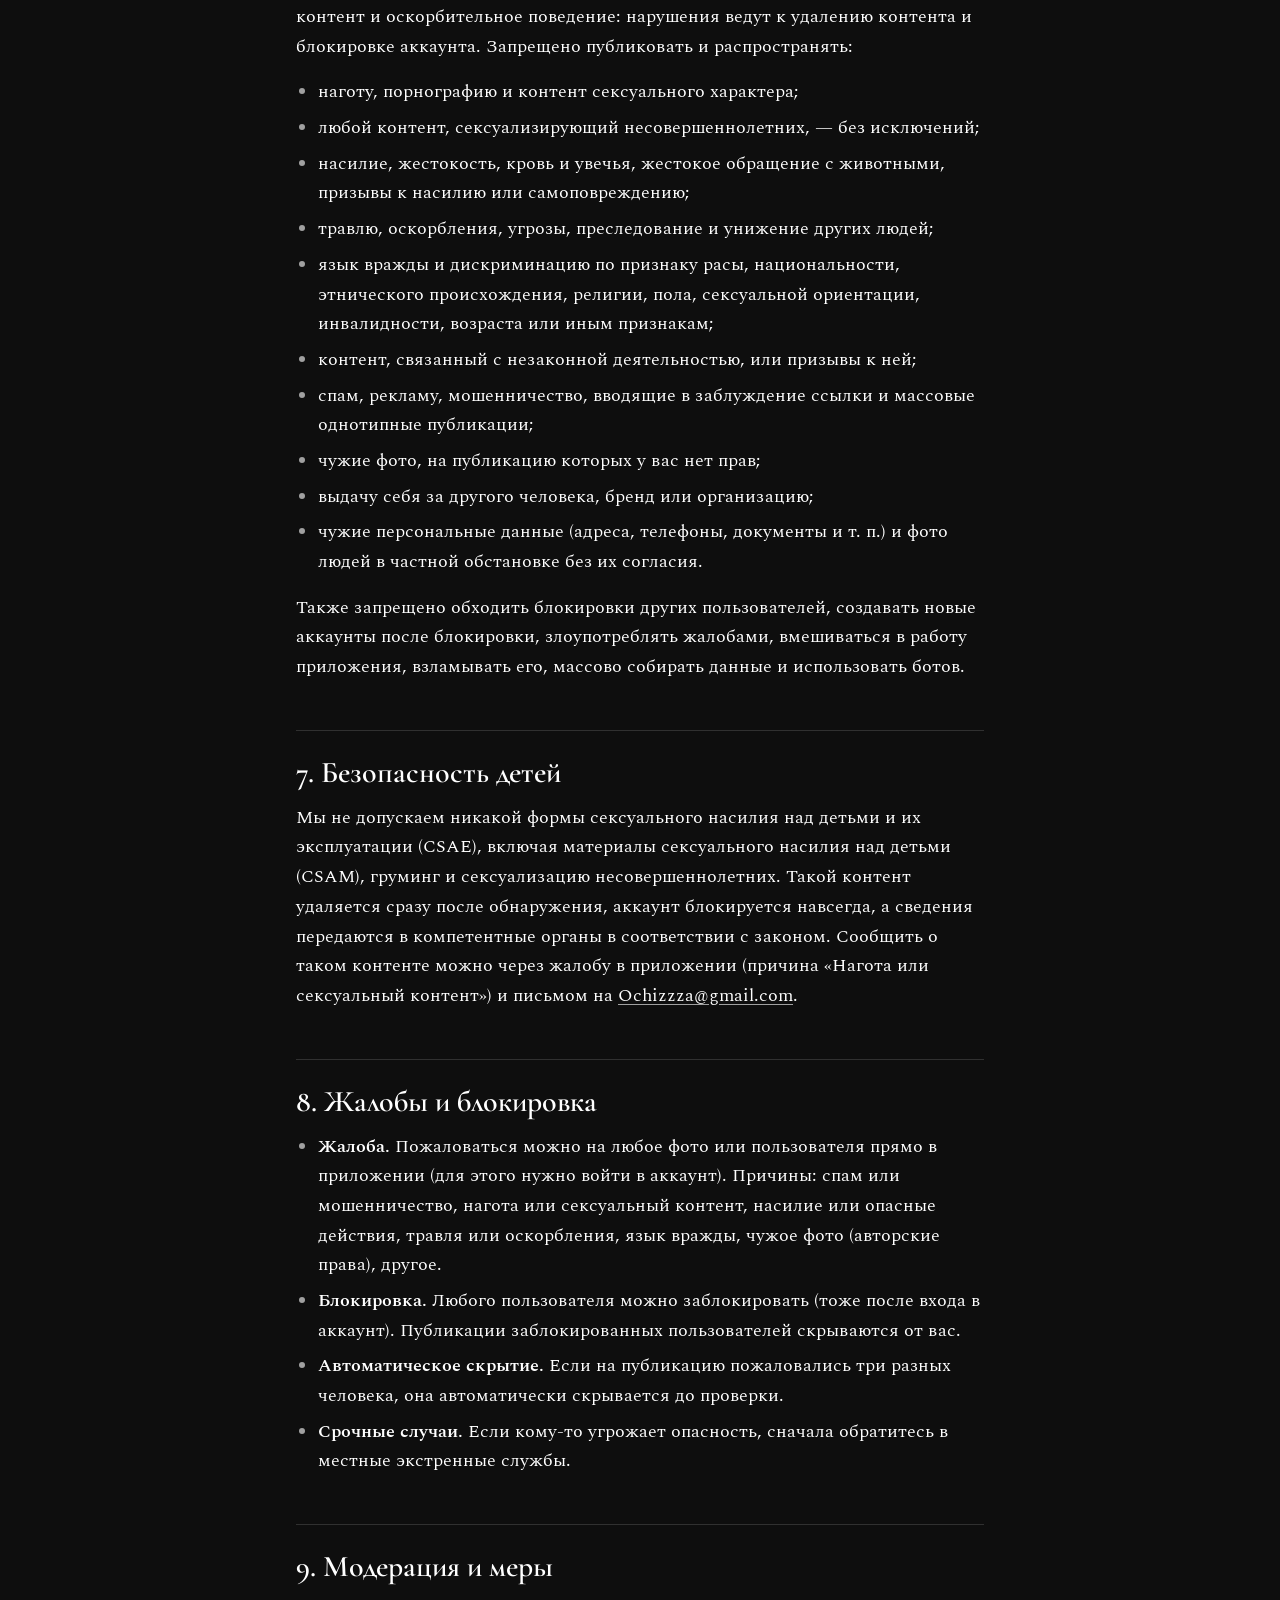
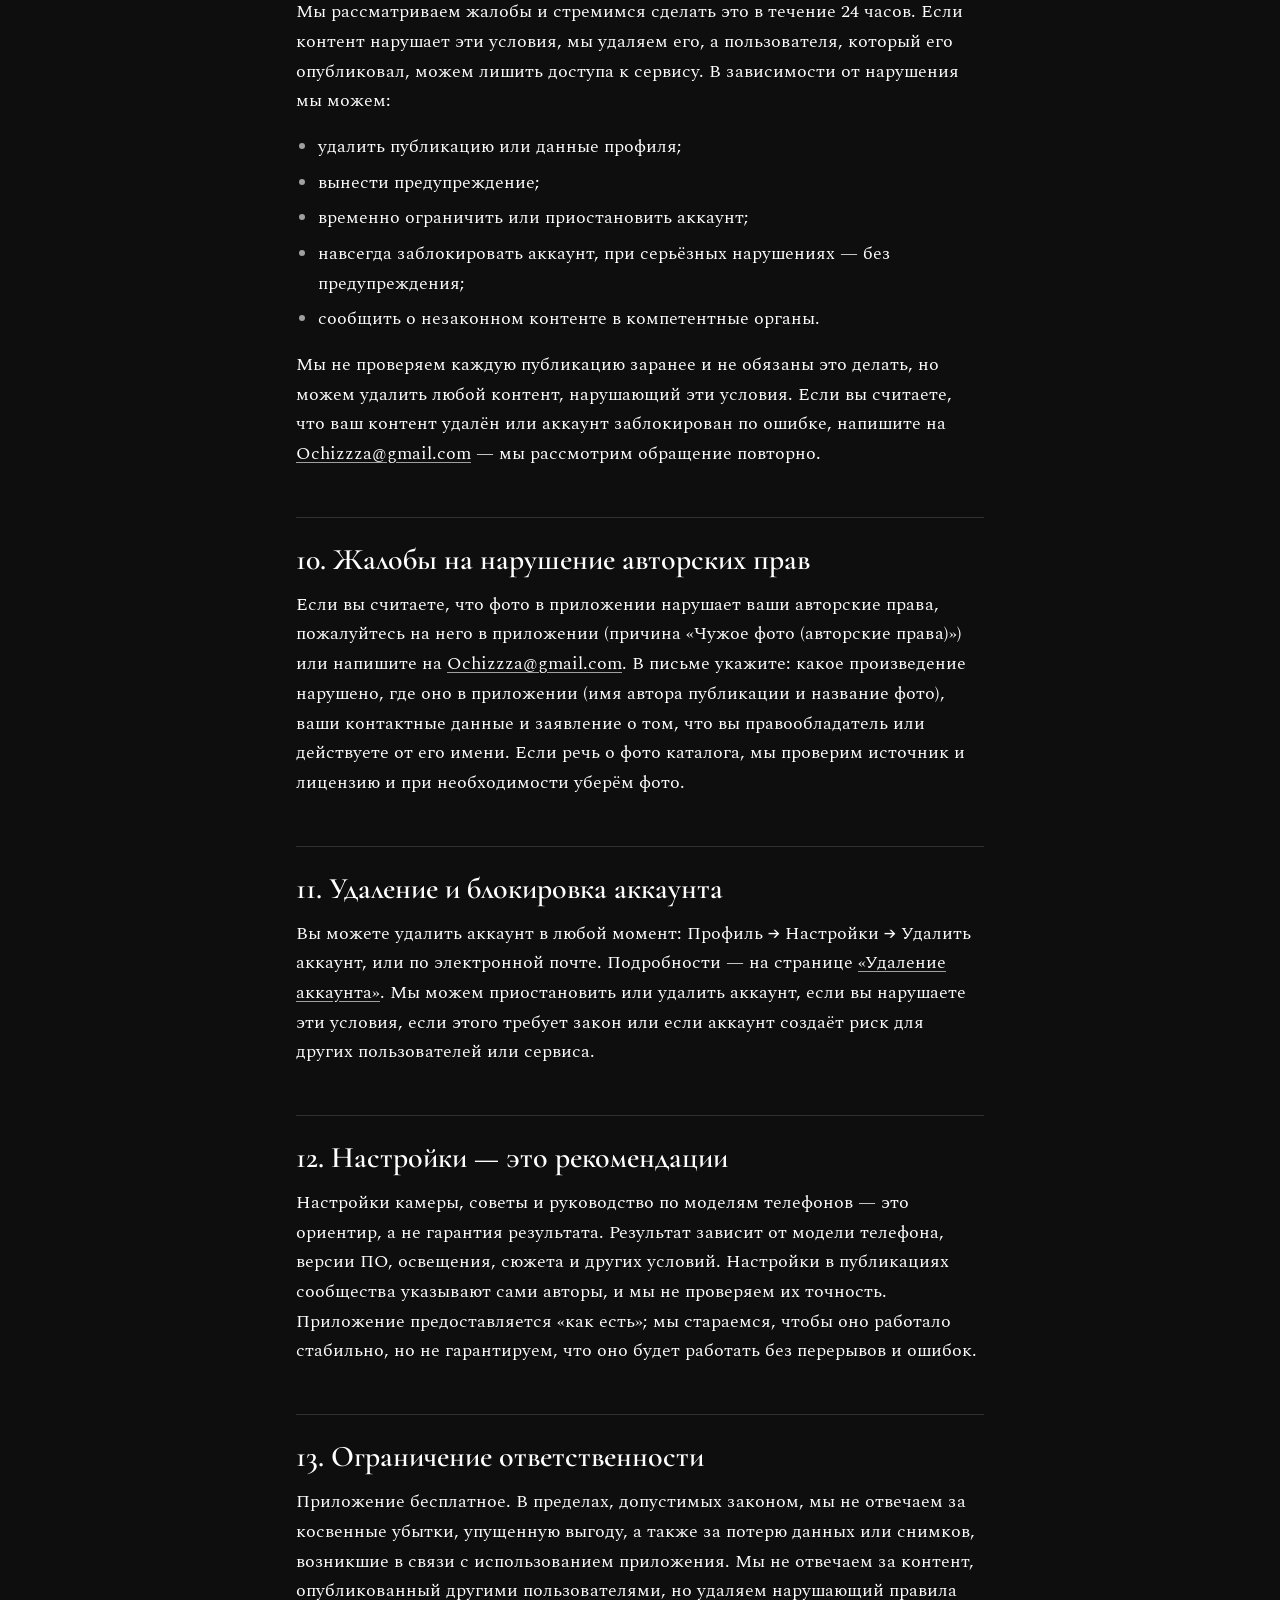
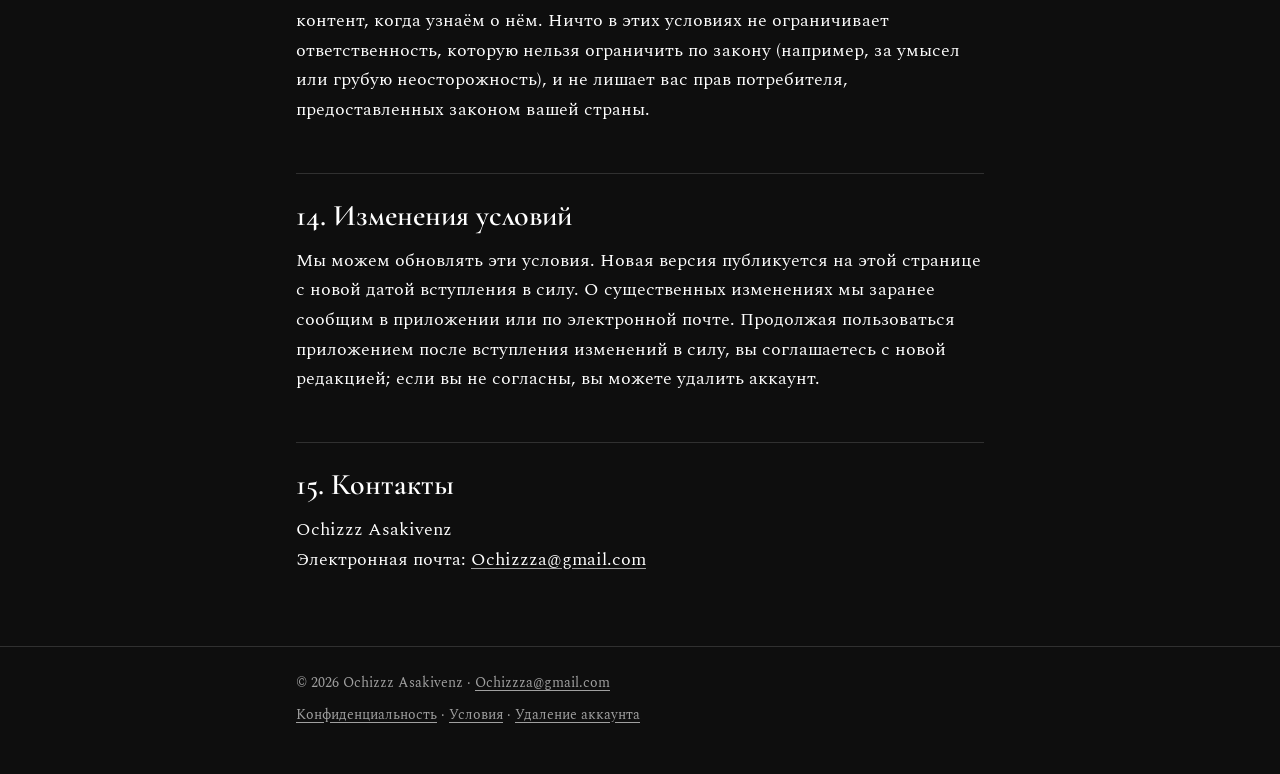
<file: docs/terms.html>
<!doctype html>
<html lang="ru">
<head>
<meta charset="utf-8">
<meta name="viewport" content="width=device-width, initial-scale=1">
<title>Условия и правила — SHOTBOOK</title>
<meta name="description" content="Условия использования и правила сообщества приложения SHOTBOOK: нулевая терпимость к недопустимому контенту, жалобы, блокировка и модерация.">
<meta name="referrer" content="no-referrer">
<link rel="alternate" hreflang="ru" href="terms.html">
<link rel="alternate" hreflang="en" href="terms.en.html">
<link rel="preconnect" href="https://fonts.googleapis.com">
<link rel="preconnect" href="https://fonts.gstatic.com" crossorigin>
<link rel="stylesheet" href="https://fonts.googleapis.com/css2?family=Cormorant+Garamond:wght@600&amp;family=Spectral:wght@400;600&amp;display=swap">
<link rel="stylesheet" href="style.css">
</head>
<body>
<header class="site-header">
  <div class="wrap">
    <a class="wordmark" href="index.html">SHOTBOOK</a>
    <nav class="lang" aria-label="Язык / Language"><span aria-current="true">RU</span> <a href="terms.en.html" hreflang="en" lang="en">EN</a></nav>
  </div>
</header>
<nav class="page-nav" aria-label="Разделы">
  <div class="wrap">
    <a href="index.html">Главная</a>
    <a href="privacy.html">Конфиденциальность</a>
    <a href="terms.html" aria-current="page">Условия и правила</a>
    <a href="delete-account.html">Удаление аккаунта</a>
  </div>
</nav>

<main>
  <div class="wrap">
    <h1>Условия использования и правила сообщества</h1>
    <p class="meta">Действуют с 13 ноября 2026 г.</p>

    <p>Эти условия регулируют использование мобильного приложения SHOTBOOK (далее — «приложение»), которое разрабатывает Ochizzz Asakivenz (далее — «мы»). Устанавливая приложение или пользуясь им, вы соглашаетесь с этими условиями и правилами сообщества. Если вы не согласны, не пользуйтесь приложением. Как мы обрабатываем данные, описано в <a href="privacy.html">Политике конфиденциальности</a>.</p>

    <div class="box">
      <p><strong>Нулевая терпимость.</strong> В SHOTBOOK действует политика нулевой терпимости к недопустимому контенту и к пользователям, которые оскорбляют или преследуют других. Такой контент удаляется, а аккаунты нарушителей блокируются.</p>
    </div>

    <nav class="box toc" aria-label="Содержание">
      <ol>
        <li><a href="#age">Возраст</a></li>
        <li><a href="#account">Аккаунт</a></li>
        <li><a href="#service">Что предлагает приложение</a></li>
        <li><a href="#catalog">Фото каталога и лицензии</a></li>
        <li><a href="#your-content">Ваш контент</a></li>
        <li><a href="#guidelines">Правила сообщества</a></li>
        <li><a href="#child-safety">Безопасность детей</a></li>
        <li><a href="#report">Жалобы и блокировка</a></li>
        <li><a href="#moderation">Модерация и меры</a></li>
        <li><a href="#copyright">Жалобы на нарушение авторских прав</a></li>
        <li><a href="#termination">Удаление и блокировка аккаунта</a></li>
        <li><a href="#disclaimer">Настройки — это рекомендации</a></li>
        <li><a href="#liability">Ограничение ответственности</a></li>
        <li><a href="#changes">Изменения условий</a></li>
        <li><a href="#contact">Контакты</a></li>
      </ol>
    </nav>

    <h2 id="age">1. Возраст</h2>
    <p>Чтобы создать аккаунт и публиковать фото, вам должно быть не меньше 13 лет или минимального возраста, установленного в вашей стране (в некоторых странах ЕЭЗ — 16 лет). Если вы не достигли этого возраста, не создавайте аккаунт.</p>

    <h2 id="account">2. Аккаунт</h2>
    <ul>
      <li>Аккаунт необязателен. Он нужен, чтобы публиковать фото, вести профиль и хранить сохранённые фото на сервере.</li>
      <li>Указывайте действующий адрес электронной почты и храните пароль в тайне. Вы отвечаете за всё, что происходит в вашем аккаунте.</li>
      <li>Один аккаунт — для одного человека. Не передавайте аккаунт другим и не используйте чужой.</li>
      <li>Имя пользователя, отображаемое имя, описание и аватар тоже подчиняются правилам сообщества. Они не должны вводить в заблуждение, оскорблять или выдавать вас за другого человека или организацию.</li>
    </ul>

    <h2 id="service">3. Что предлагает приложение</h2>
    <p>Приложение содержит каталог фото-референсов с рекомендуемыми настройками камеры, руководство по камерам смартфонов, экран «Повторить кадр» и ленту сообщества. Приложение предоставляется бесплатно. Мы можем менять, добавлять или убирать функции, а также временно или полностью прекратить работу сервиса. О существенных изменениях, затрагивающих ваши данные, мы постараемся предупредить заранее.</p>

    <h2 id="catalog">4. Фото каталога и лицензии</h2>
    <p>Фото в каталоге взяты с Flickr через Openverse и распространяются по лицензиям Creative Commons (CC BY, CC BY-SA, CC0) или помечены как общественное достояние (Public Domain Mark). Авторство указано в приложении. Права на эти фото принадлежат их авторам; если вы хотите использовать такое фото за пределами приложения, соблюдайте условия его лицензии. Настройки камеры, показанные рядом с фото, — это наши рекомендации, а не исходные данные EXIF снимка.</p>

    <h2 id="your-content">5. Ваш контент</h2>
    <ul>
      <li><strong>Права остаются у вас.</strong> Авторские права на фото и тексты, которые вы публикуете, сохраняются за вами.</li>
      <li><strong>Лицензия для приложения.</strong> Публикуя контент, вы предоставляете нам безвозмездную, неисключительную, действующую по всему миру лицензию хранить, воспроизводить в технически необходимом виде (например, уменьшать и сжимать) и показывать этот контент в приложении, чтобы он был доступен другим пользователям. Лицензия прекращается, когда вы удаляете контент или аккаунт, за исключением копий в резервных копиях (до 30 дней) и случаев, когда хранение требуется по закону.</li>
      <li><strong>Публичность.</strong> Опубликованные фото, их описания и ваш профиль видны всем. Не публикуйте то, чем не готовы делиться открыто.</li>
      <li><strong>Ваши гарантии.</strong> Вы публикуете только то, на что у вас есть права, и, если на фото узнаваемы люди, — с их согласия, когда оно требуется по закону.</li>
      <li><strong>Метаданные.</strong> Файлы фото могут содержать метаданные, например место съёмки. Проверьте их перед публикацией.</li>
    </ul>

    <h2 id="guidelines">6. Правила сообщества</h2>
    <p>SHOTBOOK — сообщество о фотографии. Мы не допускаем недопустимый контент и оскорбительное поведение: нарушения ведут к удалению контента и блокировке аккаунта. Запрещено публиковать и распространять:</p>
    <ul>
      <li>наготу, порнографию и контент сексуального характера;</li>
      <li>любой контент, сексуализирующий несовершеннолетних, — без исключений;</li>
      <li>насилие, жестокость, кровь и увечья, жестокое обращение с животными, призывы к насилию или самоповреждению;</li>
      <li>травлю, оскорбления, угрозы, преследование и унижение других людей;</li>
      <li>язык вражды и дискриминацию по признаку расы, национальности, этнического происхождения, религии, пола, сексуальной ориентации, инвалидности, возраста или иным признакам;</li>
      <li>контент, связанный с незаконной деятельностью, или призывы к ней;</li>
      <li>спам, рекламу, мошенничество, вводящие в заблуждение ссылки и массовые однотипные публикации;</li>
      <li>чужие фото, на публикацию которых у вас нет прав;</li>
      <li>выдачу себя за другого человека, бренд или организацию;</li>
      <li>чужие персональные данные (адреса, телефоны, документы и т. п.) и фото людей в частной обстановке без их согласия.</li>
    </ul>
    <p>Также запрещено обходить блокировки других пользователей, создавать новые аккаунты после блокировки, злоупотреблять жалобами, вмешиваться в работу приложения, взламывать его, массово собирать данные и использовать ботов.</p>

    <h2 id="child-safety">7. Безопасность детей</h2>
    <p>Мы не допускаем никакой формы сексуального насилия над детьми и их эксплуатации (CSAE), включая материалы сексуального насилия над детьми (CSAM), груминг и сексуализацию несовершеннолетних. Такой контент удаляется сразу после обнаружения, аккаунт блокируется навсегда, а сведения передаются в компетентные органы в соответствии с законом. Сообщить о таком контенте можно через жалобу в приложении (причина «Нагота или сексуальный контент») и письмом на <a href="mailto:Ochizzza@gmail.com">Ochizzza@gmail.com</a>.</p>

    <h2 id="report">8. Жалобы и блокировка</h2>
    <ul>
      <li><strong>Жалоба.</strong> Пожаловаться можно на любое фото или пользователя прямо в приложении (для этого нужно войти в аккаунт). Причины: спам или мошенничество, нагота или сексуальный контент, насилие или опасные действия, травля или оскорбления, язык вражды, чужое фото (авторские права), другое.</li>
      <li><strong>Блокировка.</strong> Любого пользователя можно заблокировать (тоже после входа в аккаунт). Публикации заблокированных пользователей скрываются от вас.</li>
      <li><strong>Автоматическое скрытие.</strong> Если на публикацию пожаловались три разных человека, она автоматически скрывается до проверки.</li>
      <li><strong>Срочные случаи.</strong> Если кому-то угрожает опасность, сначала обратитесь в местные экстренные службы.</li>
    </ul>

    <h2 id="moderation">9. Модерация и меры</h2>
    <p>Мы рассматриваем жалобы и стремимся сделать это в течение 24 часов. Если контент нарушает эти условия, мы удаляем его, а пользователя, который его опубликовал, можем лишить доступа к сервису. В зависимости от нарушения мы можем:</p>
    <ul>
      <li>удалить публикацию или данные профиля;</li>
      <li>вынести предупреждение;</li>
      <li>временно ограничить или приостановить аккаунт;</li>
      <li>навсегда заблокировать аккаунт, при серьёзных нарушениях — без предупреждения;</li>
      <li>сообщить о незаконном контенте в компетентные органы.</li>
    </ul>
    <p>Мы не проверяем каждую публикацию заранее и не обязаны это делать, но можем удалить любой контент, нарушающий эти условия. Если вы считаете, что ваш контент удалён или аккаунт заблокирован по ошибке, напишите на <a href="mailto:Ochizzza@gmail.com">Ochizzza@gmail.com</a> — мы рассмотрим обращение повторно.</p>

    <h2 id="copyright">10. Жалобы на нарушение авторских прав</h2>
    <p>Если вы считаете, что фото в приложении нарушает ваши авторские права, пожалуйтесь на него в приложении (причина «Чужое фото (авторские права)») или напишите на <a href="mailto:Ochizzza@gmail.com">Ochizzza@gmail.com</a>. В письме укажите: какое произведение нарушено, где оно в приложении (имя автора публикации и название фото), ваши контактные данные и заявление о том, что вы правообладатель или действуете от его имени. Если речь о фото каталога, мы проверим источник и лицензию и при необходимости уберём фото.</p>

    <h2 id="termination">11. Удаление и блокировка аккаунта</h2>
    <p>Вы можете удалить аккаунт в любой момент: Профиль → Настройки → Удалить аккаунт, или по электронной почте. Подробности — на странице <a href="delete-account.html">«Удаление аккаунта»</a>. Мы можем приостановить или удалить аккаунт, если вы нарушаете эти условия, если этого требует закон или если аккаунт создаёт риск для других пользователей или сервиса.</p>

    <h2 id="disclaimer">12. Настройки — это рекомендации</h2>
    <p>Настройки камеры, советы и руководство по моделям телефонов — это ориентир, а не гарантия результата. Результат зависит от модели телефона, версии ПО, освещения, сюжета и других условий. Настройки в публикациях сообщества указывают сами авторы, и мы не проверяем их точность. Приложение предоставляется «как есть»; мы стараемся, чтобы оно работало стабильно, но не гарантируем, что оно будет работать без перерывов и ошибок.</p>

    <h2 id="liability">13. Ограничение ответственности</h2>
    <p>Приложение бесплатное. В пределах, допустимых законом, мы не отвечаем за косвенные убытки, упущенную выгоду, а также за потерю данных или снимков, возникшие в связи с использованием приложения. Мы не отвечаем за контент, опубликованный другими пользователями, но удаляем нарушающий правила контент, когда узнаём о нём. Ничто в этих условиях не ограничивает ответственность, которую нельзя ограничить по закону (например, за умысел или грубую неосторожность), и не лишает вас прав потребителя, предоставленных законом вашей страны.</p>

    <h2 id="changes">14. Изменения условий</h2>
    <p>Мы можем обновлять эти условия. Новая версия публикуется на этой странице с новой датой вступления в силу. О существенных изменениях мы заранее сообщим в приложении или по электронной почте. Продолжая пользоваться приложением после вступления изменений в силу, вы соглашаетесь с новой редакцией; если вы не согласны, вы можете удалить аккаунт.</p>

    <h2 id="contact">15. Контакты</h2>
    <p>Ochizzz Asakivenz<br>Электронная почта: <a href="mailto:Ochizzza@gmail.com">Ochizzza@gmail.com</a></p>
  </div>
</main>

<footer class="site-footer">
  <div class="wrap">
    <p>© 2026 Ochizzz Asakivenz · <a href="mailto:Ochizzza@gmail.com">Ochizzza@gmail.com</a></p>
    <p><a href="privacy.html">Конфиденциальность</a> · <a href="terms.html">Условия</a> · <a href="delete-account.html">Удаление аккаунта</a></p>
  </div>
</footer>
</body>
</html>
</file>
<file: docs/style.css>
/* SHOTBOOK — shared styles for the public legal pages. No JS, no trackers. */
:root {
  --bg: #0E0E0E;
  --text: #FFFFFF;
  --muted: #A0A0A0;
  --border: #303030;
  --surface: #161616;
  --radius: 2px;
  --heading: "Cormorant Garamond", Georgia, "Times New Roman", serif;
  --body: "Spectral", Georgia, "Times New Roman", serif;
  color-scheme: dark;
}

*, *::before, *::after { box-sizing: border-box; }

html { -webkit-text-size-adjust: 100%; text-size-adjust: 100%; }

body {
  margin: 0;
  background: var(--bg);
  color: var(--text);
  font-family: var(--body);
  font-weight: 400;
  font-size: 17px;
  line-height: 1.65;
  overflow-wrap: break-word;
}

.wrap {
  max-width: 720px;
  margin: 0 auto;
  padding: 0 16px;
}

/* Header */
.site-header {
  border-bottom: 1px solid var(--border);
}
.site-header .wrap {
  display: flex;
  align-items: center;
  justify-content: space-between;
  gap: 16px;
  min-height: 64px;
}
.wordmark {
  font-family: var(--heading);
  font-weight: 600;
  font-size: 22px;
  letter-spacing: 0.32em;
  color: var(--text);
  text-decoration: none;
  /* compensate trailing letter-spacing so it looks centred in its box */
  margin-right: -0.32em;
}
.lang {
  font-size: 14px;
  color: var(--muted);
  white-space: nowrap;
}
.lang a, .lang span {
  display: inline-block;
  padding: 4px 8px;
  border: 1px solid var(--border);
  border-radius: var(--radius);
  color: var(--muted);
  text-decoration: none;
  letter-spacing: 0.08em;
}
.lang span[aria-current] {
  color: var(--text);
  border-color: var(--muted);
}
.lang a:hover, .lang a:focus-visible { color: var(--text); border-color: var(--muted); }

/* Page nav */
.page-nav {
  border-bottom: 1px solid var(--border);
  font-size: 14px;
}
.page-nav .wrap {
  display: flex;
  flex-wrap: wrap;
  gap: 4px 20px;
  padding-top: 10px;
  padding-bottom: 10px;
}
.page-nav a { color: var(--muted); text-decoration: none; }
.page-nav a:hover, .page-nav a:focus-visible { color: var(--text); }
.page-nav a[aria-current="page"] { color: var(--text); }

/* Content */
main { padding: 40px 0 56px; }

h1, h2, h3 {
  font-family: var(--heading);
  font-weight: 600;
  line-height: 1.2;
  margin: 0;
}
h1 { font-size: 40px; margin-bottom: 8px; }
h2 {
  font-size: 28px;
  margin-top: 48px;
  margin-bottom: 12px;
  padding-top: 24px;
  border-top: 1px solid var(--border);
}
h3 { font-size: 22px; margin-top: 28px; margin-bottom: 8px; }

p, ul, ol, table, dl { margin: 0 0 16px; }
ul, ol { padding-left: 22px; }
li { margin-bottom: 6px; }
li::marker { color: var(--muted); }

a { color: var(--text); text-decoration: underline; text-decoration-color: var(--muted); text-underline-offset: 3px; }
a:hover, a:focus-visible { text-decoration-color: var(--text); }
:focus-visible { outline: 2px solid var(--text); outline-offset: 2px; }

strong { font-weight: 600; }

.lead { font-size: 19px; color: var(--text); }
.meta { color: var(--muted); font-size: 15px; margin-bottom: 28px; }
.muted { color: var(--muted); }

.box {
  border: 1px solid var(--border);
  border-radius: var(--radius);
  background: var(--surface);
  padding: 16px 18px;
  margin: 0 0 20px;
}
.box > :last-child { margin-bottom: 0; }

.toc { font-size: 15px; }
.toc ol { margin: 0; }

.card-list { list-style: none; padding: 0; margin: 24px 0; }
.card-list li { margin: 0 0 12px; }
.card-list a {
  display: block;
  border: 1px solid var(--border);
  border-radius: var(--radius);
  padding: 16px 18px;
  text-decoration: none;
}
.card-list a:hover, .card-list a:focus-visible { border-color: var(--muted); }
.card-list .title { font-family: var(--heading); font-weight: 600; font-size: 22px; display: block; }
.card-list .desc { color: var(--muted); font-size: 15px; display: block; }

code, .mono {
  font-family: ui-monospace, SFMono-Regular, Menlo, Consolas, monospace;
  font-size: 0.9em;
  background: var(--surface);
  border: 1px solid var(--border);
  border-radius: var(--radius);
  padding: 1px 5px;
}

/* Tables scroll inside themselves, never the page */
.table-scroll { overflow-x: auto; margin: 0 0 20px; border: 1px solid var(--border); border-radius: var(--radius); }
table { width: 100%; border-collapse: collapse; font-size: 15px; margin: 0; }
th, td { text-align: left; vertical-align: top; padding: 10px 12px; border-bottom: 1px solid var(--border); }
tr:last-child td { border-bottom: 0; }
th { font-family: var(--heading); font-weight: 600; font-size: 17px; color: var(--text); background: var(--surface); }
td { color: var(--text); }

ol.steps { counter-reset: step; list-style: none; padding: 0; }
ol.steps > li {
  counter-increment: step;
  position: relative;
  padding-left: 44px;
  margin-bottom: 14px;
  min-height: 30px;
}
ol.steps > li::before {
  content: counter(step);
  position: absolute;
  left: 0; top: 0;
  width: 30px; height: 30px;
  border: 1px solid var(--border);
  border-radius: var(--radius);
  display: flex; align-items: center; justify-content: center;
  font-family: var(--heading); font-weight: 600; font-size: 18px;
}

/* Footer */
.site-footer {
  border-top: 1px solid var(--border);
  color: var(--muted);
  font-size: 14px;
  padding: 24px 0 40px;
}
.site-footer a { color: var(--muted); }
.site-footer p { margin: 0 0 8px; }

@media (min-width: 640px) {
  body { font-size: 18px; }
  h1 { font-size: 48px; }
  h2 { font-size: 30px; }
  .wordmark { font-size: 24px; }
}

@media print {
  :root { --bg: #fff; --text: #000; --muted: #444; --border: #bbb; --surface: #fff; }
  .page-nav, .lang { display: none; }
}
</file>
